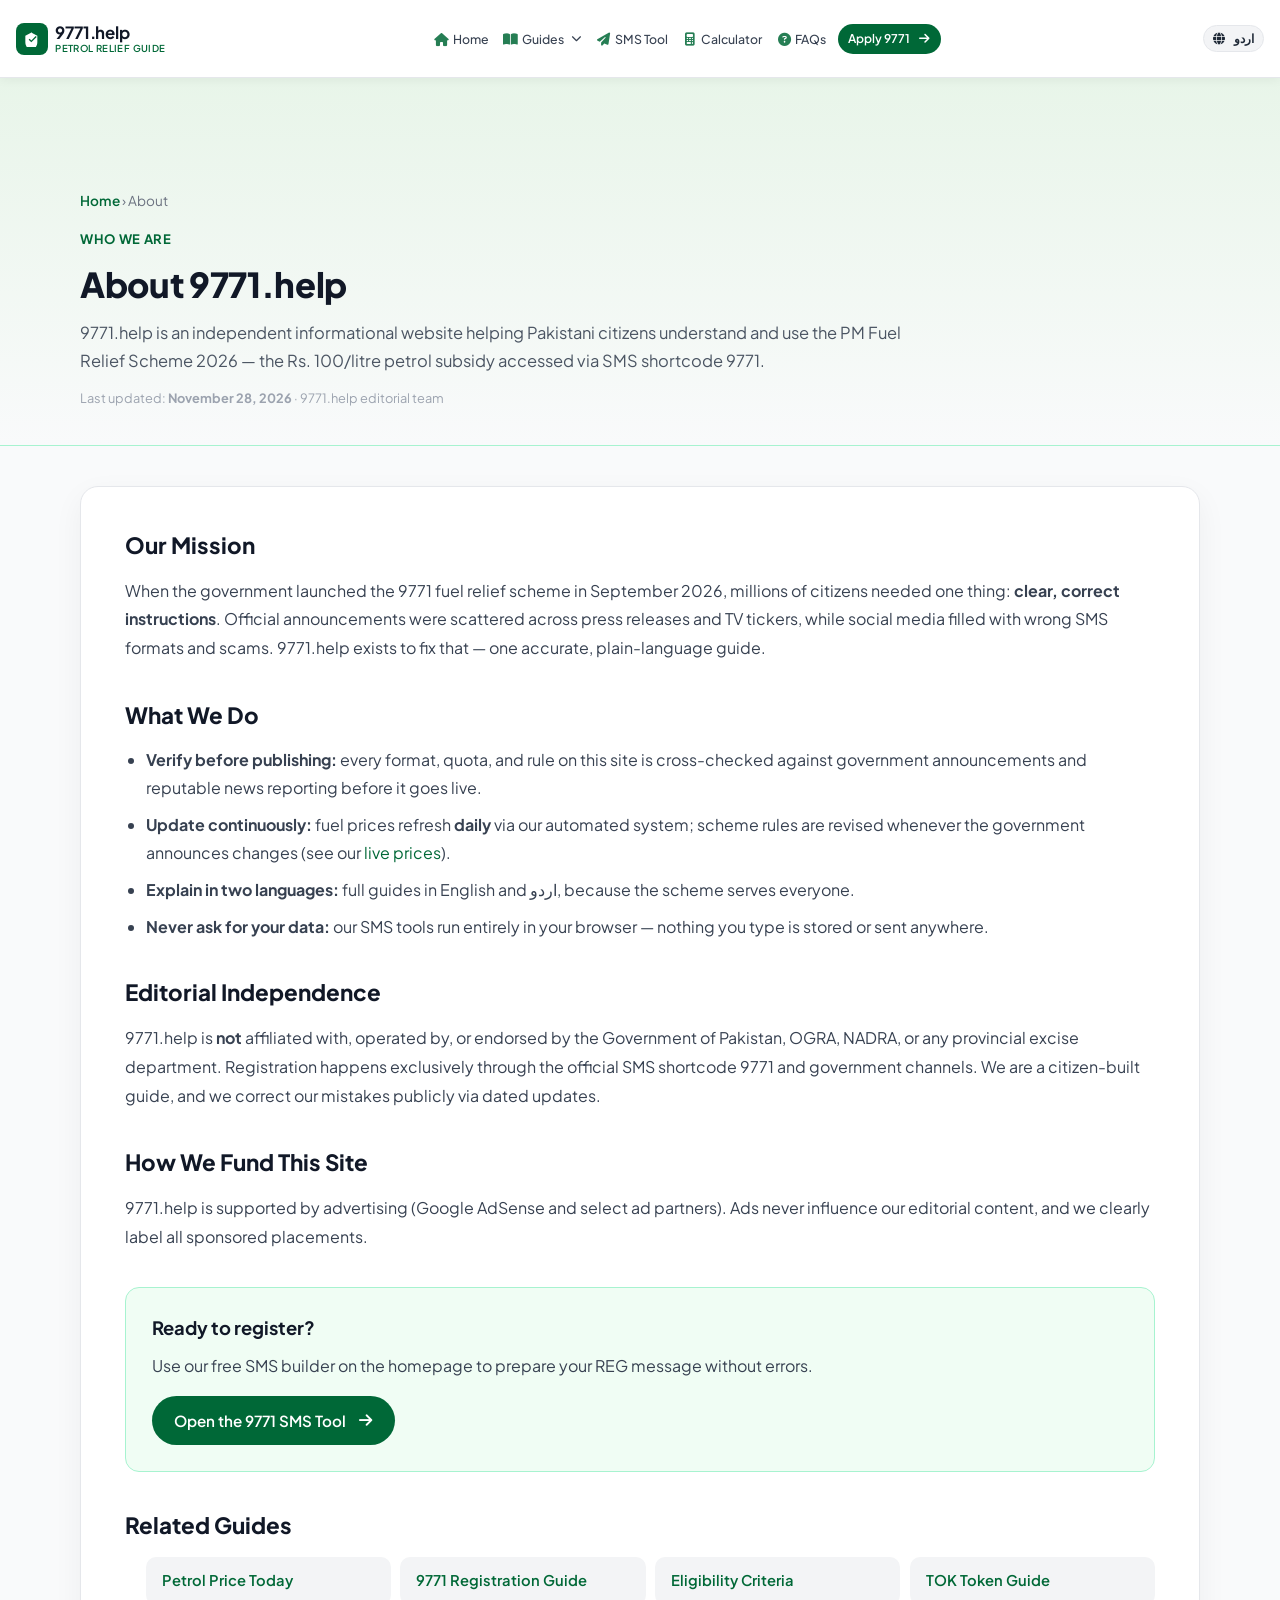
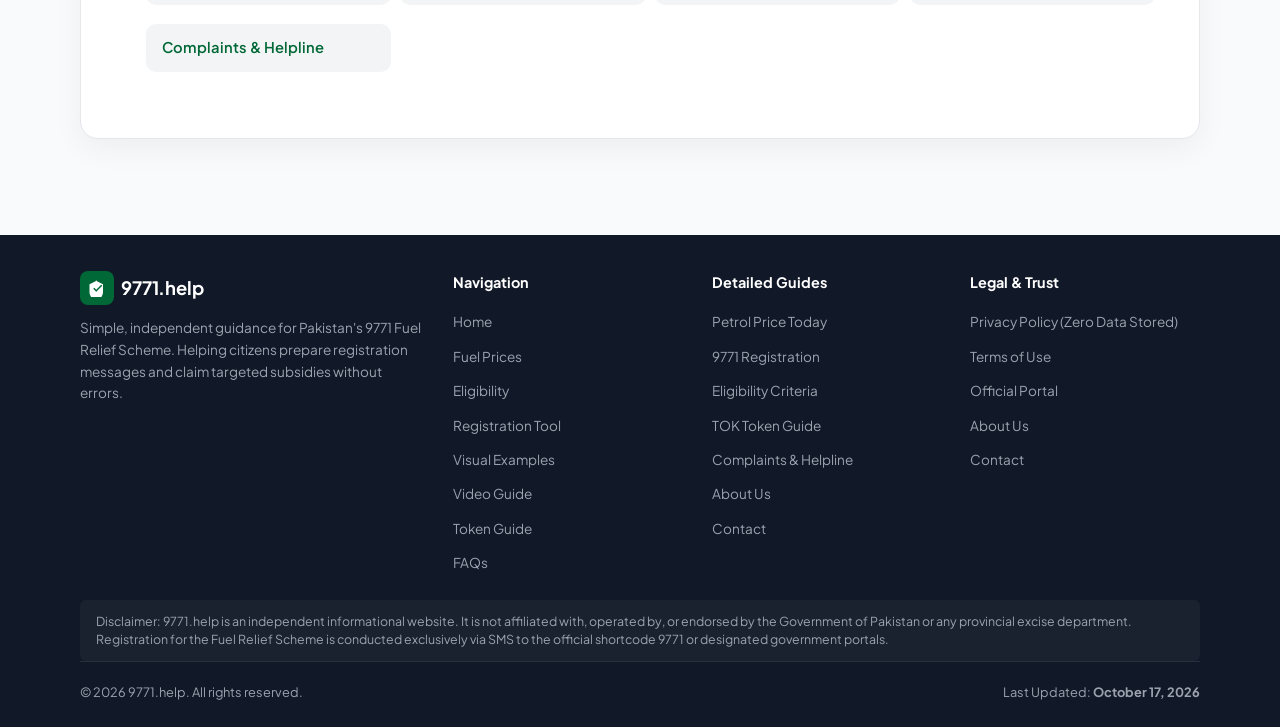
<file: about.html>
<!DOCTYPE html>
<html lang="en" dir="ltr">
<head>
  <meta charset="UTF-8">
  <meta name="viewport" content="width=device-width, initial-scale=1.0">
  <title>About 9771.help: Independent Fuel Relief Guide</title>
  <meta name="title" content="About 9771.help: Independent Fuel Relief Guide">
  <meta name="description" content="9771.help is an independent guide to Pakistan's 9771 Fuel Relief Scheme. Learn our mission, editorial process & why citizens trust us.">
  <meta name="robots" content="index, follow">
  <meta name="author" content="9771 Help">
  <link rel="canonical" href="https://9771.help/about">
  <meta property="og:type" content="article">
  <meta property="article:published_time" content="2026-10-17T10:00:00+05:00">
  <meta property="article:modified_time" content="2026-10-17T10:00:00+05:00">
  <meta property="og:url" content="https://9771.help/about">
  <meta property="og:title" content="About 9771.help: Independent Fuel Relief Guide">
  <meta property="og:description" content="9771.help is an independent guide to Pakistan's 9771 Fuel Relief Scheme. Learn our mission, editorial process & why citizens trust us.">
  <meta property="og:site_name" content="9771 Help">
  <meta property="og:locale" content="en_PK">
  <meta property="og:image" content="https://9771.help/assets/pm-fuel-relief-guide.jpg">
  <meta property="og:image:width" content="1200">
  <meta property="og:image:height" content="675">
  <meta name="twitter:card" content="summary_large_image">
  <meta name="twitter:title" content="About 9771.help: Independent Fuel Relief Guide">
  <meta name="twitter:description" content="9771.help is an independent guide to Pakistan's 9771 Fuel Relief Scheme. Learn our mission, editorial process & why citizens trust us.">
  <meta name="twitter:image" content="https://9771.help/assets/pm-fuel-relief-guide.jpg">
  <link rel="icon" type="image/svg+xml" href="data:image/svg+xml,<svg xmlns='http://www.w3.org/2000/svg' viewBox='0 0 100 100'><rect width='100' height='100' rx='20' fill='%23006837'/><text x='50%' y='63%' font-size='38' font-weight='700' font-family='sans-serif' fill='%23FFFFFF' text-anchor='middle'>9771</text></svg>">
  <script async src="https://pagead2.googlesyndication.com/pagead/js/adsbygoogle.js?client=ca-pub-4079218117577873" crossorigin="anonymous"></script>
  <link rel="preconnect" href="https://fonts.googleapis.com">
  <link rel="preconnect" href="https://fonts.gstatic.com" crossorigin>
  <link rel="stylesheet" href="https://fonts.googleapis.com/css2?family=Plus+Jakarta+Sans:wght@400;500;600;700&family=Noto+Nastaliq+Urdu:wght@400;600;700&display=swap" media="print" onload="this.media='all'">
  <link rel="stylesheet" href="https://cdnjs.cloudflare.com/ajax/libs/font-awesome/6.5.1/css/all.min.css" crossorigin="anonymous" referrerpolicy="no-referrer">
  <link rel="stylesheet" href="/css/style.css?v=3.4">
  <script type="application/ld+json">
{
    "@context": "https://schema.org",
    "@graph": [
      {
        "@type": "BreadcrumbList",
        "itemListElement": [
          {"@type": "ListItem", "position": 1, "name": "Home", "item": "https://9771.help/"},
          {"@type": "ListItem", "position": 2, "name": "About", "item": "https://9771.help/about"}
        ]
      },
      {
        "@type": "Article",
        "headline": "About 9771.help",
        "description": "9771.help is an independent guide to Pakistan's 9771 Fuel Relief Scheme. Learn our mission, editorial process & why citizens trust us.",
        "author": {"@type": "Organization", "name": "9771 Help", "url": "https://9771.help/"},
        "publisher": {"@type": "Organization", "name": "9771 Help", "url": "https://9771.help/"},
        "datePublished": "2026-10-17T10:00:00+05:00",
        "dateModified": "2026-10-17T10:00:00+05:00",
        "mainEntityOfPage": "https://9771.help/about"
      }
    ]
  }
  </script>
</head>
<body>
  <header class="main-header" id="main-header">
    <div class="container header-inner">
      <a href="/" class="brand-logo" aria-label="9771 Help Homepage">
        <div class="brand-emblem">
          <svg viewBox="0 0 24 24">
            <path d="M12 2L2 7v10c0 5.55 3.84 10.74 9 12 5.16-1.26 9-6.45 9-12V7l-10-5zm-1 15l-4-4 1.41-1.41L11 14.17l6.59-6.59L19 9l-8 8z"/>
          </svg>
        </div>
        <div class="brand-title-wrap">
          <span class="brand-name" data-i18n="brandName">9771.help</span>
          <span class="brand-tag" data-i18n="brandTag">Petrol Relief Guide</span>
        </div>
      </a>

      <!-- Navigation Drawer (Desktop Center, Mobile Dropdown) -->
      <nav class="nav-container" id="main-nav" aria-label="Main Navigation">
        <div class="nav-backdrop" id="nav-backdrop"></div>
        <ul class="nav-links" id="nav-links">
          <li><a href="/" class="nav-link"><span class="nav-icon"><i class="fa-solid fa-house"></i></span> <span data-i18n="navHome">Home</span></a></li>
          <li class="nav-item-dropdown">
            <a href="/#detailed-guides" class="nav-link nav-dropdown-toggle" aria-haspopup="true"><span class="nav-icon"><i class="fa-solid fa-book-open"></i></span> <span data-i18n="navGuides">Guides</span> <i class="fa-solid fa-chevron-down dropdown-caret"></i></a>
            <ul class="nav-dropdown">
              <li><a href="/petrol-prices"><i class="fa-solid fa-gas-pump"></i> <span data-i18n="navFuelPrices">Petrol Prices</span></a></li>
              <li><a href="/registration"><i class="fa-solid fa-paper-plane"></i> <span data-i18n="navRegistration">Registration</span></a></li>
              <li><a href="/eligibility"><i class="fa-solid fa-motorcycle"></i> <span data-i18n="navEligibility">Eligibility</span></a></li>
              <li><a href="/token"><i class="fa-solid fa-ticket"></i> <span data-i18n="navTok">TOK Token</span></a></li>
              <li><a href="/complaints"><i class="fa-solid fa-headset"></i> <span data-i18n="navComplaints">Complaints</span></a></li>
            </ul>
          </li>
          <li><a href="/#sms-tool" class="nav-link"><span class="nav-icon"><i class="fa-solid fa-paper-plane"></i></span> <span data-i18n="navSmsTool">SMS Tool</span></a></li>
          <li><a href="/#calculator" class="nav-link"><span class="nav-icon"><i class="fa-solid fa-calculator"></i></span> <span data-i18n="navCalculator">Calculator</span></a></li>
          <li><a href="/#faqs" class="nav-link"><span class="nav-icon"><i class="fa-solid fa-circle-question"></i></span> <span data-i18n="navFaq">FAQs</span></a></li>
          <li class="nav-cta-item"><a href="/#sms-tool" class="nav-cta-btn"><span data-i18n="navApplyBtn">Apply 9771</span> <i class="fa-solid fa-arrow-right" style="margin-left: 5px;"></i></a></li>
        </ul>
      </nav>

      <!-- Header Actions (Animated Mobile Toggle) -->
      <div class="header-right-actions">
        <button type="button" class="lang-switch-btn" id="lang-switch-btn" aria-label="Toggle language">
          <i class="fa-solid fa-globe" style="margin-right: 5px;"></i><span data-i18n="langSwitchBtn">اردو</span>
        </button>

        <button type="button" class="mobile-nav-toggle" id="mobile-nav-toggle" aria-label="Toggle navigation menu" aria-expanded="false">
          <span class="bar bar-1"></span>
          <span class="bar bar-2"></span>
          <span class="bar bar-3"></span>
        </button>
      </div>
    </div>
  </header>

  <main id="top">
    <section class="page-hero">
      <div class="container">
        <div class="page-hero-grid page-hero-solo">
          <div>
            <nav class="breadcrumb" aria-label="Breadcrumb"><a href="/" data-i18n="navHome">Home</a> <span aria-hidden="true">›</span> <span data-i18n="ab_b001">About</span></nav>
            <span class="section-tag" data-i18n="ab_b002">Who We Are</span>
            <h1 class="page-title" data-i18n="ab_b003">About 9771.help</h1>
            <p class="page-intro" data-i18n="ab_b004">9771.help is an independent informational website helping Pakistani citizens understand and use the PM Fuel Relief Scheme 2026 — the Rs. 100/litre petrol subsidy accessed via SMS shortcode 9771.</p>
            <p class="page-updated" data-i18n-html="ab_b005">Last updated: <strong id="last-updated-date">October 17, 2026</strong> · 9771.help editorial team</p>
          </div>
          
        </div>
      </div>
    </section>
    <section class="section-wrapper page-body-wrap">
      <div class="container">
        <article class="page-article">

        <h2 data-i18n="ab_b006">Our Mission</h2>
        <p data-i18n-html="ab_b010">When the government launched the 9771 fuel relief scheme in September 2026, millions of citizens needed one thing: <strong>clear, correct instructions</strong>. Official announcements were scattered across press releases and TV tickers, while social media filled with wrong SMS formats and scams. 9771.help exists to fix that — one accurate, plain-language guide.</p>
        <h2 data-i18n="ab_b007">What We Do</h2>
        <ul>
          <li data-i18n-html="ab_b013"><strong>Verify before publishing:</strong> every format, quota, and rule on this site is cross-checked against government announcements and reputable news reporting before it goes live.</li>
          <li data-i18n-html="ab_b014"><strong>Update continuously:</strong> fuel prices refresh <strong>daily</strong> via our automated system; scheme rules are revised whenever the government announces changes (see our <a href="/petrol-prices" style="color:#006837;">live prices</a>).</li>
          <li data-i18n-html="ab_b015"><strong>Explain in two languages:</strong> full guides in English and اردو, because the scheme serves everyone.</li>
          <li data-i18n-html="ab_b016"><strong>Never ask for your data:</strong> our SMS tools run entirely in your browser — nothing you type is stored or sent anywhere.</li>
        </ul>
        <h2 data-i18n="ab_b008">Editorial Independence</h2>
        <p data-i18n-html="ab_b011">9771.help is <strong>not</strong> affiliated with, operated by, or endorsed by the Government of Pakistan, OGRA, NADRA, or any provincial excise department. Registration happens exclusively through the official SMS shortcode 9771 and government channels. We are a citizen-built guide, and we correct our mistakes publicly via dated updates.</p>
        <h2 data-i18n="ab_b009">How We Fund This Site</h2>
        <p data-i18n="ab_b012">9771.help is supported by advertising (Google AdSense and select ad partners). Ads never influence our editorial content, and we clearly label all sponsored placements.</p>
        <div class="page-cta">
          <h3 data-i18n="ctaTitle">Ready to register?</h3>
          <p data-i18n="ctaDesc">Use our free SMS builder on the homepage to prepare your REG message without errors.</p>
          <a href="/#sms-tool" class="btn-primary" style="display:inline-flex;" data-i18n-html="ctaBtn">Open the 9771 SMS Tool <i class="fa-solid fa-arrow-right" style="margin-left:6px;"></i></a>
        </div>
        <h2 data-i18n="relatedGuides">Related Guides</h2>
        <ul class="related-list"><li><a href="/petrol-prices" data-i18n="rel_prices">Petrol Price Today</a></li><li><a href="/registration" data-i18n="rel_registration">9771 Registration Guide</a></li><li><a href="/eligibility" data-i18n="rel_eligibility">Eligibility Criteria</a></li><li><a href="/token" data-i18n="rel_token">TOK Token Guide</a></li><li><a href="/complaints" data-i18n="rel_complaints">Complaints & Helpline</a></li></ul>
        </article>
      </div>
    </section>
  </main>
  <footer class="main-footer">
    <div class="container">
      <div class="footer-grid">
        <div>
          <div class="brand-logo" style="margin-bottom: 0.5rem;">
            <div class="brand-emblem" style="width: 34px; height: 34px;">
              <svg viewBox="0 0 24 24" style="width: 18px; height: 18px;"><path d="M12 2L2 7v10c0 5.55 3.84 10.74 9 12 5.16-1.26 9-6.45 9-12V7l-10-5zm-1 15l-4-4 1.41-1.41L11 14.17l6.59-6.59L19 9l-8 8z"/></svg>
            </div>
            <span class="brand-name" style="font-size: 1.15rem; color: #FFF;">9771.help</span>
          </div>
          <p class="footer-brand-desc" data-i18n="footerDesc">
            Simple, independent guidance for Pakistan's 9771 Fuel Relief Scheme. Helping citizens prepare registration messages and claim targeted subsidies without errors.
          </p>
        </div>

        <div>
          <h4 class="footer-heading" data-i18n="footerNavHeading">Navigation</h4>
          <ul class="footer-links">
            <li><a href="/#top" class="footer-link" data-i18n="footerHome">Home</a></li>
            <li><a href="/#fuel-prices" class="footer-link" data-i18n="navFuelPrices">Fuel Prices</a></li>
            <li><a href="/#eligibility" class="footer-link" data-i18n="navEligibility">Eligibility</a></li>
            <li><a href="/#sms-tool" class="footer-link" data-i18n="navSmsTool">Registration Tool</a></li>
            <li><a href="/#visual-examples" class="footer-link" data-i18n="navVisualGuide">Visual Examples</a></li>
            <li><a href="/#video-guide" class="footer-link" data-i18n="navVideo">Video Guide</a></li>
            <li><a href="/#roadmap" class="footer-link" data-i18n="navTokenGuide">Token Guide</a></li>
            <li><a href="/#faqs" class="footer-link" data-i18n="navFaq">FAQs</a></li>
          </ul>
        </div>

        <div>
          <h4 class="footer-heading" data-i18n="footerGuidesHeading">Detailed Guides</h4>
          <ul class="footer-links">
            <li><a href="/petrol-prices" class="footer-link" data-i18n="rel_prices">Petrol Price Today</a></li>
            <li><a href="/registration" class="footer-link" data-i18n="rel_registration">9771 Registration</a></li>
            <li><a href="/eligibility" class="footer-link" data-i18n="rel_eligibility">Eligibility Criteria</a></li>
            <li><a href="/token" class="footer-link" data-i18n="rel_token">TOK Token Guide</a></li>
            <li><a href="/complaints" class="footer-link" data-i18n="rel_complaints">Complaints & Helpline</a></li>
            <li><a href="/about" class="footer-link" data-i18n="rel_about">About Us</a></li>
            <li><a href="/contact" class="footer-link" data-i18n="rel_contact">Contact</a></li>
          </ul>
        </div>

        <div>
          <h4 class="footer-heading" data-i18n="footerLegalHeading">Legal & Trust</h4>
          <ul class="footer-links">
            <li><a href="/#safety" class="footer-link" data-i18n="footerPrivacy">Privacy Policy (Zero Data Stored)</a></li>
            <li><a href="/#faqs" class="footer-link" data-i18n="footerTerms">Terms of Use</a></li>
            <li><a href="/#official-portal" class="footer-link" data-i18n="footerDisclaimer">Official Portal</a></li>
            <li><a href="/about" class="footer-link" data-i18n="rel_about">About Us</a></li>
            <li><a href="/contact" class="footer-link" data-i18n="rel_contact">Contact</a></li>
          </ul>
        </div>
      </div>

      <div class="footer-legal-notice" data-i18n="footerFullDisclaimer">
        Disclaimer: 9771.help is an independent informational website. It is not affiliated with, operated by, or endorsed by the Government of Pakistan or any provincial excise department. Registration for the Fuel Relief Scheme is conducted exclusively via SMS to the official shortcode 9771 or designated government portals.
      </div>

      <div class="footer-bottom">
        <span data-i18n="footerCopyright">© 2026 9771.help. All rights reserved.</span>
        <span><span data-i18n="lastUpdatedText">Last Updated:</span> <strong id="last-updated-date">October 17, 2026</strong></span>
      </div>
    </div>
  </footer>

  <!-- STICKY MOBILE ACTION BAR -->
  <aside class="sticky-mobile-bar" aria-label="Mobile quick actions">
    <a href="/#sms-tool" class="sticky-btn-apply">
      <i class="fa-solid fa-paper-plane" style="margin-right: 6px;"></i> <span data-i18n="stickyApply">Prepare SMS</span>
    </a>
    <button type="button" class="sticky-btn-tok trigger-tok-action">
      <i class="fa-solid fa-gas-pump" style="margin-right: 6px;"></i> <span data-i18n="stickyTok">Send TOK</span>
    </button>
  </aside>

  <!-- DESKTOP SMS MODAL FALLBACK -->
  <div class="modal-backdrop" id="sms-modal" role="dialog" aria-modal="true" aria-labelledby="modal-title">
    <div class="modal-card">
      <button type="button" class="modal-close-btn" id="modal-close-btn" aria-label="Close modal">&times;</button>
      <h3 id="modal-title" style="font-size: 1.25rem; font-weight: 700; color: #111827; margin-bottom: 0.75rem;" data-i18n="modalTitle">
        How to Send Your SMS
      </h3>
      <p style="font-size: 0.9rem; color: #4B5563; margin-bottom: 1rem;" data-i18n="modalInstruction">
        Copy the pre-formatted text below and send it via your phone's SMS app to shortcode 9771:
      </p>
      <div style="background: #F3F4F6; border: 1px solid #E5E7EB; border-radius: 8px; padding: 1rem; font-family: monospace; font-size: 1.15rem; color: #006837; font-weight: 700; margin-bottom: 1.25rem; word-break: break-all;" id="modal-sms-text">
        REG
      </div>
      <button type="button" class="btn-primary" id="modal-copy-btn" style="width: 100%; justify-content: center;" data-i18n="modalBtnCopy">
        Copy Message & Close
      </button>
    </div>
  </div>

  <!-- TOAST NOTIFICATION CONTAINER -->
  <div class="toast-container" id="toast-container" aria-live="polite"></div>

  <script src="/js/app.js?v=3.1"></script>
</body>
</html>
</file>
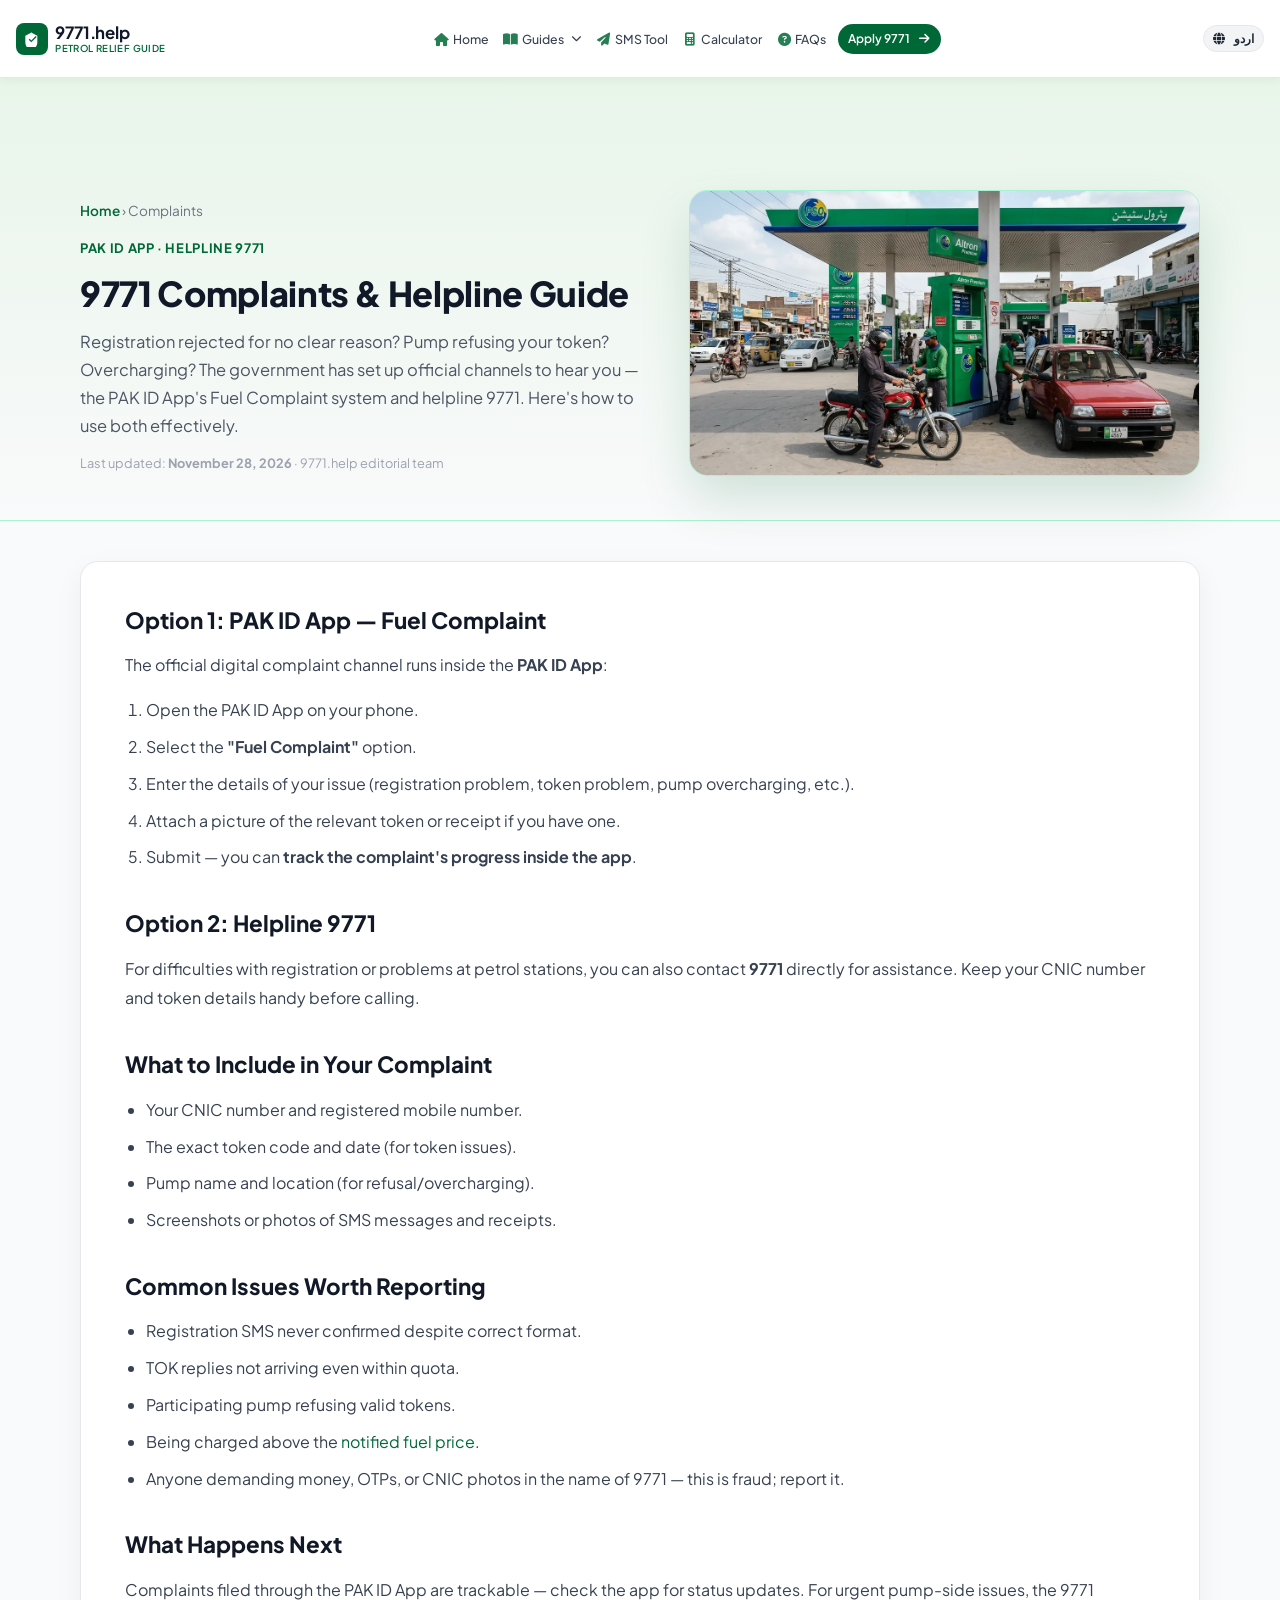
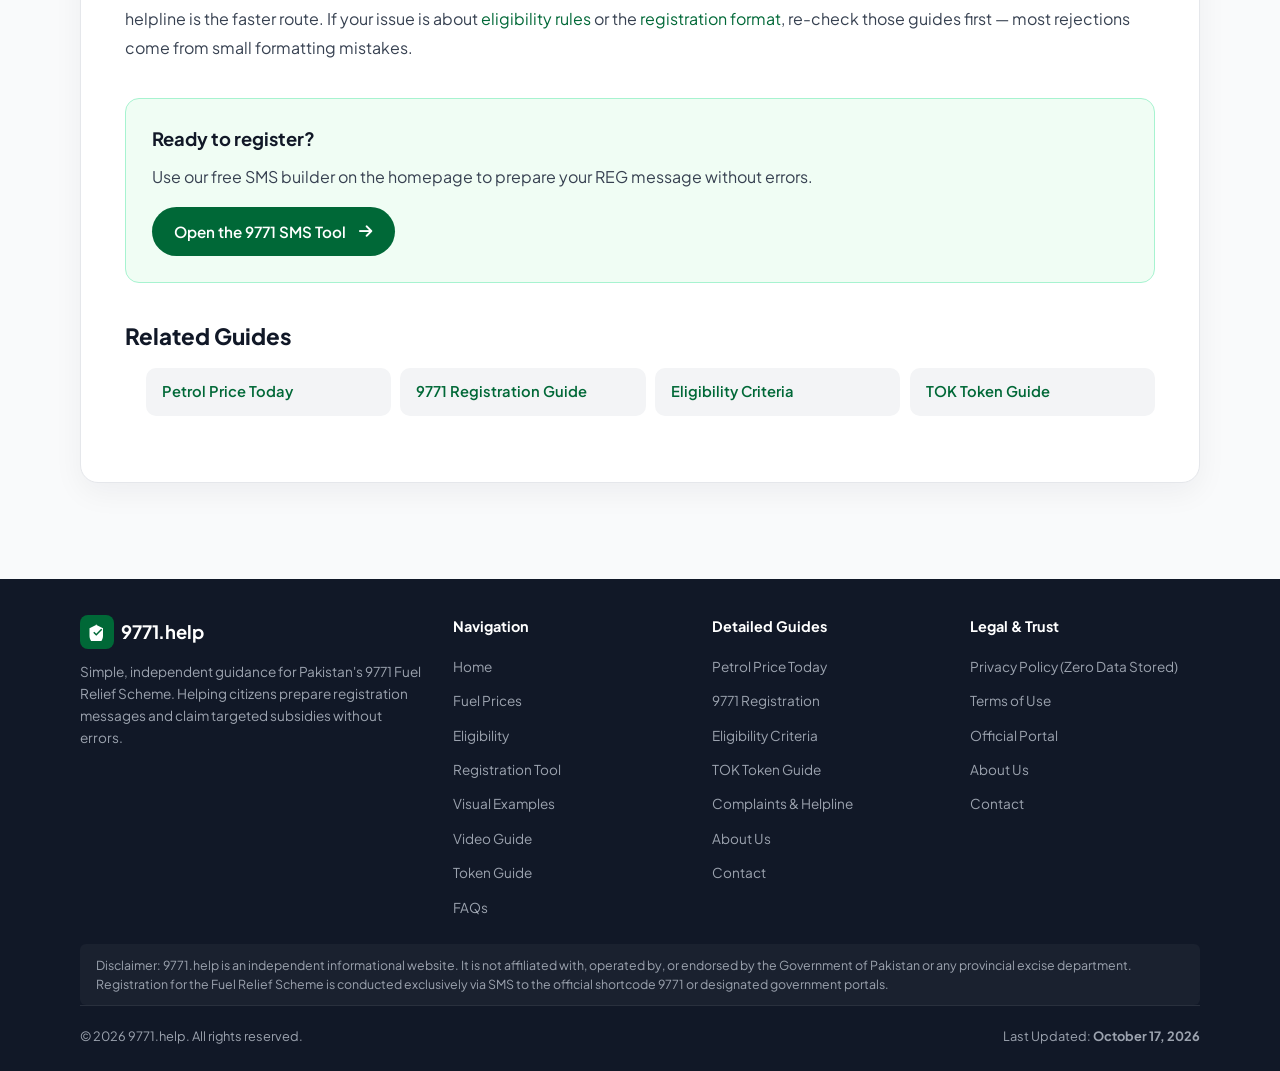
<file: complaints.html>
<!DOCTYPE html>
<html lang="en" dir="ltr">
<head>
  <meta charset="UTF-8">
  <meta name="viewport" content="width=device-width, initial-scale=1.0">
  <title>9771 Complaint: PAK ID App & Helpline Guide</title>
  <meta name="title" content="9771 Complaint: PAK ID App & Helpline Guide">
  <meta name="description" content="Facing 9771 registration or token issues? File a Fuel Complaint via PAK ID App or call helpline 9771. Step-by-step complaint tracking guide.">
  <meta name="robots" content="index, follow">
  <meta name="author" content="9771 Help">
  <link rel="canonical" href="https://9771.help/complaints">
  <meta property="og:type" content="article">
  <meta property="article:published_time" content="2026-10-17T10:00:00+05:00">
  <meta property="article:modified_time" content="2026-10-17T10:00:00+05:00">
  <meta property="og:url" content="https://9771.help/complaints">
  <meta property="og:title" content="9771 Complaint: PAK ID App & Helpline Guide">
  <meta property="og:description" content="Facing 9771 registration or token issues? File a Fuel Complaint via PAK ID App or call helpline 9771. Step-by-step complaint tracking guide.">
  <meta property="og:site_name" content="9771 Help">
  <meta property="og:locale" content="en_PK">
  <meta property="og:image" content="https://9771.help/assets/hero_fuel_station.jpg">
  <meta property="og:image:width" content="1200">
  <meta property="og:image:height" content="675">
  <meta name="twitter:card" content="summary_large_image">
  <meta name="twitter:title" content="9771 Complaint: PAK ID App & Helpline Guide">
  <meta name="twitter:description" content="Facing 9771 registration or token issues? File a Fuel Complaint via PAK ID App or call helpline 9771. Step-by-step complaint tracking guide.">
  <meta name="twitter:image" content="https://9771.help/assets/hero_fuel_station.jpg">
  <link rel="icon" type="image/svg+xml" href="data:image/svg+xml,<svg xmlns='http://www.w3.org/2000/svg' viewBox='0 0 100 100'><rect width='100' height='100' rx='20' fill='%23006837'/><text x='50%' y='63%' font-size='38' font-weight='700' font-family='sans-serif' fill='%23FFFFFF' text-anchor='middle'>9771</text></svg>">
  <script async src="https://pagead2.googlesyndication.com/pagead/js/adsbygoogle.js?client=ca-pub-4079218117577873" crossorigin="anonymous"></script>
  <link rel="preconnect" href="https://fonts.googleapis.com">
  <link rel="preconnect" href="https://fonts.gstatic.com" crossorigin>
  <link rel="stylesheet" href="https://fonts.googleapis.com/css2?family=Plus+Jakarta+Sans:wght@400;500;600;700&family=Noto+Nastaliq+Urdu:wght@400;600;700&display=swap" media="print" onload="this.media='all'">
  <link rel="preload" as="image" href="/assets/hero_fuel_station.webp">
  <link rel="stylesheet" href="https://cdnjs.cloudflare.com/ajax/libs/font-awesome/6.5.1/css/all.min.css" crossorigin="anonymous" referrerpolicy="no-referrer">
  <link rel="stylesheet" href="/css/style.css?v=3.4">
  <script type="application/ld+json">
{
    "@context": "https://schema.org",
    "@graph": [
      {
        "@type": "BreadcrumbList",
        "itemListElement": [
          {"@type": "ListItem", "position": 1, "name": "Home", "item": "https://9771.help/"},
          {"@type": "ListItem", "position": 2, "name": "Complaints", "item": "https://9771.help/complaints"}
        ]
      },
      {
        "@type": "Article",
        "headline": "9771 Complaints & Helpline Guide",
        "description": "Facing 9771 registration or token issues? File a Fuel Complaint via PAK ID App or call helpline 9771. Step-by-step complaint tracking guide.",
        "author": {"@type": "Organization", "name": "9771 Help", "url": "https://9771.help/"},
        "publisher": {"@type": "Organization", "name": "9771 Help", "url": "https://9771.help/"},
        "datePublished": "2026-10-17T10:00:00+05:00",
        "dateModified": "2026-10-17T10:00:00+05:00",
        "mainEntityOfPage": "https://9771.help/complaints"
      }
    ]
  }
  </script>
</head>
<body>
  <header class="main-header" id="main-header">
    <div class="container header-inner">
      <a href="/" class="brand-logo" aria-label="9771 Help Homepage">
        <div class="brand-emblem">
          <svg viewBox="0 0 24 24">
            <path d="M12 2L2 7v10c0 5.55 3.84 10.74 9 12 5.16-1.26 9-6.45 9-12V7l-10-5zm-1 15l-4-4 1.41-1.41L11 14.17l6.59-6.59L19 9l-8 8z"/>
          </svg>
        </div>
        <div class="brand-title-wrap">
          <span class="brand-name" data-i18n="brandName">9771.help</span>
          <span class="brand-tag" data-i18n="brandTag">Petrol Relief Guide</span>
        </div>
      </a>

      <!-- Navigation Drawer (Desktop Center, Mobile Dropdown) -->
      <nav class="nav-container" id="main-nav" aria-label="Main Navigation">
        <div class="nav-backdrop" id="nav-backdrop"></div>
        <ul class="nav-links" id="nav-links">
          <li><a href="/" class="nav-link"><span class="nav-icon"><i class="fa-solid fa-house"></i></span> <span data-i18n="navHome">Home</span></a></li>
          <li class="nav-item-dropdown">
            <a href="/#detailed-guides" class="nav-link nav-dropdown-toggle" aria-haspopup="true"><span class="nav-icon"><i class="fa-solid fa-book-open"></i></span> <span data-i18n="navGuides">Guides</span> <i class="fa-solid fa-chevron-down dropdown-caret"></i></a>
            <ul class="nav-dropdown">
              <li><a href="/petrol-prices"><i class="fa-solid fa-gas-pump"></i> <span data-i18n="navFuelPrices">Petrol Prices</span></a></li>
              <li><a href="/registration"><i class="fa-solid fa-paper-plane"></i> <span data-i18n="navRegistration">Registration</span></a></li>
              <li><a href="/eligibility"><i class="fa-solid fa-motorcycle"></i> <span data-i18n="navEligibility">Eligibility</span></a></li>
              <li><a href="/token"><i class="fa-solid fa-ticket"></i> <span data-i18n="navTok">TOK Token</span></a></li>
              <li><a href="/complaints"><i class="fa-solid fa-headset"></i> <span data-i18n="navComplaints">Complaints</span></a></li>
            </ul>
          </li>
          <li><a href="/#sms-tool" class="nav-link"><span class="nav-icon"><i class="fa-solid fa-paper-plane"></i></span> <span data-i18n="navSmsTool">SMS Tool</span></a></li>
          <li><a href="/#calculator" class="nav-link"><span class="nav-icon"><i class="fa-solid fa-calculator"></i></span> <span data-i18n="navCalculator">Calculator</span></a></li>
          <li><a href="/#faqs" class="nav-link"><span class="nav-icon"><i class="fa-solid fa-circle-question"></i></span> <span data-i18n="navFaq">FAQs</span></a></li>
          <li class="nav-cta-item"><a href="/#sms-tool" class="nav-cta-btn"><span data-i18n="navApplyBtn">Apply 9771</span> <i class="fa-solid fa-arrow-right" style="margin-left: 5px;"></i></a></li>
        </ul>
      </nav>

      <!-- Header Actions (Animated Mobile Toggle) -->
      <div class="header-right-actions">
        <button type="button" class="lang-switch-btn" id="lang-switch-btn" aria-label="Toggle language">
          <i class="fa-solid fa-globe" style="margin-right: 5px;"></i><span data-i18n="langSwitchBtn">اردو</span>
        </button>

        <button type="button" class="mobile-nav-toggle" id="mobile-nav-toggle" aria-label="Toggle navigation menu" aria-expanded="false">
          <span class="bar bar-1"></span>
          <span class="bar bar-2"></span>
          <span class="bar bar-3"></span>
        </button>
      </div>
    </div>
  </header>

  <main id="top">
    <section class="page-hero">
      <div class="container">
        <div class="page-hero-grid">
          <div>
            <nav class="breadcrumb" aria-label="Breadcrumb"><a href="/" data-i18n="navHome">Home</a> <span aria-hidden="true">›</span> <span data-i18n="co_b001">Complaints</span></nav>
            <span class="section-tag" data-i18n="co_b002">PAK ID App · Helpline 9771</span>
            <h1 class="page-title" data-i18n="co_b003">9771 Complaints & Helpline Guide</h1>
            <p class="page-intro" data-i18n="co_b004">Registration rejected for no clear reason? Pump refusing your token? Overcharging? The government has set up official channels to hear you — the PAK ID App's Fuel Complaint system and helpline 9771. Here's how to use both effectively.</p>
            <p class="page-updated" data-i18n-html="co_b005">Last updated: <strong id="last-updated-date">October 17, 2026</strong> · 9771.help editorial team</p>
          </div>
          <div><img class="page-hero-img" src="/assets/hero_fuel_station.webp" alt="Filing a 9771 fuel complaint" fetchpriority="high"></div>
        </div>
      </div>
    </section>
    <section class="section-wrapper page-body-wrap">
      <div class="container">
        <article class="page-article">

        <h2 data-i18n="co_b006">Option 1: PAK ID App — Fuel Complaint</h2>
        <p data-i18n-html="co_b011">The official digital complaint channel runs inside the <strong>PAK ID App</strong>:</p>
        <ol>
          <li data-i18n="co_b014">Open the PAK ID App on your phone.</li>
          <li data-i18n-html="co_b015">Select the <strong>"Fuel Complaint"</strong> option.</li>
          <li data-i18n="co_b016">Enter the details of your issue (registration problem, token problem, pump overcharging, etc.).</li>
          <li data-i18n="co_b017">Attach a picture of the relevant token or receipt if you have one.</li>
          <li data-i18n-html="co_b018">Submit — you can <strong>track the complaint's progress inside the app</strong>.</li>
        </ol>
        <h2 data-i18n="co_b007">Option 2: Helpline 9771</h2>
        <p data-i18n-html="co_b012">For difficulties with registration or problems at petrol stations, you can also contact <strong>9771</strong> directly for assistance. Keep your CNIC number and token details handy before calling.</p>
        <h2 data-i18n="co_b008">What to Include in Your Complaint</h2>
        <ul>
          <li data-i18n="co_b019">Your CNIC number and registered mobile number.</li>
          <li data-i18n="co_b020">The exact token code and date (for token issues).</li>
          <li data-i18n="co_b021">Pump name and location (for refusal/overcharging).</li>
          <li data-i18n="co_b022">Screenshots or photos of SMS messages and receipts.</li>
        </ul>
        <h2 data-i18n="co_b009">Common Issues Worth Reporting</h2>
        <ul>
          <li data-i18n="co_b023">Registration SMS never confirmed despite correct format.</li>
          <li data-i18n="co_b024">TOK replies not arriving even within quota.</li>
          <li data-i18n="co_b025">Participating pump refusing valid tokens.</li>
          <li data-i18n-html="co_b026">Being charged above the <a href="/petrol-prices" style="color:#006837;">notified fuel price</a>.</li>
          <li data-i18n="co_b027">Anyone demanding money, OTPs, or CNIC photos in the name of 9771 — this is fraud; report it.</li>
        </ul>
        <h2 data-i18n="co_b010">What Happens Next</h2>
        <p data-i18n-html="co_b013">Complaints filed through the PAK ID App are trackable — check the app for status updates. For urgent pump-side issues, the 9771 helpline is the faster route. If your issue is about <a href="/eligibility" style="color:#006837;">eligibility rules</a> or the <a href="/registration" style="color:#006837;">registration format</a>, re-check those guides first — most rejections come from small formatting mistakes.</p>
        <div class="page-cta">
          <h3 data-i18n="ctaTitle">Ready to register?</h3>
          <p data-i18n="ctaDesc">Use our free SMS builder on the homepage to prepare your REG message without errors.</p>
          <a href="/#sms-tool" class="btn-primary" style="display:inline-flex;" data-i18n-html="ctaBtn">Open the 9771 SMS Tool <i class="fa-solid fa-arrow-right" style="margin-left:6px;"></i></a>
        </div>
        <h2 data-i18n="co_b028">Related Guides</h2>
        <ul class="related-list"><li><a href="/petrol-prices" data-i18n="rel_prices">Petrol Price Today</a></li><li><a href="/registration" data-i18n="rel_registration">9771 Registration Guide</a></li><li><a href="/eligibility" data-i18n="rel_eligibility">Eligibility Criteria</a></li><li><a href="/token" data-i18n="rel_token">TOK Token Guide</a></li></ul>
        </article>
      </div>
    </section>
  </main>
  <footer class="main-footer">
    <div class="container">
      <div class="footer-grid">
        <div>
          <div class="brand-logo" style="margin-bottom: 0.5rem;">
            <div class="brand-emblem" style="width: 34px; height: 34px;">
              <svg viewBox="0 0 24 24" style="width: 18px; height: 18px;"><path d="M12 2L2 7v10c0 5.55 3.84 10.74 9 12 5.16-1.26 9-6.45 9-12V7l-10-5zm-1 15l-4-4 1.41-1.41L11 14.17l6.59-6.59L19 9l-8 8z"/></svg>
            </div>
            <span class="brand-name" style="font-size: 1.15rem; color: #FFF;">9771.help</span>
          </div>
          <p class="footer-brand-desc" data-i18n="footerDesc">
            Simple, independent guidance for Pakistan's 9771 Fuel Relief Scheme. Helping citizens prepare registration messages and claim targeted subsidies without errors.
          </p>
        </div>

        <div>
          <h4 class="footer-heading" data-i18n="footerNavHeading">Navigation</h4>
          <ul class="footer-links">
            <li><a href="/#top" class="footer-link" data-i18n="footerHome">Home</a></li>
            <li><a href="/#fuel-prices" class="footer-link" data-i18n="navFuelPrices">Fuel Prices</a></li>
            <li><a href="/#eligibility" class="footer-link" data-i18n="navEligibility">Eligibility</a></li>
            <li><a href="/#sms-tool" class="footer-link" data-i18n="navSmsTool">Registration Tool</a></li>
            <li><a href="/#visual-examples" class="footer-link" data-i18n="navVisualGuide">Visual Examples</a></li>
            <li><a href="/#video-guide" class="footer-link" data-i18n="navVideo">Video Guide</a></li>
            <li><a href="/#roadmap" class="footer-link" data-i18n="navTokenGuide">Token Guide</a></li>
            <li><a href="/#faqs" class="footer-link" data-i18n="navFaq">FAQs</a></li>
          </ul>
        </div>

        <div>
          <h4 class="footer-heading" data-i18n="footerGuidesHeading">Detailed Guides</h4>
          <ul class="footer-links">
            <li><a href="/petrol-prices" class="footer-link" data-i18n="rel_prices">Petrol Price Today</a></li>
            <li><a href="/registration" class="footer-link" data-i18n="rel_registration">9771 Registration</a></li>
            <li><a href="/eligibility" class="footer-link" data-i18n="rel_eligibility">Eligibility Criteria</a></li>
            <li><a href="/token" class="footer-link" data-i18n="rel_token">TOK Token Guide</a></li>
            <li><a href="/complaints" class="footer-link" data-i18n="rel_complaints">Complaints & Helpline</a></li>
            <li><a href="/about" class="footer-link" data-i18n="rel_about">About Us</a></li>
            <li><a href="/contact" class="footer-link" data-i18n="rel_contact">Contact</a></li>
          </ul>
        </div>

        <div>
          <h4 class="footer-heading" data-i18n="footerLegalHeading">Legal & Trust</h4>
          <ul class="footer-links">
            <li><a href="/#safety" class="footer-link" data-i18n="footerPrivacy">Privacy Policy (Zero Data Stored)</a></li>
            <li><a href="/#faqs" class="footer-link" data-i18n="footerTerms">Terms of Use</a></li>
            <li><a href="/#official-portal" class="footer-link" data-i18n="footerDisclaimer">Official Portal</a></li>
            <li><a href="/about" class="footer-link" data-i18n="rel_about">About Us</a></li>
            <li><a href="/contact" class="footer-link" data-i18n="rel_contact">Contact</a></li>
          </ul>
        </div>
      </div>

      <div class="footer-legal-notice" data-i18n="footerFullDisclaimer">
        Disclaimer: 9771.help is an independent informational website. It is not affiliated with, operated by, or endorsed by the Government of Pakistan or any provincial excise department. Registration for the Fuel Relief Scheme is conducted exclusively via SMS to the official shortcode 9771 or designated government portals.
      </div>

      <div class="footer-bottom">
        <span data-i18n="footerCopyright">© 2026 9771.help. All rights reserved.</span>
        <span><span data-i18n="lastUpdatedText">Last Updated:</span> <strong id="last-updated-date">October 17, 2026</strong></span>
      </div>
    </div>
  </footer>

  <!-- STICKY MOBILE ACTION BAR -->
  <aside class="sticky-mobile-bar" aria-label="Mobile quick actions">
    <a href="/#sms-tool" class="sticky-btn-apply">
      <i class="fa-solid fa-paper-plane" style="margin-right: 6px;"></i> <span data-i18n="stickyApply">Prepare SMS</span>
    </a>
    <button type="button" class="sticky-btn-tok trigger-tok-action">
      <i class="fa-solid fa-gas-pump" style="margin-right: 6px;"></i> <span data-i18n="stickyTok">Send TOK</span>
    </button>
  </aside>

  <!-- DESKTOP SMS MODAL FALLBACK -->
  <div class="modal-backdrop" id="sms-modal" role="dialog" aria-modal="true" aria-labelledby="modal-title">
    <div class="modal-card">
      <button type="button" class="modal-close-btn" id="modal-close-btn" aria-label="Close modal">&times;</button>
      <h3 id="modal-title" style="font-size: 1.25rem; font-weight: 700; color: #111827; margin-bottom: 0.75rem;" data-i18n="modalTitle">
        How to Send Your SMS
      </h3>
      <p style="font-size: 0.9rem; color: #4B5563; margin-bottom: 1rem;" data-i18n="modalInstruction">
        Copy the pre-formatted text below and send it via your phone's SMS app to shortcode 9771:
      </p>
      <div style="background: #F3F4F6; border: 1px solid #E5E7EB; border-radius: 8px; padding: 1rem; font-family: monospace; font-size: 1.15rem; color: #006837; font-weight: 700; margin-bottom: 1.25rem; word-break: break-all;" id="modal-sms-text">
        REG
      </div>
      <button type="button" class="btn-primary" id="modal-copy-btn" style="width: 100%; justify-content: center;" data-i18n="modalBtnCopy">
        Copy Message & Close
      </button>
    </div>
  </div>

  <!-- TOAST NOTIFICATION CONTAINER -->
  <div class="toast-container" id="toast-container" aria-live="polite"></div>

  <script src="/js/app.js?v=3.1"></script>
</body>
</html>
</file>
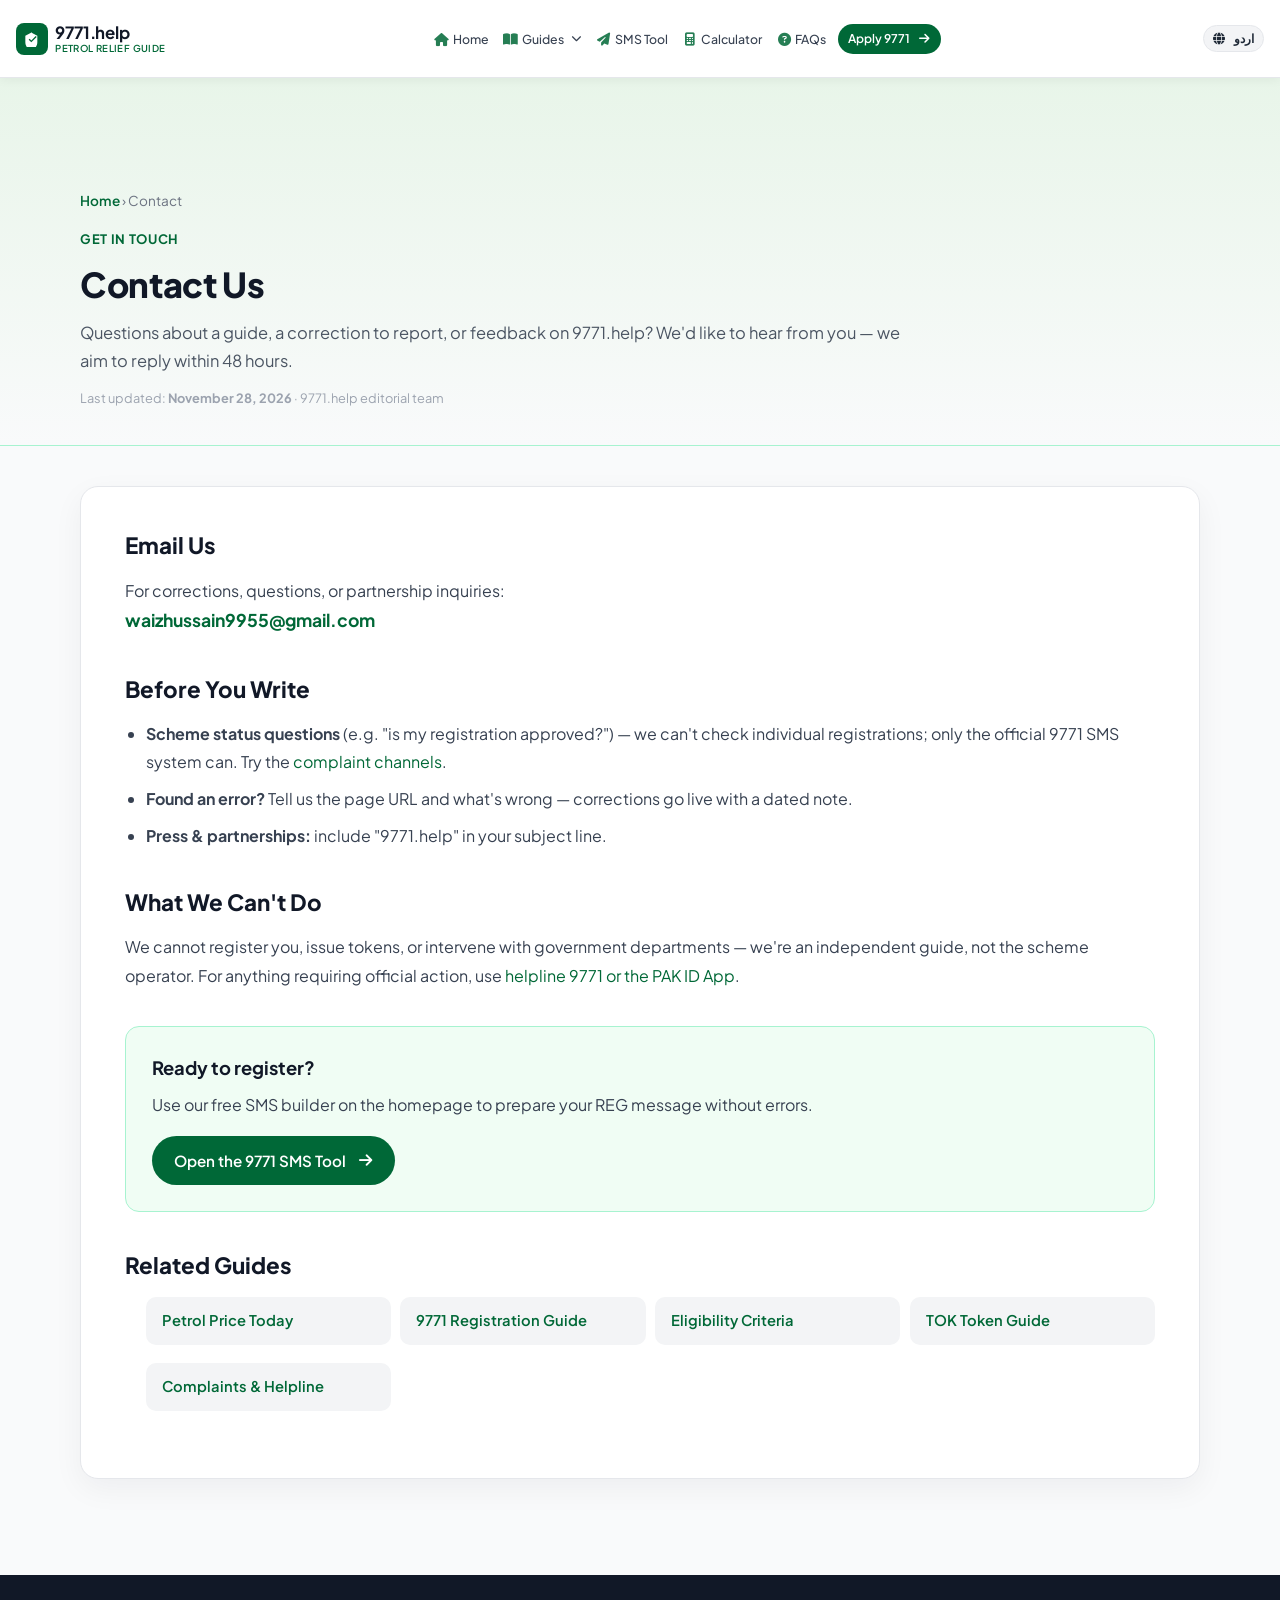
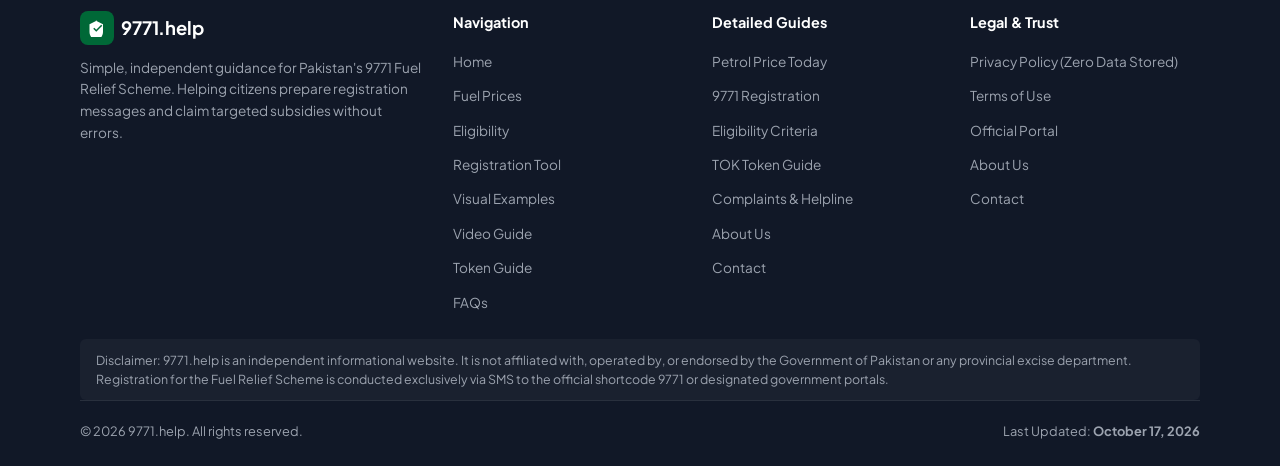
<file: contact.html>
<!DOCTYPE html>
<html lang="en" dir="ltr">
<head>
  <meta charset="UTF-8">
  <meta name="viewport" content="width=device-width, initial-scale=1.0">
  <title>Contact 9771.help: Questions & Feedback</title>
  <meta name="title" content="Contact 9771.help: Questions & Feedback">
  <meta name="description" content="Contact the 9771.help team with questions or feedback about the 9771 Fuel Relief Scheme guides. We reply within 48 hours.">
  <meta name="robots" content="index, follow">
  <meta name="author" content="9771 Help">
  <link rel="canonical" href="https://9771.help/contact">
  <meta property="og:type" content="article">
  <meta property="article:published_time" content="2026-10-17T10:00:00+05:00">
  <meta property="article:modified_time" content="2026-10-17T10:00:00+05:00">
  <meta property="og:url" content="https://9771.help/contact">
  <meta property="og:title" content="Contact 9771.help: Questions & Feedback">
  <meta property="og:description" content="Contact the 9771.help team with questions or feedback about the 9771 Fuel Relief Scheme guides. We reply within 48 hours.">
  <meta property="og:site_name" content="9771 Help">
  <meta property="og:locale" content="en_PK">
  <meta property="og:image" content="https://9771.help/assets/pm-fuel-relief-guide.jpg">
  <meta property="og:image:width" content="1200">
  <meta property="og:image:height" content="675">
  <meta name="twitter:card" content="summary_large_image">
  <meta name="twitter:title" content="Contact 9771.help: Questions & Feedback">
  <meta name="twitter:description" content="Contact the 9771.help team with questions or feedback about the 9771 Fuel Relief Scheme guides. We reply within 48 hours.">
  <meta name="twitter:image" content="https://9771.help/assets/pm-fuel-relief-guide.jpg">
  <link rel="icon" type="image/svg+xml" href="data:image/svg+xml,<svg xmlns='http://www.w3.org/2000/svg' viewBox='0 0 100 100'><rect width='100' height='100' rx='20' fill='%23006837'/><text x='50%' y='63%' font-size='38' font-weight='700' font-family='sans-serif' fill='%23FFFFFF' text-anchor='middle'>9771</text></svg>">
  <script async src="https://pagead2.googlesyndication.com/pagead/js/adsbygoogle.js?client=ca-pub-4079218117577873" crossorigin="anonymous"></script>
  <link rel="preconnect" href="https://fonts.googleapis.com">
  <link rel="preconnect" href="https://fonts.gstatic.com" crossorigin>
  <link rel="stylesheet" href="https://fonts.googleapis.com/css2?family=Plus+Jakarta+Sans:wght@400;500;600;700&family=Noto+Nastaliq+Urdu:wght@400;600;700&display=swap" media="print" onload="this.media='all'">
  <link rel="stylesheet" href="https://cdnjs.cloudflare.com/ajax/libs/font-awesome/6.5.1/css/all.min.css" crossorigin="anonymous" referrerpolicy="no-referrer">
  <link rel="stylesheet" href="/css/style.css?v=3.4">
  <script type="application/ld+json">
{
    "@context": "https://schema.org",
    "@graph": [
      {
        "@type": "BreadcrumbList",
        "itemListElement": [
          {"@type": "ListItem", "position": 1, "name": "Home", "item": "https://9771.help/"},
          {"@type": "ListItem", "position": 2, "name": "Contact", "item": "https://9771.help/contact"}
        ]
      },
      {
        "@type": "Article",
        "headline": "Contact Us",
        "description": "Contact the 9771.help team with questions or feedback about the 9771 Fuel Relief Scheme guides. We reply within 48 hours.",
        "author": {"@type": "Organization", "name": "9771 Help", "url": "https://9771.help/"},
        "publisher": {"@type": "Organization", "name": "9771 Help", "url": "https://9771.help/"},
        "datePublished": "2026-10-17T10:00:00+05:00",
        "dateModified": "2026-10-17T10:00:00+05:00",
        "mainEntityOfPage": "https://9771.help/contact"
      }
    ]
  }
  </script>
</head>
<body>
  <header class="main-header" id="main-header">
    <div class="container header-inner">
      <a href="/" class="brand-logo" aria-label="9771 Help Homepage">
        <div class="brand-emblem">
          <svg viewBox="0 0 24 24">
            <path d="M12 2L2 7v10c0 5.55 3.84 10.74 9 12 5.16-1.26 9-6.45 9-12V7l-10-5zm-1 15l-4-4 1.41-1.41L11 14.17l6.59-6.59L19 9l-8 8z"/>
          </svg>
        </div>
        <div class="brand-title-wrap">
          <span class="brand-name" data-i18n="brandName">9771.help</span>
          <span class="brand-tag" data-i18n="brandTag">Petrol Relief Guide</span>
        </div>
      </a>

      <!-- Navigation Drawer (Desktop Center, Mobile Dropdown) -->
      <nav class="nav-container" id="main-nav" aria-label="Main Navigation">
        <div class="nav-backdrop" id="nav-backdrop"></div>
        <ul class="nav-links" id="nav-links">
          <li><a href="/" class="nav-link"><span class="nav-icon"><i class="fa-solid fa-house"></i></span> <span data-i18n="navHome">Home</span></a></li>
          <li class="nav-item-dropdown">
            <a href="/#detailed-guides" class="nav-link nav-dropdown-toggle" aria-haspopup="true"><span class="nav-icon"><i class="fa-solid fa-book-open"></i></span> <span data-i18n="navGuides">Guides</span> <i class="fa-solid fa-chevron-down dropdown-caret"></i></a>
            <ul class="nav-dropdown">
              <li><a href="/petrol-prices"><i class="fa-solid fa-gas-pump"></i> <span data-i18n="navFuelPrices">Petrol Prices</span></a></li>
              <li><a href="/registration"><i class="fa-solid fa-paper-plane"></i> <span data-i18n="navRegistration">Registration</span></a></li>
              <li><a href="/eligibility"><i class="fa-solid fa-motorcycle"></i> <span data-i18n="navEligibility">Eligibility</span></a></li>
              <li><a href="/token"><i class="fa-solid fa-ticket"></i> <span data-i18n="navTok">TOK Token</span></a></li>
              <li><a href="/complaints"><i class="fa-solid fa-headset"></i> <span data-i18n="navComplaints">Complaints</span></a></li>
            </ul>
          </li>
          <li><a href="/#sms-tool" class="nav-link"><span class="nav-icon"><i class="fa-solid fa-paper-plane"></i></span> <span data-i18n="navSmsTool">SMS Tool</span></a></li>
          <li><a href="/#calculator" class="nav-link"><span class="nav-icon"><i class="fa-solid fa-calculator"></i></span> <span data-i18n="navCalculator">Calculator</span></a></li>
          <li><a href="/#faqs" class="nav-link"><span class="nav-icon"><i class="fa-solid fa-circle-question"></i></span> <span data-i18n="navFaq">FAQs</span></a></li>
          <li class="nav-cta-item"><a href="/#sms-tool" class="nav-cta-btn"><span data-i18n="navApplyBtn">Apply 9771</span> <i class="fa-solid fa-arrow-right" style="margin-left: 5px;"></i></a></li>
        </ul>
      </nav>

      <!-- Header Actions (Animated Mobile Toggle) -->
      <div class="header-right-actions">
        <button type="button" class="lang-switch-btn" id="lang-switch-btn" aria-label="Toggle language">
          <i class="fa-solid fa-globe" style="margin-right: 5px;"></i><span data-i18n="langSwitchBtn">اردو</span>
        </button>

        <button type="button" class="mobile-nav-toggle" id="mobile-nav-toggle" aria-label="Toggle navigation menu" aria-expanded="false">
          <span class="bar bar-1"></span>
          <span class="bar bar-2"></span>
          <span class="bar bar-3"></span>
        </button>
      </div>
    </div>
  </header>

  <main id="top">
    <section class="page-hero">
      <div class="container">
        <div class="page-hero-grid page-hero-solo">
          <div>
            <nav class="breadcrumb" aria-label="Breadcrumb"><a href="/" data-i18n="navHome">Home</a> <span aria-hidden="true">›</span> <span data-i18n="ct_b001">Contact</span></nav>
            <span class="section-tag" data-i18n="ct_b002">Get In Touch</span>
            <h1 class="page-title" data-i18n="ct_b003">Contact Us</h1>
            <p class="page-intro" data-i18n="ct_b004">Questions about a guide, a correction to report, or feedback on 9771.help? We'd like to hear from you — we aim to reply within 48 hours.</p>
            <p class="page-updated" data-i18n-html="ct_b005">Last updated: <strong id="last-updated-date">October 17, 2026</strong> · 9771.help editorial team</p>
          </div>
          
        </div>
      </div>
    </section>
    <section class="section-wrapper page-body-wrap">
      <div class="container">
        <article class="page-article">

        <h2 data-i18n="ct_b006">Email Us</h2>
        <p data-i18n-html="ct_b009">For corrections, questions, or partnership inquiries:<br>
        <a href="mailto:waizhussain9955@gmail.com" style="color:#006837; font-weight:700; font-size:1.1rem;">waizhussain9955@gmail.com</a></p>
        <h2 data-i18n="ct_b007">Before You Write</h2>
        <ul>
          <li data-i18n-html="ct_b011"><strong>Scheme status questions</strong> (e.g. "is my registration approved?") — we can't check individual registrations; only the official 9771 SMS system can. Try the <a href="/complaints" style="color:#006837;">complaint channels</a>.</li>
          <li data-i18n-html="ct_b012"><strong>Found an error?</strong> Tell us the page URL and what's wrong — corrections go live with a dated note.</li>
          <li data-i18n-html="ct_b013"><strong>Press &amp; partnerships:</strong> include "9771.help" in your subject line.</li>
        </ul>
        <h2 data-i18n="ct_b008">What We Can't Do</h2>
        <p data-i18n-html="ct_b010">We cannot register you, issue tokens, or intervene with government departments — we're an independent guide, not the scheme operator. For anything requiring official action, use <a href="/complaints" style="color:#006837;">helpline 9771 or the PAK ID App</a>.</p>
        <div class="page-cta">
          <h3 data-i18n="ctaTitle">Ready to register?</h3>
          <p data-i18n="ctaDesc">Use our free SMS builder on the homepage to prepare your REG message without errors.</p>
          <a href="/#sms-tool" class="btn-primary" style="display:inline-flex;" data-i18n-html="ctaBtn">Open the 9771 SMS Tool <i class="fa-solid fa-arrow-right" style="margin-left:6px;"></i></a>
        </div>
        <h2 data-i18n="ct_b014">Related Guides</h2>
        <ul class="related-list"><li><a href="/petrol-prices" data-i18n="rel_prices">Petrol Price Today</a></li><li><a href="/registration" data-i18n="rel_registration">9771 Registration Guide</a></li><li><a href="/eligibility" data-i18n="rel_eligibility">Eligibility Criteria</a></li><li><a href="/token" data-i18n="rel_token">TOK Token Guide</a></li><li><a href="/complaints" data-i18n="rel_complaints">Complaints & Helpline</a></li></ul>
        </article>
      </div>
    </section>
  </main>
  <footer class="main-footer">
    <div class="container">
      <div class="footer-grid">
        <div>
          <div class="brand-logo" style="margin-bottom: 0.5rem;">
            <div class="brand-emblem" style="width: 34px; height: 34px;">
              <svg viewBox="0 0 24 24" style="width: 18px; height: 18px;"><path d="M12 2L2 7v10c0 5.55 3.84 10.74 9 12 5.16-1.26 9-6.45 9-12V7l-10-5zm-1 15l-4-4 1.41-1.41L11 14.17l6.59-6.59L19 9l-8 8z"/></svg>
            </div>
            <span class="brand-name" style="font-size: 1.15rem; color: #FFF;">9771.help</span>
          </div>
          <p class="footer-brand-desc" data-i18n="footerDesc">
            Simple, independent guidance for Pakistan's 9771 Fuel Relief Scheme. Helping citizens prepare registration messages and claim targeted subsidies without errors.
          </p>
        </div>

        <div>
          <h4 class="footer-heading" data-i18n="footerNavHeading">Navigation</h4>
          <ul class="footer-links">
            <li><a href="/#top" class="footer-link" data-i18n="footerHome">Home</a></li>
            <li><a href="/#fuel-prices" class="footer-link" data-i18n="navFuelPrices">Fuel Prices</a></li>
            <li><a href="/#eligibility" class="footer-link" data-i18n="navEligibility">Eligibility</a></li>
            <li><a href="/#sms-tool" class="footer-link" data-i18n="navSmsTool">Registration Tool</a></li>
            <li><a href="/#visual-examples" class="footer-link" data-i18n="navVisualGuide">Visual Examples</a></li>
            <li><a href="/#video-guide" class="footer-link" data-i18n="navVideo">Video Guide</a></li>
            <li><a href="/#roadmap" class="footer-link" data-i18n="navTokenGuide">Token Guide</a></li>
            <li><a href="/#faqs" class="footer-link" data-i18n="navFaq">FAQs</a></li>
          </ul>
        </div>

        <div>
          <h4 class="footer-heading" data-i18n="footerGuidesHeading">Detailed Guides</h4>
          <ul class="footer-links">
            <li><a href="/petrol-prices" class="footer-link" data-i18n="rel_prices">Petrol Price Today</a></li>
            <li><a href="/registration" class="footer-link" data-i18n="rel_registration">9771 Registration</a></li>
            <li><a href="/eligibility" class="footer-link" data-i18n="rel_eligibility">Eligibility Criteria</a></li>
            <li><a href="/token" class="footer-link" data-i18n="rel_token">TOK Token Guide</a></li>
            <li><a href="/complaints" class="footer-link" data-i18n="rel_complaints">Complaints & Helpline</a></li>
            <li><a href="/about" class="footer-link" data-i18n="rel_about">About Us</a></li>
            <li><a href="/contact" class="footer-link" data-i18n="rel_contact">Contact</a></li>
          </ul>
        </div>

        <div>
          <h4 class="footer-heading" data-i18n="footerLegalHeading">Legal & Trust</h4>
          <ul class="footer-links">
            <li><a href="/#safety" class="footer-link" data-i18n="footerPrivacy">Privacy Policy (Zero Data Stored)</a></li>
            <li><a href="/#faqs" class="footer-link" data-i18n="footerTerms">Terms of Use</a></li>
            <li><a href="/#official-portal" class="footer-link" data-i18n="footerDisclaimer">Official Portal</a></li>
            <li><a href="/about" class="footer-link" data-i18n="rel_about">About Us</a></li>
            <li><a href="/contact" class="footer-link" data-i18n="rel_contact">Contact</a></li>
          </ul>
        </div>
      </div>

      <div class="footer-legal-notice" data-i18n="footerFullDisclaimer">
        Disclaimer: 9771.help is an independent informational website. It is not affiliated with, operated by, or endorsed by the Government of Pakistan or any provincial excise department. Registration for the Fuel Relief Scheme is conducted exclusively via SMS to the official shortcode 9771 or designated government portals.
      </div>

      <div class="footer-bottom">
        <span data-i18n="footerCopyright">© 2026 9771.help. All rights reserved.</span>
        <span><span data-i18n="lastUpdatedText">Last Updated:</span> <strong id="last-updated-date">October 17, 2026</strong></span>
      </div>
    </div>
  </footer>

  <!-- STICKY MOBILE ACTION BAR -->
  <aside class="sticky-mobile-bar" aria-label="Mobile quick actions">
    <a href="/#sms-tool" class="sticky-btn-apply">
      <i class="fa-solid fa-paper-plane" style="margin-right: 6px;"></i> <span data-i18n="stickyApply">Prepare SMS</span>
    </a>
    <button type="button" class="sticky-btn-tok trigger-tok-action">
      <i class="fa-solid fa-gas-pump" style="margin-right: 6px;"></i> <span data-i18n="stickyTok">Send TOK</span>
    </button>
  </aside>

  <!-- DESKTOP SMS MODAL FALLBACK -->
  <div class="modal-backdrop" id="sms-modal" role="dialog" aria-modal="true" aria-labelledby="modal-title">
    <div class="modal-card">
      <button type="button" class="modal-close-btn" id="modal-close-btn" aria-label="Close modal">&times;</button>
      <h3 id="modal-title" style="font-size: 1.25rem; font-weight: 700; color: #111827; margin-bottom: 0.75rem;" data-i18n="modalTitle">
        How to Send Your SMS
      </h3>
      <p style="font-size: 0.9rem; color: #4B5563; margin-bottom: 1rem;" data-i18n="modalInstruction">
        Copy the pre-formatted text below and send it via your phone's SMS app to shortcode 9771:
      </p>
      <div style="background: #F3F4F6; border: 1px solid #E5E7EB; border-radius: 8px; padding: 1rem; font-family: monospace; font-size: 1.15rem; color: #006837; font-weight: 700; margin-bottom: 1.25rem; word-break: break-all;" id="modal-sms-text">
        REG
      </div>
      <button type="button" class="btn-primary" id="modal-copy-btn" style="width: 100%; justify-content: center;" data-i18n="modalBtnCopy">
        Copy Message & Close
      </button>
    </div>
  </div>

  <!-- TOAST NOTIFICATION CONTAINER -->
  <div class="toast-container" id="toast-container" aria-live="polite"></div>

  <script src="/js/app.js?v=3.1"></script>
</body>
</html>
</file>
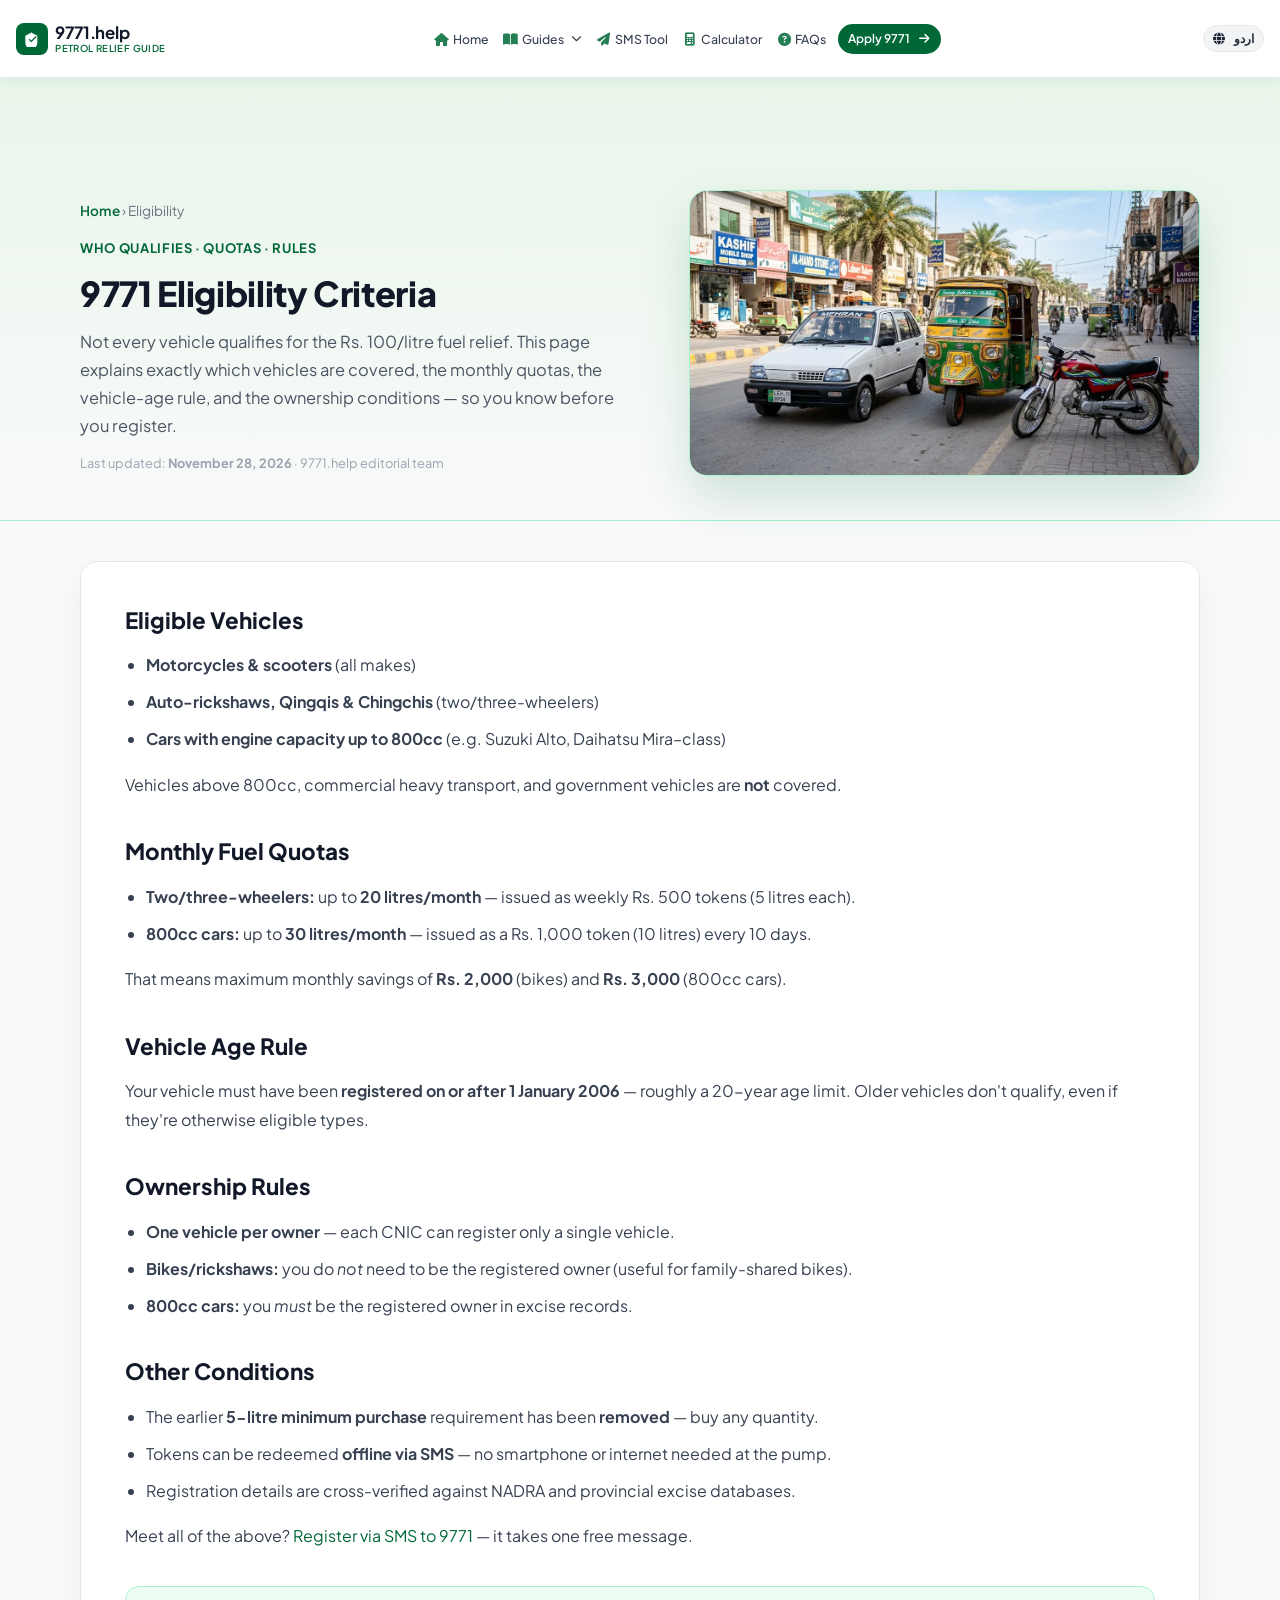
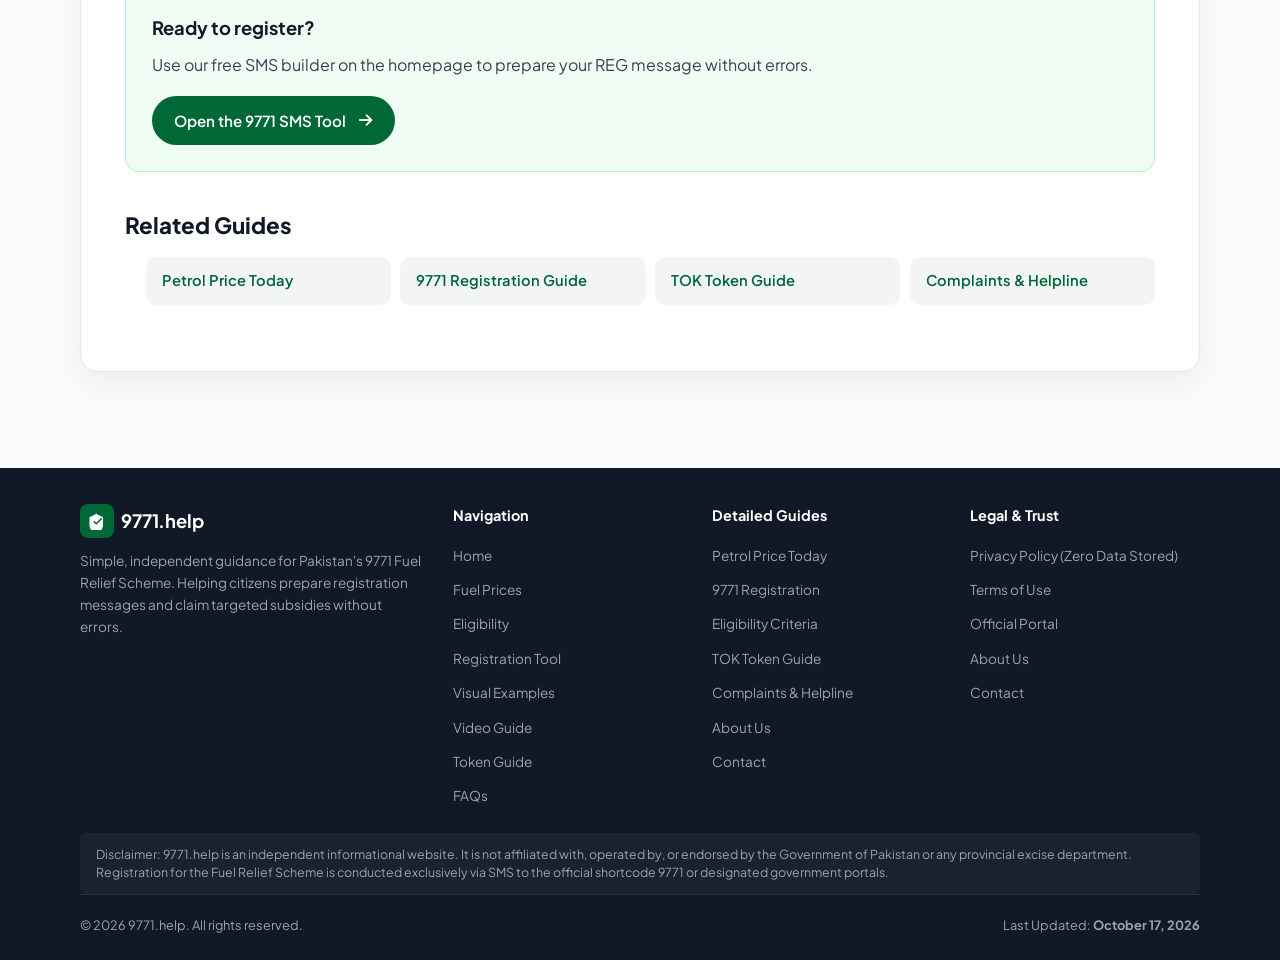
<file: eligibility.html>
<!DOCTYPE html>
<html lang="en" dir="ltr">
<head>
  <meta charset="UTF-8">
  <meta name="viewport" content="width=device-width, initial-scale=1.0">
  <title>9771 Eligibility: Who Qualifies for Fuel Relief?</title>
  <meta name="title" content="9771 Eligibility: Who Qualifies for Fuel Relief?">
  <meta name="description" content="Check 9771 fuel relief eligibility: bikes, rickshaws & 800cc cars. Quotas, 20-year vehicle age rule, one-vehicle-per-owner policy explained.">
  <meta name="robots" content="index, follow">
  <meta name="author" content="9771 Help">
  <link rel="canonical" href="https://9771.help/eligibility">
  <meta property="og:type" content="article">
  <meta property="article:published_time" content="2026-10-17T10:00:00+05:00">
  <meta property="article:modified_time" content="2026-10-17T10:00:00+05:00">
  <meta property="og:url" content="https://9771.help/eligibility">
  <meta property="og:title" content="9771 Eligibility: Who Qualifies for Fuel Relief?">
  <meta property="og:description" content="Check 9771 fuel relief eligibility: bikes, rickshaws & 800cc cars. Quotas, 20-year vehicle age rule, one-vehicle-per-owner policy explained.">
  <meta property="og:site_name" content="9771 Help">
  <meta property="og:locale" content="en_PK">
  <meta property="og:image" content="https://9771.help/assets/eligible_vehicles.jpg">
  <meta property="og:image:width" content="1200">
  <meta property="og:image:height" content="675">
  <meta name="twitter:card" content="summary_large_image">
  <meta name="twitter:title" content="9771 Eligibility: Who Qualifies for Fuel Relief?">
  <meta name="twitter:description" content="Check 9771 fuel relief eligibility: bikes, rickshaws & 800cc cars. Quotas, 20-year vehicle age rule, one-vehicle-per-owner policy explained.">
  <meta name="twitter:image" content="https://9771.help/assets/eligible_vehicles.jpg">
  <link rel="icon" type="image/svg+xml" href="data:image/svg+xml,<svg xmlns='http://www.w3.org/2000/svg' viewBox='0 0 100 100'><rect width='100' height='100' rx='20' fill='%23006837'/><text x='50%' y='63%' font-size='38' font-weight='700' font-family='sans-serif' fill='%23FFFFFF' text-anchor='middle'>9771</text></svg>">
  <script async src="https://pagead2.googlesyndication.com/pagead/js/adsbygoogle.js?client=ca-pub-4079218117577873" crossorigin="anonymous"></script>
  <link rel="preconnect" href="https://fonts.googleapis.com">
  <link rel="preconnect" href="https://fonts.gstatic.com" crossorigin>
  <link rel="stylesheet" href="https://fonts.googleapis.com/css2?family=Plus+Jakarta+Sans:wght@400;500;600;700&family=Noto+Nastaliq+Urdu:wght@400;600;700&display=swap" media="print" onload="this.media='all'">
  <link rel="preload" as="image" href="/assets/eligible_vehicles.webp">
  <link rel="stylesheet" href="https://cdnjs.cloudflare.com/ajax/libs/font-awesome/6.5.1/css/all.min.css" crossorigin="anonymous" referrerpolicy="no-referrer">
  <link rel="stylesheet" href="/css/style.css?v=3.4">
  <script type="application/ld+json">
{
    "@context": "https://schema.org",
    "@graph": [
      {
        "@type": "BreadcrumbList",
        "itemListElement": [
          {"@type": "ListItem", "position": 1, "name": "Home", "item": "https://9771.help/"},
          {"@type": "ListItem", "position": 2, "name": "Eligibility", "item": "https://9771.help/eligibility"}
        ]
      },
      {
        "@type": "Article",
        "headline": "9771 Eligibility Criteria",
        "description": "Check 9771 fuel relief eligibility: bikes, rickshaws & 800cc cars. Quotas, 20-year vehicle age rule, one-vehicle-per-owner policy explained.",
        "author": {"@type": "Organization", "name": "9771 Help", "url": "https://9771.help/"},
        "publisher": {"@type": "Organization", "name": "9771 Help", "url": "https://9771.help/"},
        "datePublished": "2026-10-17T10:00:00+05:00",
        "dateModified": "2026-10-17T10:00:00+05:00",
        "mainEntityOfPage": "https://9771.help/eligibility"
      }
    ]
  }
  </script>
</head>
<body>
  <header class="main-header" id="main-header">
    <div class="container header-inner">
      <a href="/" class="brand-logo" aria-label="9771 Help Homepage">
        <div class="brand-emblem">
          <svg viewBox="0 0 24 24">
            <path d="M12 2L2 7v10c0 5.55 3.84 10.74 9 12 5.16-1.26 9-6.45 9-12V7l-10-5zm-1 15l-4-4 1.41-1.41L11 14.17l6.59-6.59L19 9l-8 8z"/>
          </svg>
        </div>
        <div class="brand-title-wrap">
          <span class="brand-name" data-i18n="brandName">9771.help</span>
          <span class="brand-tag" data-i18n="brandTag">Petrol Relief Guide</span>
        </div>
      </a>

      <!-- Navigation Drawer (Desktop Center, Mobile Dropdown) -->
      <nav class="nav-container" id="main-nav" aria-label="Main Navigation">
        <div class="nav-backdrop" id="nav-backdrop"></div>
        <ul class="nav-links" id="nav-links">
          <li><a href="/" class="nav-link"><span class="nav-icon"><i class="fa-solid fa-house"></i></span> <span data-i18n="navHome">Home</span></a></li>
          <li class="nav-item-dropdown">
            <a href="/#detailed-guides" class="nav-link nav-dropdown-toggle" aria-haspopup="true"><span class="nav-icon"><i class="fa-solid fa-book-open"></i></span> <span data-i18n="navGuides">Guides</span> <i class="fa-solid fa-chevron-down dropdown-caret"></i></a>
            <ul class="nav-dropdown">
              <li><a href="/petrol-prices"><i class="fa-solid fa-gas-pump"></i> <span data-i18n="navFuelPrices">Petrol Prices</span></a></li>
              <li><a href="/registration"><i class="fa-solid fa-paper-plane"></i> <span data-i18n="navRegistration">Registration</span></a></li>
              <li><a href="/eligibility"><i class="fa-solid fa-motorcycle"></i> <span data-i18n="navEligibility">Eligibility</span></a></li>
              <li><a href="/token"><i class="fa-solid fa-ticket"></i> <span data-i18n="navTok">TOK Token</span></a></li>
              <li><a href="/complaints"><i class="fa-solid fa-headset"></i> <span data-i18n="navComplaints">Complaints</span></a></li>
            </ul>
          </li>
          <li><a href="/#sms-tool" class="nav-link"><span class="nav-icon"><i class="fa-solid fa-paper-plane"></i></span> <span data-i18n="navSmsTool">SMS Tool</span></a></li>
          <li><a href="/#calculator" class="nav-link"><span class="nav-icon"><i class="fa-solid fa-calculator"></i></span> <span data-i18n="navCalculator">Calculator</span></a></li>
          <li><a href="/#faqs" class="nav-link"><span class="nav-icon"><i class="fa-solid fa-circle-question"></i></span> <span data-i18n="navFaq">FAQs</span></a></li>
          <li class="nav-cta-item"><a href="/#sms-tool" class="nav-cta-btn"><span data-i18n="navApplyBtn">Apply 9771</span> <i class="fa-solid fa-arrow-right" style="margin-left: 5px;"></i></a></li>
        </ul>
      </nav>

      <!-- Header Actions (Animated Mobile Toggle) -->
      <div class="header-right-actions">
        <button type="button" class="lang-switch-btn" id="lang-switch-btn" aria-label="Toggle language">
          <i class="fa-solid fa-globe" style="margin-right: 5px;"></i><span data-i18n="langSwitchBtn">اردو</span>
        </button>

        <button type="button" class="mobile-nav-toggle" id="mobile-nav-toggle" aria-label="Toggle navigation menu" aria-expanded="false">
          <span class="bar bar-1"></span>
          <span class="bar bar-2"></span>
          <span class="bar bar-3"></span>
        </button>
      </div>
    </div>
  </header>

  <main id="top">
    <section class="page-hero">
      <div class="container">
        <div class="page-hero-grid">
          <div>
            <nav class="breadcrumb" aria-label="Breadcrumb"><a href="/" data-i18n="navHome">Home</a> <span aria-hidden="true">›</span> <span data-i18n="el_b001">Eligibility</span></nav>
            <span class="section-tag" data-i18n="el_b002">Who Qualifies · Quotas · Rules</span>
            <h1 class="page-title" data-i18n="el_b003">9771 Eligibility Criteria</h1>
            <p class="page-intro" data-i18n="el_b004">Not every vehicle qualifies for the Rs. 100/litre fuel relief. This page explains exactly which vehicles are covered, the monthly quotas, the vehicle-age rule, and the ownership conditions — so you know before you register.</p>
            <p class="page-updated" data-i18n-html="el_b005">Last updated: <strong id="last-updated-date">October 17, 2026</strong> · 9771.help editorial team</p>
          </div>
          <div><img class="page-hero-img" src="/assets/eligible_vehicles.webp" alt="Eligible vehicles for 9771 fuel relief" fetchpriority="high"></div>
        </div>
      </div>
    </section>
    <section class="section-wrapper page-body-wrap">
      <div class="container">
        <article class="page-article">

        <h2 data-i18n="el_b006">Eligible Vehicles</h2>
        <ul>
          <li data-i18n-html="el_b015"><strong>Motorcycles &amp; scooters</strong> (all makes)</li>
          <li data-i18n-html="el_b016"><strong>Auto-rickshaws, Qingqis &amp; Chingchis</strong> (two/three-wheelers)</li>
          <li data-i18n-html="el_b017"><strong>Cars with engine capacity up to 800cc</strong> (e.g. Suzuki Alto, Daihatsu Mira–class)</li>
        </ul>
        <p data-i18n-html="el_b011">Vehicles above 800cc, commercial heavy transport, and government vehicles are <strong>not</strong> covered.</p>
        <h2 data-i18n="el_b007">Monthly Fuel Quotas</h2>
        <ul>
          <li data-i18n-html="el_b018"><strong>Two/three-wheelers:</strong> up to <strong>20 litres/month</strong> — issued as weekly Rs. 500 tokens (5 litres each).</li>
          <li data-i18n-html="el_b019"><strong>800cc cars:</strong> up to <strong>30 litres/month</strong> — issued as a Rs. 1,000 token (10 litres) every 10 days.</li>
        </ul>
        <p data-i18n-html="el_b012">That means maximum monthly savings of <strong>Rs. 2,000</strong> (bikes) and <strong>Rs. 3,000</strong> (800cc cars).</p>
        <h2 data-i18n="el_b008">Vehicle Age Rule</h2>
        <p data-i18n-html="el_b013">Your vehicle must have been <strong>registered on or after 1 January 2006</strong> — roughly a 20-year age limit. Older vehicles don't qualify, even if they're otherwise eligible types.</p>
        <h2 data-i18n="el_b009">Ownership Rules</h2>
        <ul>
          <li data-i18n-html="el_b020"><strong>One vehicle per owner</strong> — each CNIC can register only a single vehicle.</li>
          <li data-i18n-html="el_b021"><strong>Bikes/rickshaws:</strong> you do <em>not</em> need to be the registered owner (useful for family-shared bikes).</li>
          <li data-i18n-html="el_b022"><strong>800cc cars:</strong> you <em>must</em> be the registered owner in excise records.</li>
        </ul>
        <h2 data-i18n="el_b010">Other Conditions</h2>
        <ul>
          <li data-i18n-html="el_b023">The earlier <strong>5-litre minimum purchase</strong> requirement has been <strong>removed</strong> — buy any quantity.</li>
          <li data-i18n-html="el_b024">Tokens can be redeemed <strong>offline via SMS</strong> — no smartphone or internet needed at the pump.</li>
          <li data-i18n="el_b025">Registration details are cross-verified against NADRA and provincial excise databases.</li>
        </ul>
        <p data-i18n-html="el_b014">Meet all of the above? <a href="/registration" style="color:#006837;">Register via SMS to 9771</a> — it takes one free message.</p>
        <div class="page-cta">
          <h3 data-i18n="ctaTitle">Ready to register?</h3>
          <p data-i18n="ctaDesc">Use our free SMS builder on the homepage to prepare your REG message without errors.</p>
          <a href="/#sms-tool" class="btn-primary" style="display:inline-flex;" data-i18n-html="ctaBtn">Open the 9771 SMS Tool <i class="fa-solid fa-arrow-right" style="margin-left:6px;"></i></a>
        </div>
        <h2 data-i18n="el_b026">Related Guides</h2>
        <ul class="related-list"><li><a href="/petrol-prices" data-i18n="rel_prices">Petrol Price Today</a></li><li><a href="/registration" data-i18n="rel_registration">9771 Registration Guide</a></li><li><a href="/token" data-i18n="rel_token">TOK Token Guide</a></li><li><a href="/complaints" data-i18n="rel_complaints">Complaints & Helpline</a></li></ul>
        </article>
      </div>
    </section>
  </main>
  <footer class="main-footer">
    <div class="container">
      <div class="footer-grid">
        <div>
          <div class="brand-logo" style="margin-bottom: 0.5rem;">
            <div class="brand-emblem" style="width: 34px; height: 34px;">
              <svg viewBox="0 0 24 24" style="width: 18px; height: 18px;"><path d="M12 2L2 7v10c0 5.55 3.84 10.74 9 12 5.16-1.26 9-6.45 9-12V7l-10-5zm-1 15l-4-4 1.41-1.41L11 14.17l6.59-6.59L19 9l-8 8z"/></svg>
            </div>
            <span class="brand-name" style="font-size: 1.15rem; color: #FFF;">9771.help</span>
          </div>
          <p class="footer-brand-desc" data-i18n="footerDesc">
            Simple, independent guidance for Pakistan's 9771 Fuel Relief Scheme. Helping citizens prepare registration messages and claim targeted subsidies without errors.
          </p>
        </div>

        <div>
          <h4 class="footer-heading" data-i18n="footerNavHeading">Navigation</h4>
          <ul class="footer-links">
            <li><a href="/#top" class="footer-link" data-i18n="footerHome">Home</a></li>
            <li><a href="/#fuel-prices" class="footer-link" data-i18n="navFuelPrices">Fuel Prices</a></li>
            <li><a href="/#eligibility" class="footer-link" data-i18n="navEligibility">Eligibility</a></li>
            <li><a href="/#sms-tool" class="footer-link" data-i18n="navSmsTool">Registration Tool</a></li>
            <li><a href="/#visual-examples" class="footer-link" data-i18n="navVisualGuide">Visual Examples</a></li>
            <li><a href="/#video-guide" class="footer-link" data-i18n="navVideo">Video Guide</a></li>
            <li><a href="/#roadmap" class="footer-link" data-i18n="navTokenGuide">Token Guide</a></li>
            <li><a href="/#faqs" class="footer-link" data-i18n="navFaq">FAQs</a></li>
          </ul>
        </div>

        <div>
          <h4 class="footer-heading" data-i18n="footerGuidesHeading">Detailed Guides</h4>
          <ul class="footer-links">
            <li><a href="/petrol-prices" class="footer-link" data-i18n="rel_prices">Petrol Price Today</a></li>
            <li><a href="/registration" class="footer-link" data-i18n="rel_registration">9771 Registration</a></li>
            <li><a href="/eligibility" class="footer-link" data-i18n="rel_eligibility">Eligibility Criteria</a></li>
            <li><a href="/token" class="footer-link" data-i18n="rel_token">TOK Token Guide</a></li>
            <li><a href="/complaints" class="footer-link" data-i18n="rel_complaints">Complaints & Helpline</a></li>
            <li><a href="/about" class="footer-link" data-i18n="rel_about">About Us</a></li>
            <li><a href="/contact" class="footer-link" data-i18n="rel_contact">Contact</a></li>
          </ul>
        </div>

        <div>
          <h4 class="footer-heading" data-i18n="footerLegalHeading">Legal & Trust</h4>
          <ul class="footer-links">
            <li><a href="/#safety" class="footer-link" data-i18n="footerPrivacy">Privacy Policy (Zero Data Stored)</a></li>
            <li><a href="/#faqs" class="footer-link" data-i18n="footerTerms">Terms of Use</a></li>
            <li><a href="/#official-portal" class="footer-link" data-i18n="footerDisclaimer">Official Portal</a></li>
            <li><a href="/about" class="footer-link" data-i18n="rel_about">About Us</a></li>
            <li><a href="/contact" class="footer-link" data-i18n="rel_contact">Contact</a></li>
          </ul>
        </div>
      </div>

      <div class="footer-legal-notice" data-i18n="footerFullDisclaimer">
        Disclaimer: 9771.help is an independent informational website. It is not affiliated with, operated by, or endorsed by the Government of Pakistan or any provincial excise department. Registration for the Fuel Relief Scheme is conducted exclusively via SMS to the official shortcode 9771 or designated government portals.
      </div>

      <div class="footer-bottom">
        <span data-i18n="footerCopyright">© 2026 9771.help. All rights reserved.</span>
        <span><span data-i18n="lastUpdatedText">Last Updated:</span> <strong id="last-updated-date">October 17, 2026</strong></span>
      </div>
    </div>
  </footer>

  <!-- STICKY MOBILE ACTION BAR -->
  <aside class="sticky-mobile-bar" aria-label="Mobile quick actions">
    <a href="/#sms-tool" class="sticky-btn-apply">
      <i class="fa-solid fa-paper-plane" style="margin-right: 6px;"></i> <span data-i18n="stickyApply">Prepare SMS</span>
    </a>
    <button type="button" class="sticky-btn-tok trigger-tok-action">
      <i class="fa-solid fa-gas-pump" style="margin-right: 6px;"></i> <span data-i18n="stickyTok">Send TOK</span>
    </button>
  </aside>

  <!-- DESKTOP SMS MODAL FALLBACK -->
  <div class="modal-backdrop" id="sms-modal" role="dialog" aria-modal="true" aria-labelledby="modal-title">
    <div class="modal-card">
      <button type="button" class="modal-close-btn" id="modal-close-btn" aria-label="Close modal">&times;</button>
      <h3 id="modal-title" style="font-size: 1.25rem; font-weight: 700; color: #111827; margin-bottom: 0.75rem;" data-i18n="modalTitle">
        How to Send Your SMS
      </h3>
      <p style="font-size: 0.9rem; color: #4B5563; margin-bottom: 1rem;" data-i18n="modalInstruction">
        Copy the pre-formatted text below and send it via your phone's SMS app to shortcode 9771:
      </p>
      <div style="background: #F3F4F6; border: 1px solid #E5E7EB; border-radius: 8px; padding: 1rem; font-family: monospace; font-size: 1.15rem; color: #006837; font-weight: 700; margin-bottom: 1.25rem; word-break: break-all;" id="modal-sms-text">
        REG
      </div>
      <button type="button" class="btn-primary" id="modal-copy-btn" style="width: 100%; justify-content: center;" data-i18n="modalBtnCopy">
        Copy Message & Close
      </button>
    </div>
  </div>

  <!-- TOAST NOTIFICATION CONTAINER -->
  <div class="toast-container" id="toast-container" aria-live="polite"></div>

  <script src="/js/app.js?v=3.1"></script>
</body>
</html>
</file>
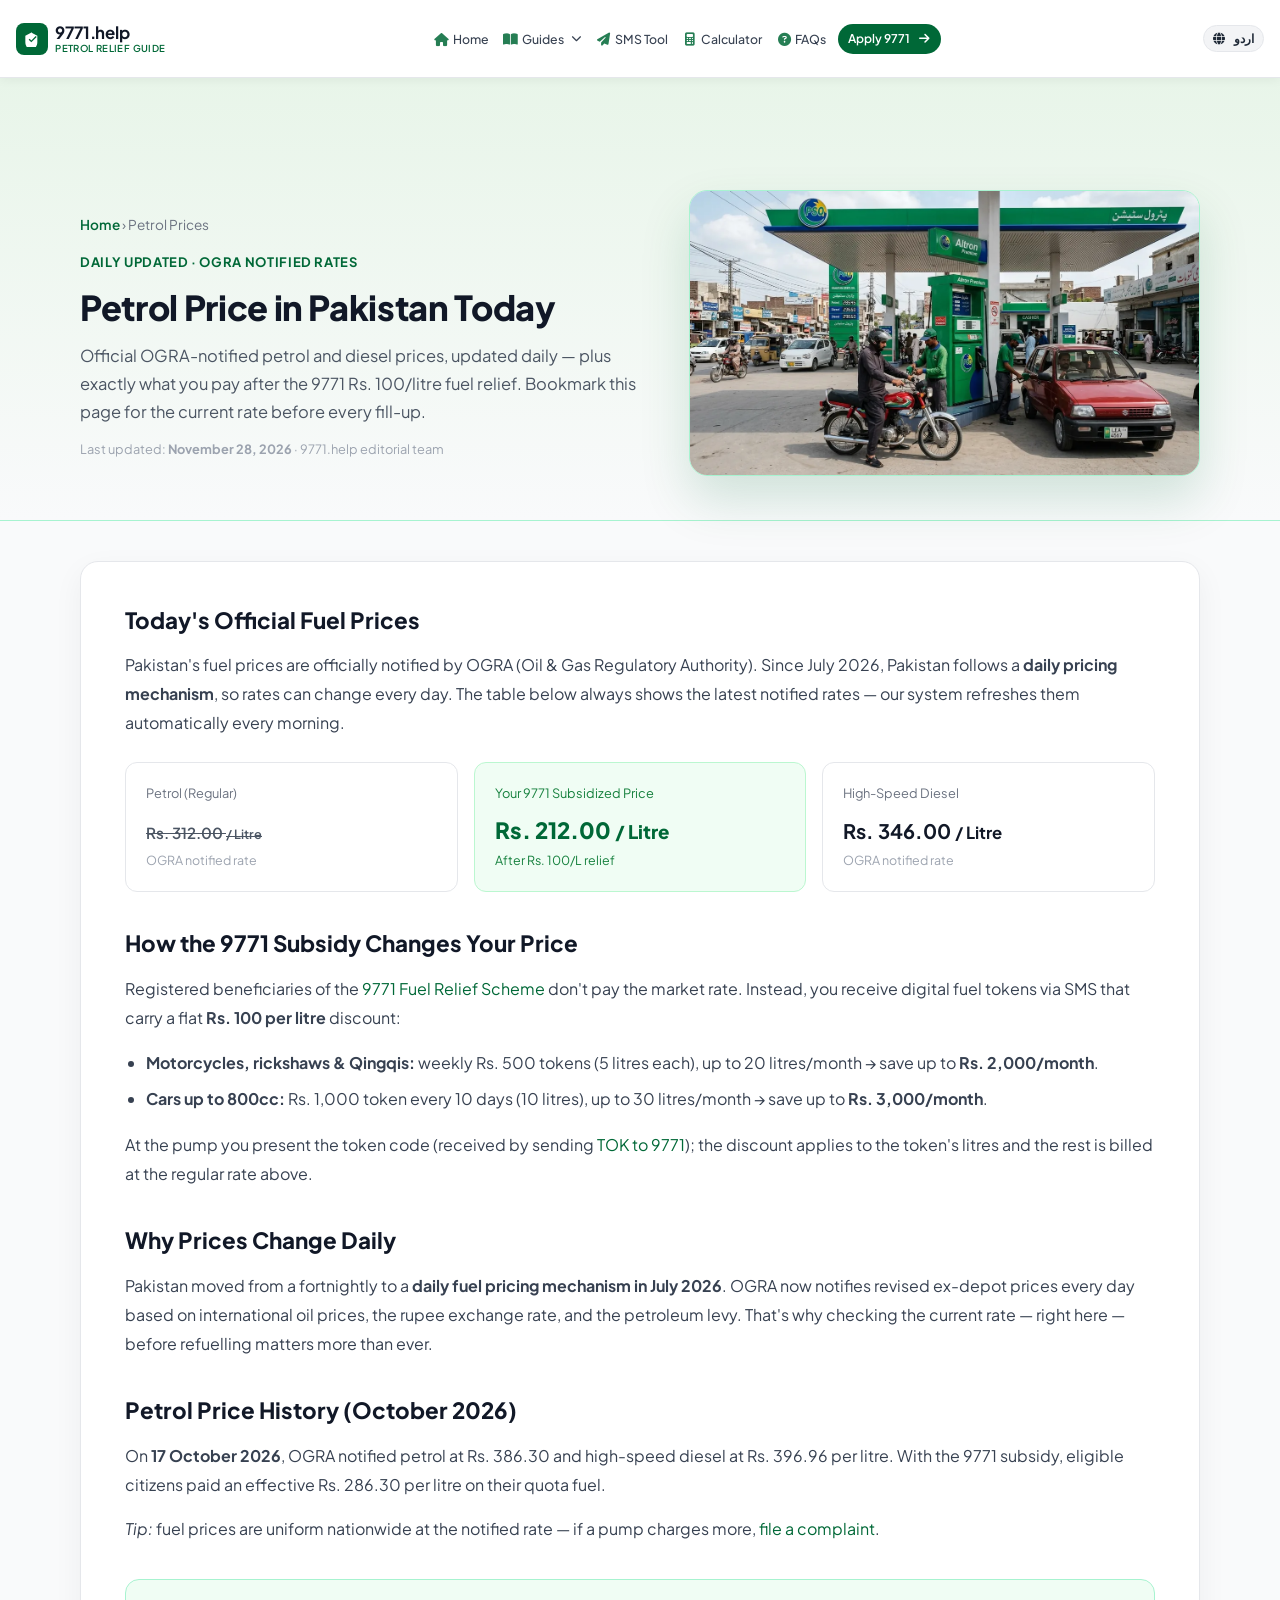
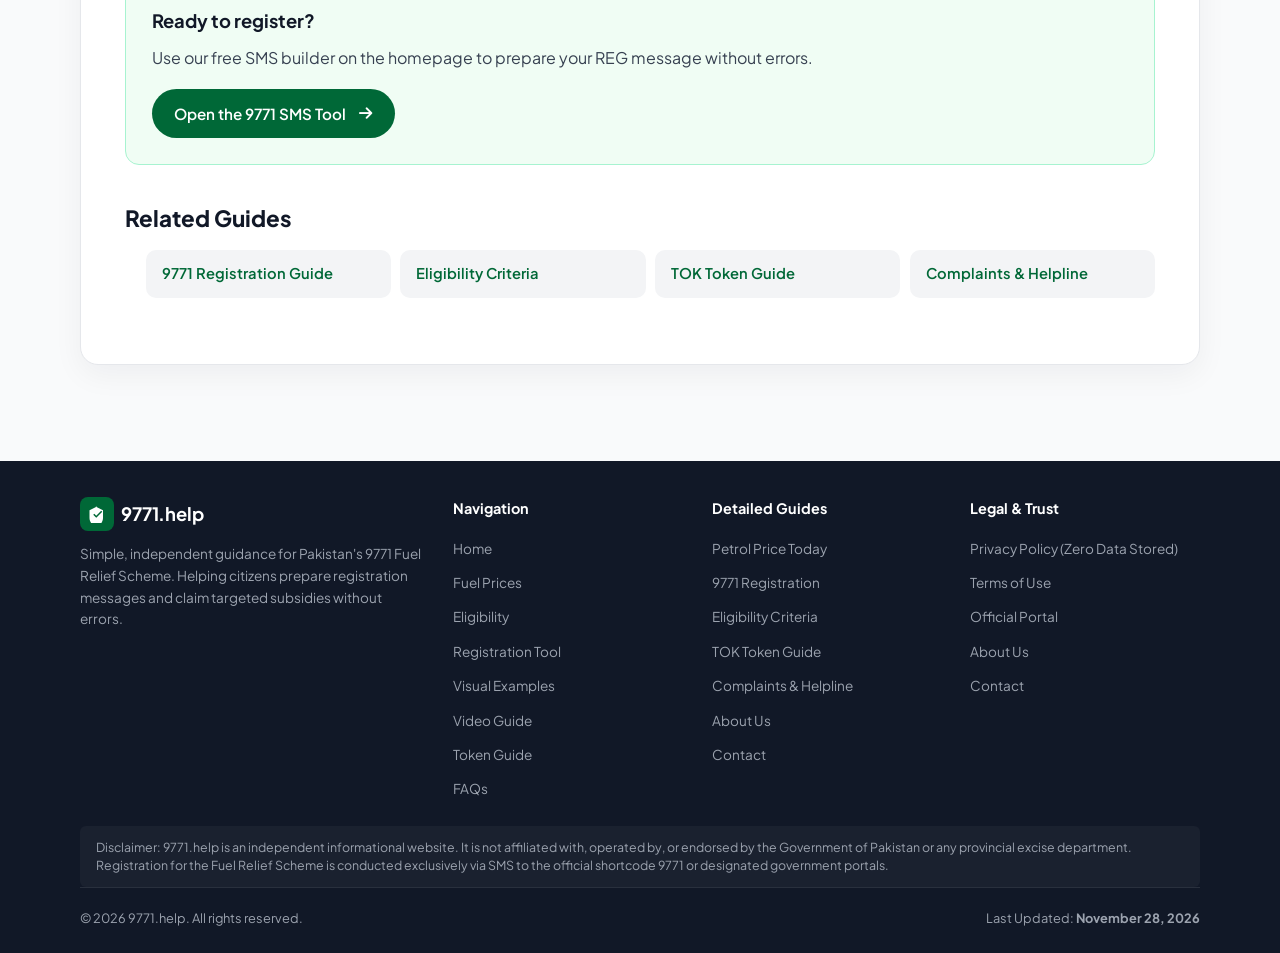
<file: petrol-prices.html>
<!DOCTYPE html>
<html lang="en" dir="ltr">
<head>
  <meta charset="UTF-8">
  <meta name="viewport" content="width=device-width, initial-scale=1.0">
  <title>Petrol Price in Pakistan Today & 9771 Subsidy Rate</title>
  <meta name="title" content="Petrol Price in Pakistan Today & 9771 Subsidy Rate">
  <meta name="description" content="Today's petrol price in Pakistan (OGRA notified) and your 9771 subsidized rate after Rs. 100/L relief. Daily updated prices for bikes, rickshaws & 800cc cars.">
  <meta name="robots" content="index, follow">
  <meta name="author" content="9771 Help">
  <link rel="canonical" href="https://9771.help/petrol-prices">
  <meta property="og:type" content="article">
  <meta property="article:published_time" content="2026-10-17T10:00:00+05:00">
  <meta property="article:modified_time" content="2026-10-17T10:00:00+05:00">
  <meta property="og:url" content="https://9771.help/petrol-prices">
  <meta property="og:title" content="Petrol Price in Pakistan Today & 9771 Subsidy Rate">
  <meta property="og:description" content="Today's petrol price in Pakistan (OGRA notified) and your 9771 subsidized rate after Rs. 100/L relief. Daily updated prices for bikes, rickshaws & 800cc cars.">
  <meta property="og:site_name" content="9771 Help">
  <meta property="og:locale" content="en_PK">
  <meta property="og:image" content="https://9771.help/assets/hero_fuel_station.jpg">
  <meta property="og:image:width" content="1200">
  <meta property="og:image:height" content="675">
  <meta name="twitter:card" content="summary_large_image">
  <meta name="twitter:title" content="Petrol Price in Pakistan Today & 9771 Subsidy Rate">
  <meta name="twitter:description" content="Today's petrol price in Pakistan (OGRA notified) and your 9771 subsidized rate after Rs. 100/L relief. Daily updated prices for bikes, rickshaws & 800cc cars.">
  <meta name="twitter:image" content="https://9771.help/assets/hero_fuel_station.jpg">
  <link rel="icon" type="image/svg+xml" href="data:image/svg+xml,<svg xmlns='http://www.w3.org/2000/svg' viewBox='0 0 100 100'><rect width='100' height='100' rx='20' fill='%23006837'/><text x='50%' y='63%' font-size='38' font-weight='700' font-family='sans-serif' fill='%23FFFFFF' text-anchor='middle'>9771</text></svg>">
  <script async src="https://pagead2.googlesyndication.com/pagead/js/adsbygoogle.js?client=ca-pub-4079218117577873" crossorigin="anonymous"></script>
  <link rel="preconnect" href="https://fonts.googleapis.com">
  <link rel="preconnect" href="https://fonts.gstatic.com" crossorigin>
  <link rel="stylesheet" href="https://fonts.googleapis.com/css2?family=Plus+Jakarta+Sans:wght@400;500;600;700&family=Noto+Nastaliq+Urdu:wght@400;600;700&display=swap" media="print" onload="this.media='all'">
  <link rel="preload" as="image" href="/assets/hero_fuel_station.webp">
  <link rel="stylesheet" href="https://cdnjs.cloudflare.com/ajax/libs/font-awesome/6.5.1/css/all.min.css" crossorigin="anonymous" referrerpolicy="no-referrer">
  <link rel="stylesheet" href="/css/style.css?v=3.4">
  <script type="application/ld+json">
{
    "@context": "https://schema.org",
    "@graph": [
      {
        "@type": "BreadcrumbList",
        "itemListElement": [
          {"@type": "ListItem", "position": 1, "name": "Home", "item": "https://9771.help/"},
          {"@type": "ListItem", "position": 2, "name": "Petrol Prices", "item": "https://9771.help/petrol-prices"}
        ]
      },
      {
        "@type": "Article",
        "headline": "Petrol Price in Pakistan Today",
        "description": "Today's petrol price in Pakistan (OGRA notified) and your 9771 subsidized rate after Rs. 100/L relief. Daily updated prices for bikes, rickshaws & 800cc cars.",
        "author": {"@type": "Organization", "name": "9771 Help", "url": "https://9771.help/"},
        "publisher": {"@type": "Organization", "name": "9771 Help", "url": "https://9771.help/"},
        "datePublished": "2026-10-17T10:00:00+05:00",
        "dateModified": "2026-11-28T10:00:00+05:00",
        "mainEntityOfPage": "https://9771.help/petrol-prices"
      }
    ]
  }
  </script>
</head>
<body>
  <header class="main-header" id="main-header">
    <div class="container header-inner">
      <a href="/" class="brand-logo" aria-label="9771 Help Homepage">
        <div class="brand-emblem">
          <svg viewBox="0 0 24 24">
            <path d="M12 2L2 7v10c0 5.55 3.84 10.74 9 12 5.16-1.26 9-6.45 9-12V7l-10-5zm-1 15l-4-4 1.41-1.41L11 14.17l6.59-6.59L19 9l-8 8z"/>
          </svg>
        </div>
        <div class="brand-title-wrap">
          <span class="brand-name" data-i18n="brandName">9771.help</span>
          <span class="brand-tag" data-i18n="brandTag">Petrol Relief Guide</span>
        </div>
      </a>

      <!-- Navigation Drawer (Desktop Center, Mobile Dropdown) -->
      <nav class="nav-container" id="main-nav" aria-label="Main Navigation">
        <div class="nav-backdrop" id="nav-backdrop"></div>
        <ul class="nav-links" id="nav-links">
          <li><a href="/" class="nav-link"><span class="nav-icon"><i class="fa-solid fa-house"></i></span> <span data-i18n="navHome">Home</span></a></li>
          <li class="nav-item-dropdown">
            <a href="/#detailed-guides" class="nav-link nav-dropdown-toggle" aria-haspopup="true"><span class="nav-icon"><i class="fa-solid fa-book-open"></i></span> <span data-i18n="navGuides">Guides</span> <i class="fa-solid fa-chevron-down dropdown-caret"></i></a>
            <ul class="nav-dropdown">
              <li><a href="/petrol-prices"><i class="fa-solid fa-gas-pump"></i> <span data-i18n="navFuelPrices">Petrol Prices</span></a></li>
              <li><a href="/registration"><i class="fa-solid fa-paper-plane"></i> <span data-i18n="navRegistration">Registration</span></a></li>
              <li><a href="/eligibility"><i class="fa-solid fa-motorcycle"></i> <span data-i18n="navEligibility">Eligibility</span></a></li>
              <li><a href="/token"><i class="fa-solid fa-ticket"></i> <span data-i18n="navTok">TOK Token</span></a></li>
              <li><a href="/complaints"><i class="fa-solid fa-headset"></i> <span data-i18n="navComplaints">Complaints</span></a></li>
            </ul>
          </li>
          <li><a href="/#sms-tool" class="nav-link"><span class="nav-icon"><i class="fa-solid fa-paper-plane"></i></span> <span data-i18n="navSmsTool">SMS Tool</span></a></li>
          <li><a href="/#calculator" class="nav-link"><span class="nav-icon"><i class="fa-solid fa-calculator"></i></span> <span data-i18n="navCalculator">Calculator</span></a></li>
          <li><a href="/#faqs" class="nav-link"><span class="nav-icon"><i class="fa-solid fa-circle-question"></i></span> <span data-i18n="navFaq">FAQs</span></a></li>
          <li class="nav-cta-item"><a href="/#sms-tool" class="nav-cta-btn"><span data-i18n="navApplyBtn">Apply 9771</span> <i class="fa-solid fa-arrow-right" style="margin-left: 5px;"></i></a></li>
        </ul>
      </nav>

      <!-- Header Actions (Animated Mobile Toggle) -->
      <div class="header-right-actions">
        <button type="button" class="lang-switch-btn" id="lang-switch-btn" aria-label="Toggle language">
          <i class="fa-solid fa-globe" style="margin-right: 5px;"></i><span data-i18n="langSwitchBtn">اردو</span>
        </button>

        <button type="button" class="mobile-nav-toggle" id="mobile-nav-toggle" aria-label="Toggle navigation menu" aria-expanded="false">
          <span class="bar bar-1"></span>
          <span class="bar bar-2"></span>
          <span class="bar bar-3"></span>
        </button>
      </div>
    </div>
  </header>

  <main id="top">
    <section class="page-hero">
      <div class="container">
        <div class="page-hero-grid">
          <div>
            <nav class="breadcrumb" aria-label="Breadcrumb"><a href="/" data-i18n="navHome">Home</a> <span aria-hidden="true">›</span> <span data-i18n="pp_b001">Petrol Prices</span></nav>
            <span class="section-tag" data-i18n="pp_b002">Daily Updated · OGRA Notified Rates</span>
            <h1 class="page-title" data-i18n="pp_b003">Petrol Price in Pakistan Today</h1>
            <p class="page-intro" data-i18n="pp_b004">Official OGRA-notified petrol and diesel prices, updated daily — plus exactly what you pay after the 9771 Rs. 100/litre fuel relief. Bookmark this page for the current rate before every fill-up.</p>
            <p class="page-updated" data-i18n-html="pp_b005">Last updated: <strong id="last-updated-date">November 28, 2026</strong> · 9771.help editorial team</p>
          </div>
          <div><img class="page-hero-img" src="/assets/hero_fuel_station.webp" alt="Fuel station in Pakistan — today's petrol price" fetchpriority="high"></div>
        </div>
      </div>
    </section>
    <section class="section-wrapper page-body-wrap">
      <div class="container">
        <article class="page-article">

        <h2 data-i18n="pp_b006">Today's Official Fuel Prices</h2>
        <p data-i18n-html="pp_b010">Pakistan's fuel prices are officially notified by OGRA (Oil & Gas Regulatory Authority). Since July 2026, Pakistan follows a <strong>daily pricing mechanism</strong>, so rates can change every day. The table below always shows the latest notified rates — our system refreshes them automatically every morning.</p>
        <div style="display:grid; grid-template-columns: repeat(auto-fit, minmax(220px, 1fr)); gap:1rem; margin:1.5rem 0;">
          <div style="border:1px solid #E5E7EB; border-radius:12px; padding:1.25rem; background:#fff;">
            <div style="font-size:0.8rem; color:#6B7280; margin-bottom:0.25rem;" data-i18n="pp_card1_label">Petrol (Regular)</div>
            <div style="font-size:1.6rem; font-weight:800; color:#111827;"><span class="price-val-regular">Rs. 312.00 <small data-i18n="perLitre">/ Litre</small></span></div>
            <div style="font-size:0.78rem; color:#9CA3AF;" data-i18n="pp_card_note">OGRA notified rate</div>
          </div>
          <div style="border:1px solid #BBF7D0; border-radius:12px; padding:1.25rem; background:#F0FDF4;">
            <div style="font-size:0.8rem; color:#15803D; margin-bottom:0.25rem;" data-i18n="pp_card2_label">Your 9771 Subsidized Price</div>
            <div style="font-size:1.6rem; font-weight:800; color:#006837;"><span class="price-val-subsidized">Rs. 212.00 <small data-i18n="perLitre">/ Litre</small></span></div>
            <div style="font-size:0.78rem; color:#15803D;" data-i18n="pp_card2_note">After Rs. 100/L relief</div>
          </div>
          <div style="border:1px solid #E5E7EB; border-radius:12px; padding:1.25rem; background:#fff;">
            <div style="font-size:0.8rem; color:#6B7280; margin-bottom:0.25rem;" data-i18n="pp_card3_label">High-Speed Diesel</div>
            <div style="font-size:1.6rem; font-weight:800; color:#111827;"><span class="price-val-standard">Rs. 346.00 <small data-i18n="perLitre">/ Litre</small></span></div>
            <div style="font-size:0.78rem; color:#9CA3AF;" data-i18n="pp_card_note">OGRA notified rate</div>
          </div>
        </div>
        <h2 data-i18n="pp_b007">How the 9771 Subsidy Changes Your Price</h2>
        <p data-i18n-html="pp_b011">Registered beneficiaries of the <a href="/registration" style="color:#006837;">9771 Fuel Relief Scheme</a> don't pay the market rate. Instead, you receive digital fuel tokens via SMS that carry a flat <strong>Rs. 100 per litre</strong> discount:</p>
        <ul>
          <li data-i18n-html="pp_b016"><strong>Motorcycles, rickshaws &amp; Qingqis:</strong> weekly Rs. 500 tokens (5 litres each), up to 20 litres/month → save up to <strong>Rs. 2,000/month</strong>.</li>
          <li data-i18n-html="pp_b017"><strong>Cars up to 800cc:</strong> Rs. 1,000 token every 10 days (10 litres), up to 30 litres/month → save up to <strong>Rs. 3,000/month</strong>.</li>
        </ul>
        <p data-i18n-html="pp_b012">At the pump you present the token code (received by sending <a href="/token" style="color:#006837;">TOK to 9771</a>); the discount applies to the token's litres and the rest is billed at the regular rate above.</p>
        <h2 data-i18n="pp_b008">Why Prices Change Daily</h2>
        <p data-i18n-html="pp_b013">Pakistan moved from a fortnightly to a <strong>daily fuel pricing mechanism in July 2026</strong>. OGRA now notifies revised ex-depot prices every day based on international oil prices, the rupee exchange rate, and the petroleum levy. That's why checking the current rate — right here — before refuelling matters more than ever.</p>
        <h2 data-i18n="pp_b009">Petrol Price History (October 2026)</h2>
        <p data-i18n-html="pp_b014">On <strong>17 October 2026</strong>, OGRA notified petrol at Rs. 386.30 and high-speed diesel at Rs. 396.96 per litre. With the 9771 subsidy, eligible citizens paid an effective Rs. 286.30 per litre on their quota fuel.</p>
        <p data-i18n-html="pp_b015"><em>Tip:</em> fuel prices are uniform nationwide at the notified rate — if a pump charges more, <a href="/complaints" style="color:#006837;">file a complaint</a>.</p>
        <div class="page-cta">
          <h3 data-i18n="ctaTitle">Ready to register?</h3>
          <p data-i18n="ctaDesc">Use our free SMS builder on the homepage to prepare your REG message without errors.</p>
          <a href="/#sms-tool" class="btn-primary" style="display:inline-flex;" data-i18n-html="ctaBtn">Open the 9771 SMS Tool <i class="fa-solid fa-arrow-right" style="margin-left:6px;"></i></a>
        </div>
        <h2 data-i18n="pp_b018">Related Guides</h2>
        <ul class="related-list"><li><a href="/registration" data-i18n="rel_registration">9771 Registration Guide</a></li><li><a href="/eligibility" data-i18n="rel_eligibility">Eligibility Criteria</a></li><li><a href="/token" data-i18n="rel_token">TOK Token Guide</a></li><li><a href="/complaints" data-i18n="rel_complaints">Complaints & Helpline</a></li></ul>
        </article>
      </div>
    </section>
  </main>
  <footer class="main-footer">
    <div class="container">
      <div class="footer-grid">
        <div>
          <div class="brand-logo" style="margin-bottom: 0.5rem;">
            <div class="brand-emblem" style="width: 34px; height: 34px;">
              <svg viewBox="0 0 24 24" style="width: 18px; height: 18px;"><path d="M12 2L2 7v10c0 5.55 3.84 10.74 9 12 5.16-1.26 9-6.45 9-12V7l-10-5zm-1 15l-4-4 1.41-1.41L11 14.17l6.59-6.59L19 9l-8 8z"/></svg>
            </div>
            <span class="brand-name" style="font-size: 1.15rem; color: #FFF;">9771.help</span>
          </div>
          <p class="footer-brand-desc" data-i18n="footerDesc">
            Simple, independent guidance for Pakistan's 9771 Fuel Relief Scheme. Helping citizens prepare registration messages and claim targeted subsidies without errors.
          </p>
        </div>

        <div>
          <h4 class="footer-heading" data-i18n="footerNavHeading">Navigation</h4>
          <ul class="footer-links">
            <li><a href="/#top" class="footer-link" data-i18n="footerHome">Home</a></li>
            <li><a href="/#fuel-prices" class="footer-link" data-i18n="navFuelPrices">Fuel Prices</a></li>
            <li><a href="/#eligibility" class="footer-link" data-i18n="navEligibility">Eligibility</a></li>
            <li><a href="/#sms-tool" class="footer-link" data-i18n="navSmsTool">Registration Tool</a></li>
            <li><a href="/#visual-examples" class="footer-link" data-i18n="navVisualGuide">Visual Examples</a></li>
            <li><a href="/#video-guide" class="footer-link" data-i18n="navVideo">Video Guide</a></li>
            <li><a href="/#roadmap" class="footer-link" data-i18n="navTokenGuide">Token Guide</a></li>
            <li><a href="/#faqs" class="footer-link" data-i18n="navFaq">FAQs</a></li>
          </ul>
        </div>

        <div>
          <h4 class="footer-heading" data-i18n="footerGuidesHeading">Detailed Guides</h4>
          <ul class="footer-links">
            <li><a href="/petrol-prices" class="footer-link" data-i18n="rel_prices">Petrol Price Today</a></li>
            <li><a href="/registration" class="footer-link" data-i18n="rel_registration">9771 Registration</a></li>
            <li><a href="/eligibility" class="footer-link" data-i18n="rel_eligibility">Eligibility Criteria</a></li>
            <li><a href="/token" class="footer-link" data-i18n="rel_token">TOK Token Guide</a></li>
            <li><a href="/complaints" class="footer-link" data-i18n="rel_complaints">Complaints & Helpline</a></li>
            <li><a href="/about" class="footer-link" data-i18n="rel_about">About Us</a></li>
            <li><a href="/contact" class="footer-link" data-i18n="rel_contact">Contact</a></li>
          </ul>
        </div>

        <div>
          <h4 class="footer-heading" data-i18n="footerLegalHeading">Legal & Trust</h4>
          <ul class="footer-links">
            <li><a href="/#safety" class="footer-link" data-i18n="footerPrivacy">Privacy Policy (Zero Data Stored)</a></li>
            <li><a href="/#faqs" class="footer-link" data-i18n="footerTerms">Terms of Use</a></li>
            <li><a href="/#official-portal" class="footer-link" data-i18n="footerDisclaimer">Official Portal</a></li>
            <li><a href="/about" class="footer-link" data-i18n="rel_about">About Us</a></li>
            <li><a href="/contact" class="footer-link" data-i18n="rel_contact">Contact</a></li>
          </ul>
        </div>
      </div>

      <div class="footer-legal-notice" data-i18n="footerFullDisclaimer">
        Disclaimer: 9771.help is an independent informational website. It is not affiliated with, operated by, or endorsed by the Government of Pakistan or any provincial excise department. Registration for the Fuel Relief Scheme is conducted exclusively via SMS to the official shortcode 9771 or designated government portals.
      </div>

      <div class="footer-bottom">
        <span data-i18n="footerCopyright">© 2026 9771.help. All rights reserved.</span>
        <span><span data-i18n="lastUpdatedText">Last Updated:</span> <strong id="last-updated-date">November 28, 2026</strong></span>
      </div>
    </div>
  </footer>

  <!-- STICKY MOBILE ACTION BAR -->
  <aside class="sticky-mobile-bar" aria-label="Mobile quick actions">
    <a href="/#sms-tool" class="sticky-btn-apply">
      <i class="fa-solid fa-paper-plane" style="margin-right: 6px;"></i> <span data-i18n="stickyApply">Prepare SMS</span>
    </a>
    <button type="button" class="sticky-btn-tok trigger-tok-action">
      <i class="fa-solid fa-gas-pump" style="margin-right: 6px;"></i> <span data-i18n="stickyTok">Send TOK</span>
    </button>
  </aside>

  <!-- DESKTOP SMS MODAL FALLBACK -->
  <div class="modal-backdrop" id="sms-modal" role="dialog" aria-modal="true" aria-labelledby="modal-title">
    <div class="modal-card">
      <button type="button" class="modal-close-btn" id="modal-close-btn" aria-label="Close modal">&times;</button>
      <h3 id="modal-title" style="font-size: 1.25rem; font-weight: 700; color: #111827; margin-bottom: 0.75rem;" data-i18n="modalTitle">
        How to Send Your SMS
      </h3>
      <p style="font-size: 0.9rem; color: #4B5563; margin-bottom: 1rem;" data-i18n="modalInstruction">
        Copy the pre-formatted text below and send it via your phone's SMS app to shortcode 9771:
      </p>
      <div style="background: #F3F4F6; border: 1px solid #E5E7EB; border-radius: 8px; padding: 1rem; font-family: monospace; font-size: 1.15rem; color: #006837; font-weight: 700; margin-bottom: 1.25rem; word-break: break-all;" id="modal-sms-text">
        REG
      </div>
      <button type="button" class="btn-primary" id="modal-copy-btn" style="width: 100%; justify-content: center;" data-i18n="modalBtnCopy">
        Copy Message & Close
      </button>
    </div>
  </div>

  <!-- TOAST NOTIFICATION CONTAINER -->
  <div class="toast-container" id="toast-container" aria-live="polite"></div>

  <script src="/js/app.js?v=3.1"></script>
</body>
</html>
</file>
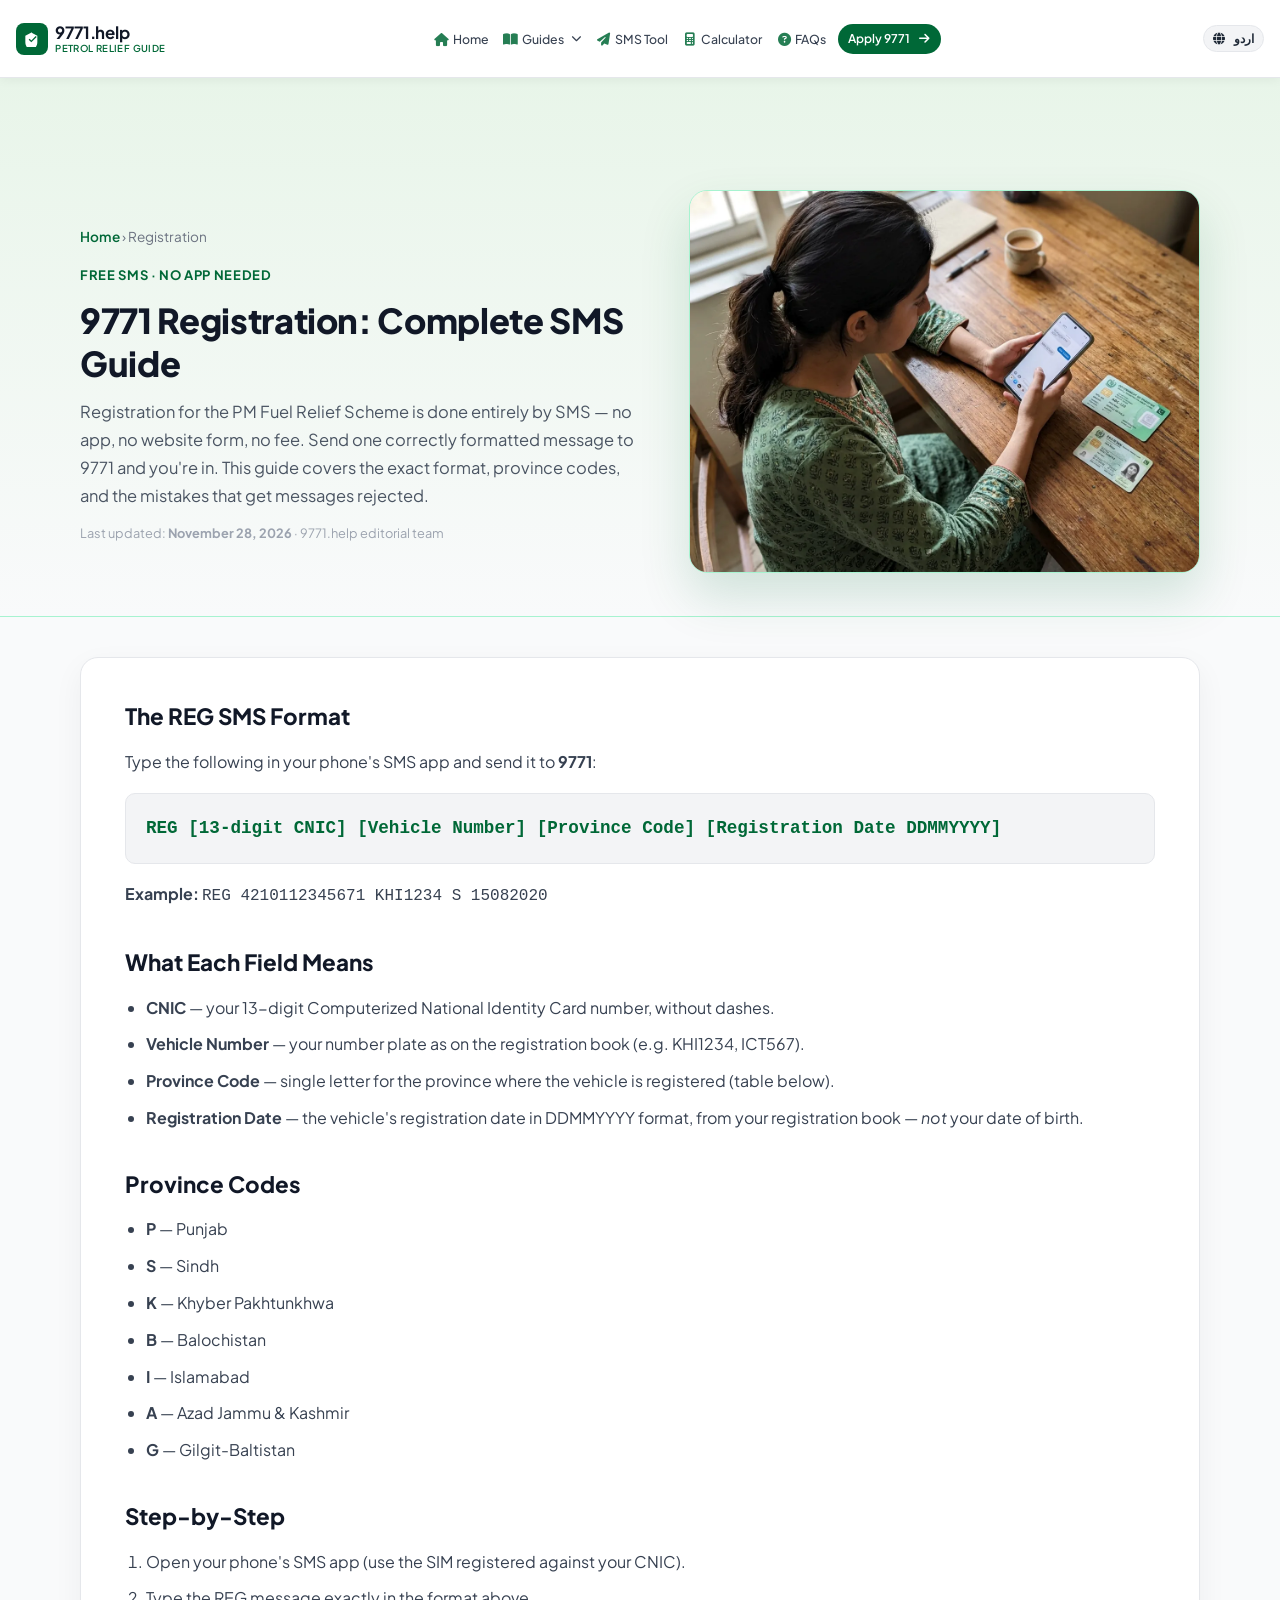
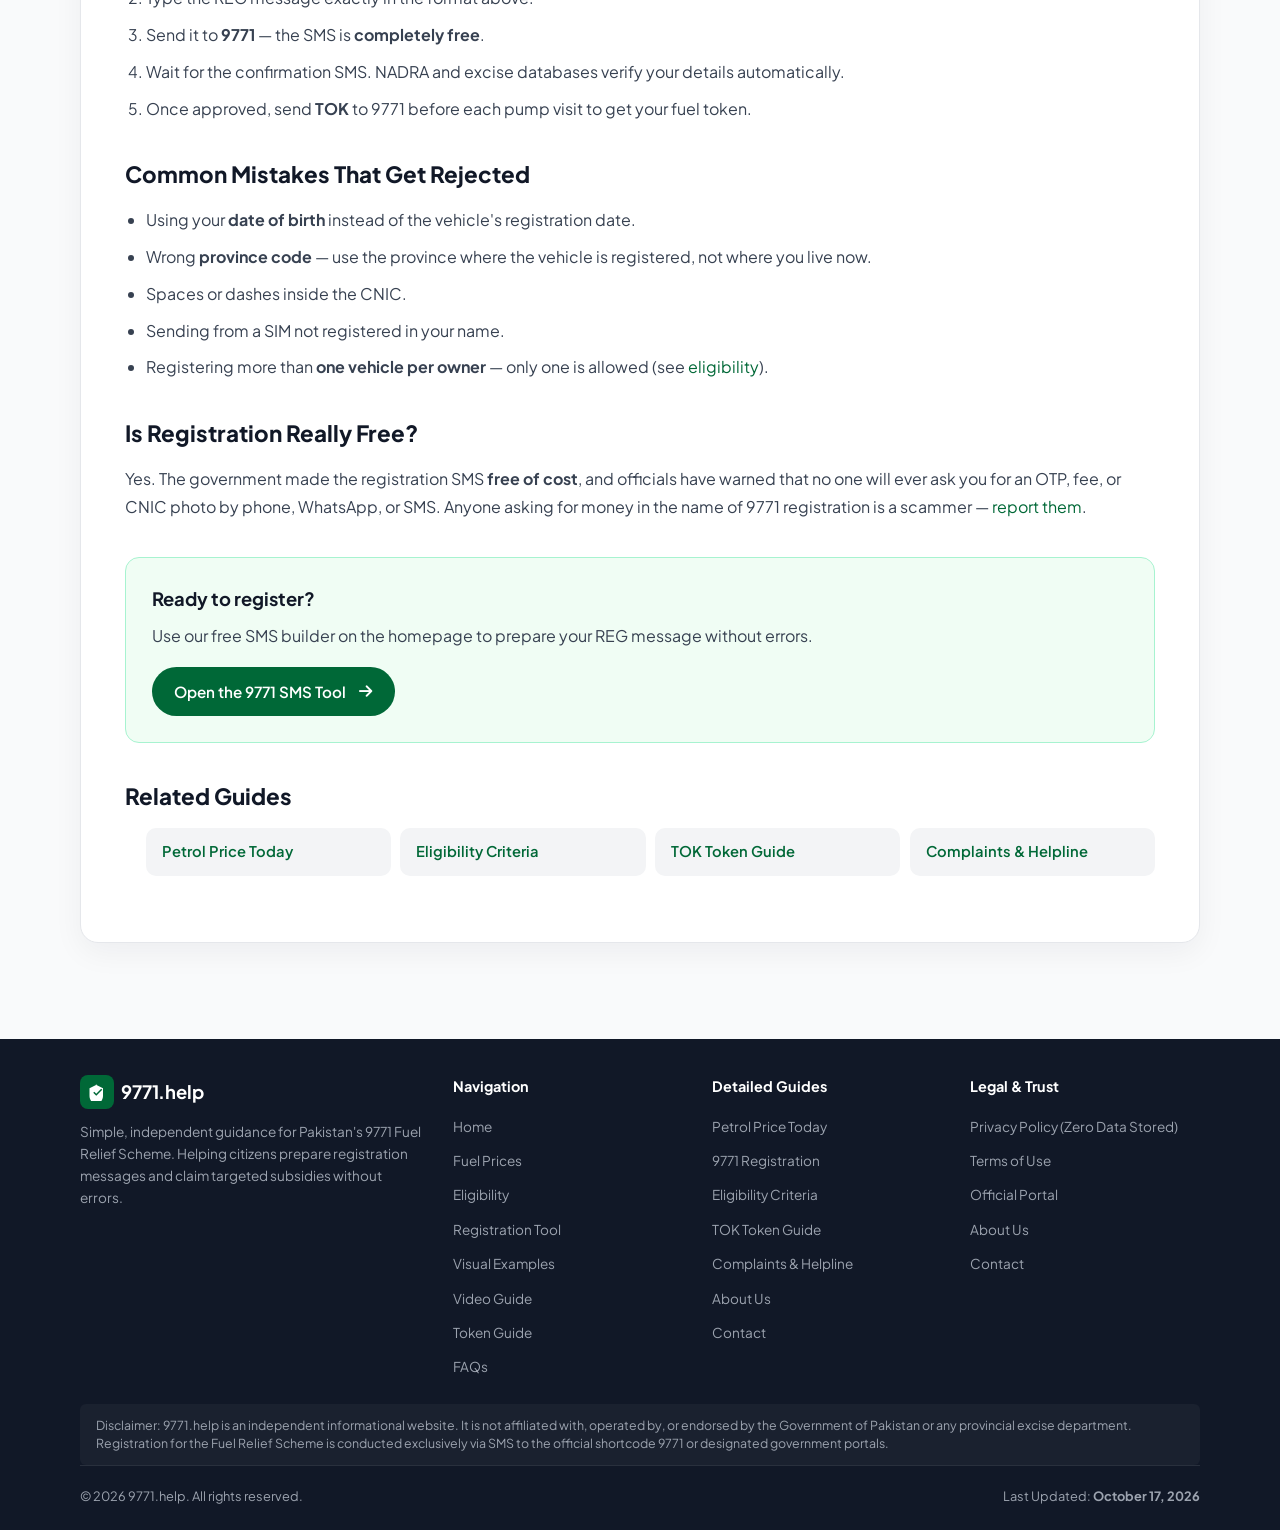
<file: registration.html>
<!DOCTYPE html>
<html lang="en" dir="ltr">
<head>
  <meta charset="UTF-8">
  <meta name="viewport" content="width=device-width, initial-scale=1.0">
  <title>9771 Registration: REG SMS Format (Step-by-Step)</title>
  <meta name="title" content="9771 Registration: REG SMS Format (Step-by-Step)">
  <meta name="description" content="Send REG [CNIC] [Vehicle No] [Province Code] [Reg Date] to 9771. Free SMS registration guide with province codes, examples & common mistakes.">
  <meta name="robots" content="index, follow">
  <meta name="author" content="9771 Help">
  <link rel="canonical" href="https://9771.help/registration">
  <meta property="og:type" content="article">
  <meta property="article:published_time" content="2026-10-17T10:00:00+05:00">
  <meta property="article:modified_time" content="2026-10-17T10:00:00+05:00">
  <meta property="og:url" content="https://9771.help/registration">
  <meta property="og:title" content="9771 Registration: REG SMS Format (Step-by-Step)">
  <meta property="og:description" content="Send REG [CNIC] [Vehicle No] [Province Code] [Reg Date] to 9771. Free SMS registration guide with province codes, examples & common mistakes.">
  <meta property="og:site_name" content="9771 Help">
  <meta property="og:locale" content="en_PK">
  <meta property="og:image" content="https://9771.help/assets/phone_sms_guide.jpg">
  <meta property="og:image:width" content="1200">
  <meta property="og:image:height" content="675">
  <meta name="twitter:card" content="summary_large_image">
  <meta name="twitter:title" content="9771 Registration: REG SMS Format (Step-by-Step)">
  <meta name="twitter:description" content="Send REG [CNIC] [Vehicle No] [Province Code] [Reg Date] to 9771. Free SMS registration guide with province codes, examples & common mistakes.">
  <meta name="twitter:image" content="https://9771.help/assets/phone_sms_guide.jpg">
  <link rel="icon" type="image/svg+xml" href="data:image/svg+xml,<svg xmlns='http://www.w3.org/2000/svg' viewBox='0 0 100 100'><rect width='100' height='100' rx='20' fill='%23006837'/><text x='50%' y='63%' font-size='38' font-weight='700' font-family='sans-serif' fill='%23FFFFFF' text-anchor='middle'>9771</text></svg>">
  <script async src="https://pagead2.googlesyndication.com/pagead/js/adsbygoogle.js?client=ca-pub-4079218117577873" crossorigin="anonymous"></script>
  <link rel="preconnect" href="https://fonts.googleapis.com">
  <link rel="preconnect" href="https://fonts.gstatic.com" crossorigin>
  <link rel="stylesheet" href="https://fonts.googleapis.com/css2?family=Plus+Jakarta+Sans:wght@400;500;600;700&family=Noto+Nastaliq+Urdu:wght@400;600;700&display=swap" media="print" onload="this.media='all'">
  <link rel="preload" as="image" href="/assets/phone_sms_guide.webp">
  <link rel="stylesheet" href="https://cdnjs.cloudflare.com/ajax/libs/font-awesome/6.5.1/css/all.min.css" crossorigin="anonymous" referrerpolicy="no-referrer">
  <link rel="stylesheet" href="/css/style.css?v=3.4">
  <script type="application/ld+json">
{
    "@context": "https://schema.org",
    "@graph": [
      {
        "@type": "BreadcrumbList",
        "itemListElement": [
          {"@type": "ListItem", "position": 1, "name": "Home", "item": "https://9771.help/"},
          {"@type": "ListItem", "position": 2, "name": "Registration", "item": "https://9771.help/registration"}
        ]
      },
      {
        "@type": "Article",
        "headline": "9771 Registration: Complete SMS Guide",
        "description": "Send REG [CNIC] [Vehicle No] [Province Code] [Reg Date] to 9771. Free SMS registration guide with province codes, examples & common mistakes.",
        "author": {"@type": "Organization", "name": "9771 Help", "url": "https://9771.help/"},
        "publisher": {"@type": "Organization", "name": "9771 Help", "url": "https://9771.help/"},
        "datePublished": "2026-10-17T10:00:00+05:00",
        "dateModified": "2026-10-17T10:00:00+05:00",
        "mainEntityOfPage": "https://9771.help/registration"
      }
    ]
  }
  </script>
</head>
<body>
  <header class="main-header" id="main-header">
    <div class="container header-inner">
      <a href="/" class="brand-logo" aria-label="9771 Help Homepage">
        <div class="brand-emblem">
          <svg viewBox="0 0 24 24">
            <path d="M12 2L2 7v10c0 5.55 3.84 10.74 9 12 5.16-1.26 9-6.45 9-12V7l-10-5zm-1 15l-4-4 1.41-1.41L11 14.17l6.59-6.59L19 9l-8 8z"/>
          </svg>
        </div>
        <div class="brand-title-wrap">
          <span class="brand-name" data-i18n="brandName">9771.help</span>
          <span class="brand-tag" data-i18n="brandTag">Petrol Relief Guide</span>
        </div>
      </a>

      <!-- Navigation Drawer (Desktop Center, Mobile Dropdown) -->
      <nav class="nav-container" id="main-nav" aria-label="Main Navigation">
        <div class="nav-backdrop" id="nav-backdrop"></div>
        <ul class="nav-links" id="nav-links">
          <li><a href="/" class="nav-link"><span class="nav-icon"><i class="fa-solid fa-house"></i></span> <span data-i18n="navHome">Home</span></a></li>
          <li class="nav-item-dropdown">
            <a href="/#detailed-guides" class="nav-link nav-dropdown-toggle" aria-haspopup="true"><span class="nav-icon"><i class="fa-solid fa-book-open"></i></span> <span data-i18n="navGuides">Guides</span> <i class="fa-solid fa-chevron-down dropdown-caret"></i></a>
            <ul class="nav-dropdown">
              <li><a href="/petrol-prices"><i class="fa-solid fa-gas-pump"></i> <span data-i18n="navFuelPrices">Petrol Prices</span></a></li>
              <li><a href="/registration"><i class="fa-solid fa-paper-plane"></i> <span data-i18n="navRegistration">Registration</span></a></li>
              <li><a href="/eligibility"><i class="fa-solid fa-motorcycle"></i> <span data-i18n="navEligibility">Eligibility</span></a></li>
              <li><a href="/token"><i class="fa-solid fa-ticket"></i> <span data-i18n="navTok">TOK Token</span></a></li>
              <li><a href="/complaints"><i class="fa-solid fa-headset"></i> <span data-i18n="navComplaints">Complaints</span></a></li>
            </ul>
          </li>
          <li><a href="/#sms-tool" class="nav-link"><span class="nav-icon"><i class="fa-solid fa-paper-plane"></i></span> <span data-i18n="navSmsTool">SMS Tool</span></a></li>
          <li><a href="/#calculator" class="nav-link"><span class="nav-icon"><i class="fa-solid fa-calculator"></i></span> <span data-i18n="navCalculator">Calculator</span></a></li>
          <li><a href="/#faqs" class="nav-link"><span class="nav-icon"><i class="fa-solid fa-circle-question"></i></span> <span data-i18n="navFaq">FAQs</span></a></li>
          <li class="nav-cta-item"><a href="/#sms-tool" class="nav-cta-btn"><span data-i18n="navApplyBtn">Apply 9771</span> <i class="fa-solid fa-arrow-right" style="margin-left: 5px;"></i></a></li>
        </ul>
      </nav>

      <!-- Header Actions (Animated Mobile Toggle) -->
      <div class="header-right-actions">
        <button type="button" class="lang-switch-btn" id="lang-switch-btn" aria-label="Toggle language">
          <i class="fa-solid fa-globe" style="margin-right: 5px;"></i><span data-i18n="langSwitchBtn">اردو</span>
        </button>

        <button type="button" class="mobile-nav-toggle" id="mobile-nav-toggle" aria-label="Toggle navigation menu" aria-expanded="false">
          <span class="bar bar-1"></span>
          <span class="bar bar-2"></span>
          <span class="bar bar-3"></span>
        </button>
      </div>
    </div>
  </header>

  <main id="top">
    <section class="page-hero">
      <div class="container">
        <div class="page-hero-grid">
          <div>
            <nav class="breadcrumb" aria-label="Breadcrumb"><a href="/" data-i18n="navHome">Home</a> <span aria-hidden="true">›</span> <span data-i18n="rg_b001">Registration</span></nav>
            <span class="section-tag" data-i18n="rg_b002">Free SMS · No App Needed</span>
            <h1 class="page-title" data-i18n="rg_b003">9771 Registration: Complete SMS Guide</h1>
            <p class="page-intro" data-i18n="rg_b004">Registration for the PM Fuel Relief Scheme is done entirely by SMS — no app, no website form, no fee. Send one correctly formatted message to 9771 and you're in. This guide covers the exact format, province codes, and the mistakes that get messages rejected.</p>
            <p class="page-updated" data-i18n-html="rg_b005">Last updated: <strong id="last-updated-date">October 17, 2026</strong> · 9771.help editorial team</p>
          </div>
          <div><img class="page-hero-img" src="/assets/phone_sms_guide.webp" alt="Sending 9771 registration SMS from a phone" fetchpriority="high"></div>
        </div>
      </div>
    </section>
    <section class="section-wrapper page-body-wrap">
      <div class="container">
        <article class="page-article">

        <h2 data-i18n="rg_b006">The REG SMS Format</h2>
        <p data-i18n-html="rg_b012">Type the following in your phone's SMS app and send it to <strong>9771</strong>:</p>
        <div style="background:#F3F4F6; border:1px solid #E5E7EB; border-radius:10px; padding:1.25rem; font-family:monospace; font-size:1.1rem; font-weight:700; color:#006837; margin:1rem 0; word-break:break-all;">
          REG [13-digit CNIC] [Vehicle Number] [Province Code] [Registration Date DDMMYYYY]
        </div>
        <p data-i18n-html="rg_b013"><strong>Example:</strong> <code>REG 4210112345671 KHI1234 S 15082020</code></p>
        <h2 data-i18n="rg_b007">What Each Field Means</h2>
        <ul>
          <li data-i18n-html="rg_b015"><strong>CNIC</strong> — your 13-digit Computerized National Identity Card number, without dashes.</li>
          <li data-i18n-html="rg_b016"><strong>Vehicle Number</strong> — your number plate as on the registration book (e.g. KHI1234, ICT567).</li>
          <li data-i18n-html="rg_b017"><strong>Province Code</strong> — single letter for the province where the vehicle is registered (table below).</li>
          <li data-i18n-html="rg_b018"><strong>Registration Date</strong> — the vehicle's registration date in DDMMYYYY format, from your registration book — <em>not</em> your date of birth.</li>
        </ul>
        <h2 data-i18n="rg_b008">Province Codes</h2>
        <ul>
          <li data-i18n-html="rg_b019"><strong>P</strong> — Punjab</li>
          <li data-i18n-html="rg_b020"><strong>S</strong> — Sindh</li>
          <li data-i18n-html="rg_b021"><strong>K</strong> — Khyber Pakhtunkhwa</li>
          <li data-i18n-html="rg_b022"><strong>B</strong> — Balochistan</li>
          <li data-i18n-html="rg_b023"><strong>I</strong> — Islamabad</li>
          <li data-i18n-html="rg_b024"><strong>A</strong> — Azad Jammu &amp; Kashmir</li>
          <li data-i18n-html="rg_b025"><strong>G</strong> — Gilgit-Baltistan</li>
        </ul>
        <h2 data-i18n="rg_b009">Step-by-Step</h2>
        <ol>
          <li data-i18n="rg_b026">Open your phone's SMS app (use the SIM registered against your CNIC).</li>
          <li data-i18n="rg_b027">Type the REG message exactly in the format above.</li>
          <li data-i18n-html="rg_b028">Send it to <strong>9771</strong> — the SMS is <strong>completely free</strong>.</li>
          <li data-i18n="rg_b029">Wait for the confirmation SMS. NADRA and excise databases verify your details automatically.</li>
          <li data-i18n-html="rg_b030">Once approved, send <strong>TOK</strong> to 9771 before each pump visit to get your fuel token.</li>
        </ol>
        <h2 data-i18n="rg_b010">Common Mistakes That Get Rejected</h2>
        <ul>
          <li data-i18n-html="rg_b031">Using your <strong>date of birth</strong> instead of the vehicle's registration date.</li>
          <li data-i18n-html="rg_b032">Wrong <strong>province code</strong> — use the province where the vehicle is registered, not where you live now.</li>
          <li data-i18n="rg_b033">Spaces or dashes inside the CNIC.</li>
          <li data-i18n="rg_b034">Sending from a SIM not registered in your name.</li>
          <li data-i18n-html="rg_b035">Registering more than <strong>one vehicle per owner</strong> — only one is allowed (see <a href="/eligibility" style="color:#006837;">eligibility</a>).</li>
        </ul>
        <h2 data-i18n="rg_b011">Is Registration Really Free?</h2>
        <p data-i18n-html="rg_b014">Yes. The government made the registration SMS <strong>free of cost</strong>, and officials have warned that no one will ever ask you for an OTP, fee, or CNIC photo by phone, WhatsApp, or SMS. Anyone asking for money in the name of 9771 registration is a scammer — <a href="/complaints" style="color:#006837;">report them</a>.</p>
        <div class="page-cta">
          <h3 data-i18n="ctaTitle">Ready to register?</h3>
          <p data-i18n="ctaDesc">Use our free SMS builder on the homepage to prepare your REG message without errors.</p>
          <a href="/#sms-tool" class="btn-primary" style="display:inline-flex;" data-i18n-html="ctaBtn">Open the 9771 SMS Tool <i class="fa-solid fa-arrow-right" style="margin-left:6px;"></i></a>
        </div>
        <h2 data-i18n="rg_b036">Related Guides</h2>
        <ul class="related-list"><li><a href="/petrol-prices" data-i18n="rel_prices">Petrol Price Today</a></li><li><a href="/eligibility" data-i18n="rel_eligibility">Eligibility Criteria</a></li><li><a href="/token" data-i18n="rel_token">TOK Token Guide</a></li><li><a href="/complaints" data-i18n="rel_complaints">Complaints & Helpline</a></li></ul>
        </article>
      </div>
    </section>
  </main>
  <footer class="main-footer">
    <div class="container">
      <div class="footer-grid">
        <div>
          <div class="brand-logo" style="margin-bottom: 0.5rem;">
            <div class="brand-emblem" style="width: 34px; height: 34px;">
              <svg viewBox="0 0 24 24" style="width: 18px; height: 18px;"><path d="M12 2L2 7v10c0 5.55 3.84 10.74 9 12 5.16-1.26 9-6.45 9-12V7l-10-5zm-1 15l-4-4 1.41-1.41L11 14.17l6.59-6.59L19 9l-8 8z"/></svg>
            </div>
            <span class="brand-name" style="font-size: 1.15rem; color: #FFF;">9771.help</span>
          </div>
          <p class="footer-brand-desc" data-i18n="footerDesc">
            Simple, independent guidance for Pakistan's 9771 Fuel Relief Scheme. Helping citizens prepare registration messages and claim targeted subsidies without errors.
          </p>
        </div>

        <div>
          <h4 class="footer-heading" data-i18n="footerNavHeading">Navigation</h4>
          <ul class="footer-links">
            <li><a href="/#top" class="footer-link" data-i18n="footerHome">Home</a></li>
            <li><a href="/#fuel-prices" class="footer-link" data-i18n="navFuelPrices">Fuel Prices</a></li>
            <li><a href="/#eligibility" class="footer-link" data-i18n="navEligibility">Eligibility</a></li>
            <li><a href="/#sms-tool" class="footer-link" data-i18n="navSmsTool">Registration Tool</a></li>
            <li><a href="/#visual-examples" class="footer-link" data-i18n="navVisualGuide">Visual Examples</a></li>
            <li><a href="/#video-guide" class="footer-link" data-i18n="navVideo">Video Guide</a></li>
            <li><a href="/#roadmap" class="footer-link" data-i18n="navTokenGuide">Token Guide</a></li>
            <li><a href="/#faqs" class="footer-link" data-i18n="navFaq">FAQs</a></li>
          </ul>
        </div>

        <div>
          <h4 class="footer-heading" data-i18n="footerGuidesHeading">Detailed Guides</h4>
          <ul class="footer-links">
            <li><a href="/petrol-prices" class="footer-link" data-i18n="rel_prices">Petrol Price Today</a></li>
            <li><a href="/registration" class="footer-link" data-i18n="rel_registration">9771 Registration</a></li>
            <li><a href="/eligibility" class="footer-link" data-i18n="rel_eligibility">Eligibility Criteria</a></li>
            <li><a href="/token" class="footer-link" data-i18n="rel_token">TOK Token Guide</a></li>
            <li><a href="/complaints" class="footer-link" data-i18n="rel_complaints">Complaints & Helpline</a></li>
            <li><a href="/about" class="footer-link" data-i18n="rel_about">About Us</a></li>
            <li><a href="/contact" class="footer-link" data-i18n="rel_contact">Contact</a></li>
          </ul>
        </div>

        <div>
          <h4 class="footer-heading" data-i18n="footerLegalHeading">Legal & Trust</h4>
          <ul class="footer-links">
            <li><a href="/#safety" class="footer-link" data-i18n="footerPrivacy">Privacy Policy (Zero Data Stored)</a></li>
            <li><a href="/#faqs" class="footer-link" data-i18n="footerTerms">Terms of Use</a></li>
            <li><a href="/#official-portal" class="footer-link" data-i18n="footerDisclaimer">Official Portal</a></li>
            <li><a href="/about" class="footer-link" data-i18n="rel_about">About Us</a></li>
            <li><a href="/contact" class="footer-link" data-i18n="rel_contact">Contact</a></li>
          </ul>
        </div>
      </div>

      <div class="footer-legal-notice" data-i18n="footerFullDisclaimer">
        Disclaimer: 9771.help is an independent informational website. It is not affiliated with, operated by, or endorsed by the Government of Pakistan or any provincial excise department. Registration for the Fuel Relief Scheme is conducted exclusively via SMS to the official shortcode 9771 or designated government portals.
      </div>

      <div class="footer-bottom">
        <span data-i18n="footerCopyright">© 2026 9771.help. All rights reserved.</span>
        <span><span data-i18n="lastUpdatedText">Last Updated:</span> <strong id="last-updated-date">October 17, 2026</strong></span>
      </div>
    </div>
  </footer>

  <!-- STICKY MOBILE ACTION BAR -->
  <aside class="sticky-mobile-bar" aria-label="Mobile quick actions">
    <a href="/#sms-tool" class="sticky-btn-apply">
      <i class="fa-solid fa-paper-plane" style="margin-right: 6px;"></i> <span data-i18n="stickyApply">Prepare SMS</span>
    </a>
    <button type="button" class="sticky-btn-tok trigger-tok-action">
      <i class="fa-solid fa-gas-pump" style="margin-right: 6px;"></i> <span data-i18n="stickyTok">Send TOK</span>
    </button>
  </aside>

  <!-- DESKTOP SMS MODAL FALLBACK -->
  <div class="modal-backdrop" id="sms-modal" role="dialog" aria-modal="true" aria-labelledby="modal-title">
    <div class="modal-card">
      <button type="button" class="modal-close-btn" id="modal-close-btn" aria-label="Close modal">&times;</button>
      <h3 id="modal-title" style="font-size: 1.25rem; font-weight: 700; color: #111827; margin-bottom: 0.75rem;" data-i18n="modalTitle">
        How to Send Your SMS
      </h3>
      <p style="font-size: 0.9rem; color: #4B5563; margin-bottom: 1rem;" data-i18n="modalInstruction">
        Copy the pre-formatted text below and send it via your phone's SMS app to shortcode 9771:
      </p>
      <div style="background: #F3F4F6; border: 1px solid #E5E7EB; border-radius: 8px; padding: 1rem; font-family: monospace; font-size: 1.15rem; color: #006837; font-weight: 700; margin-bottom: 1.25rem; word-break: break-all;" id="modal-sms-text">
        REG
      </div>
      <button type="button" class="btn-primary" id="modal-copy-btn" style="width: 100%; justify-content: center;" data-i18n="modalBtnCopy">
        Copy Message & Close
      </button>
    </div>
  </div>

  <!-- TOAST NOTIFICATION CONTAINER -->
  <div class="toast-container" id="toast-container" aria-live="polite"></div>

  <script src="/js/app.js?v=3.1"></script>
</body>
</html>
</file>
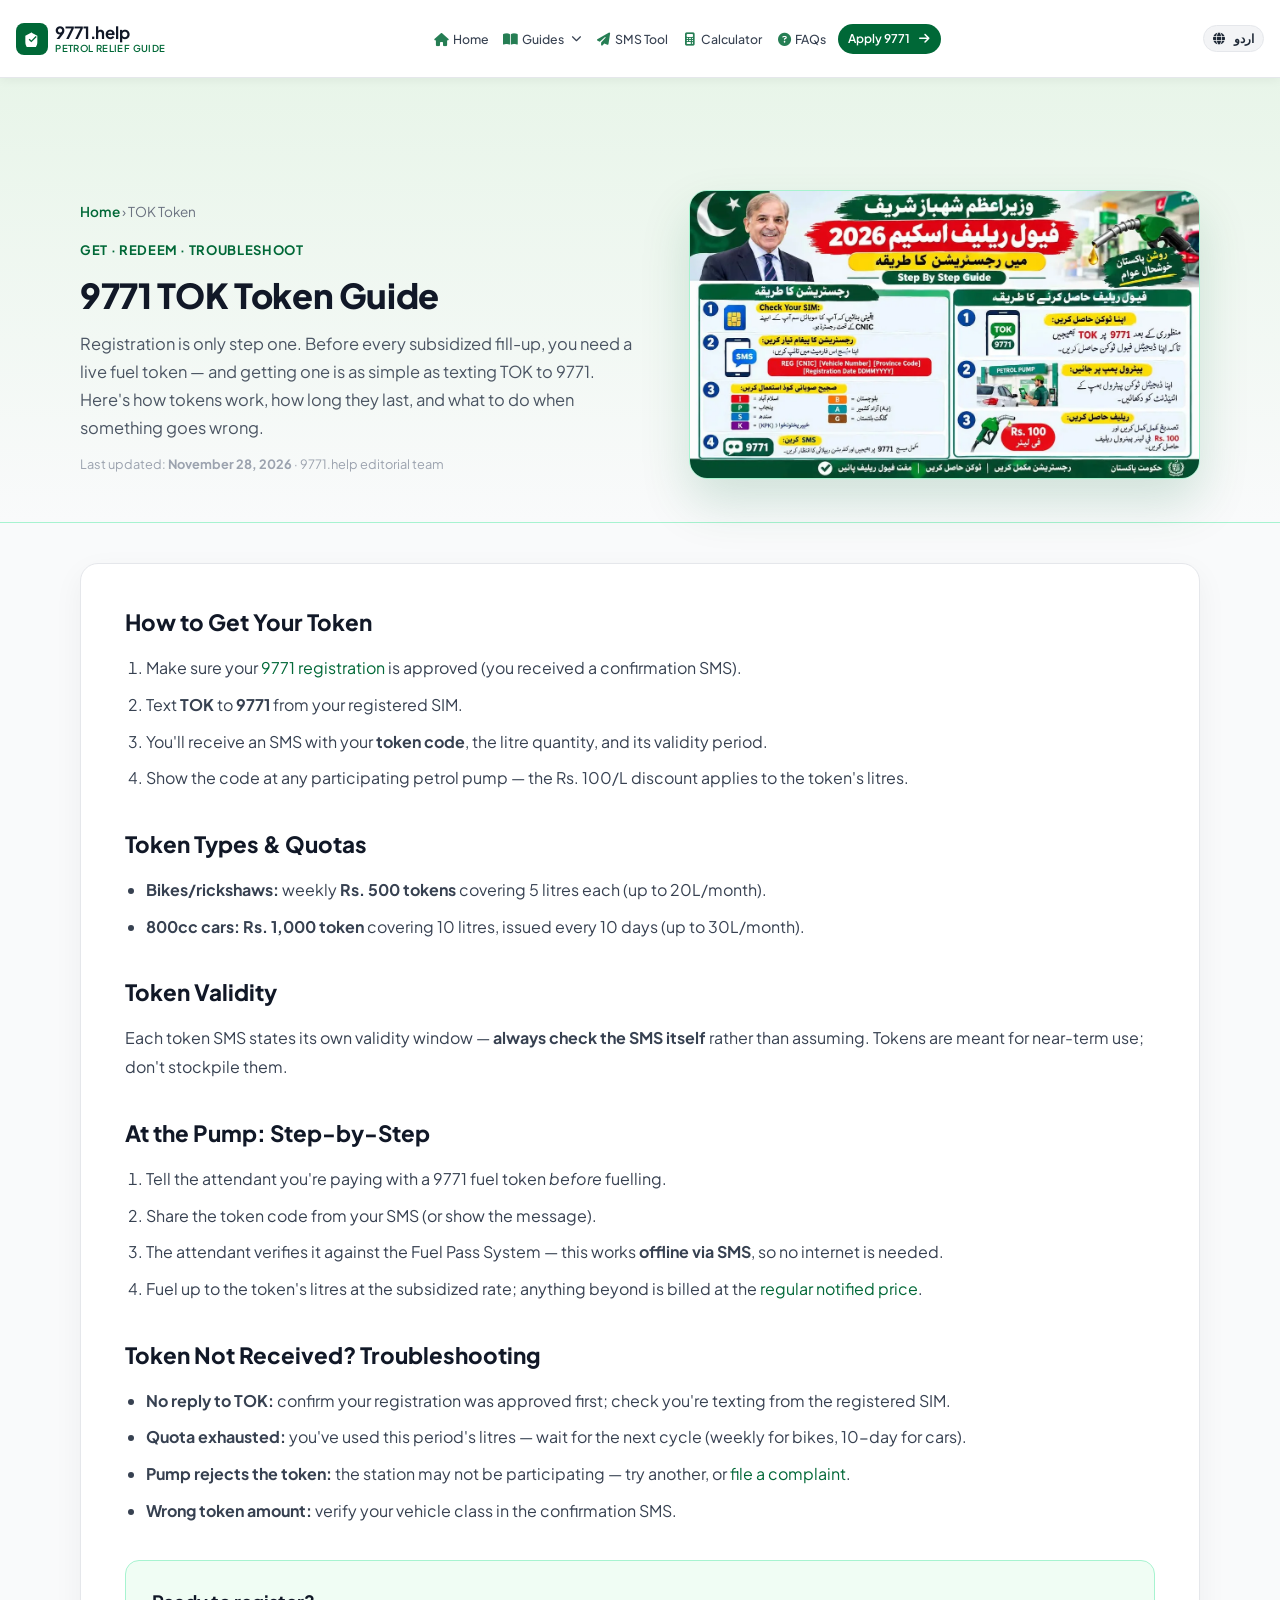
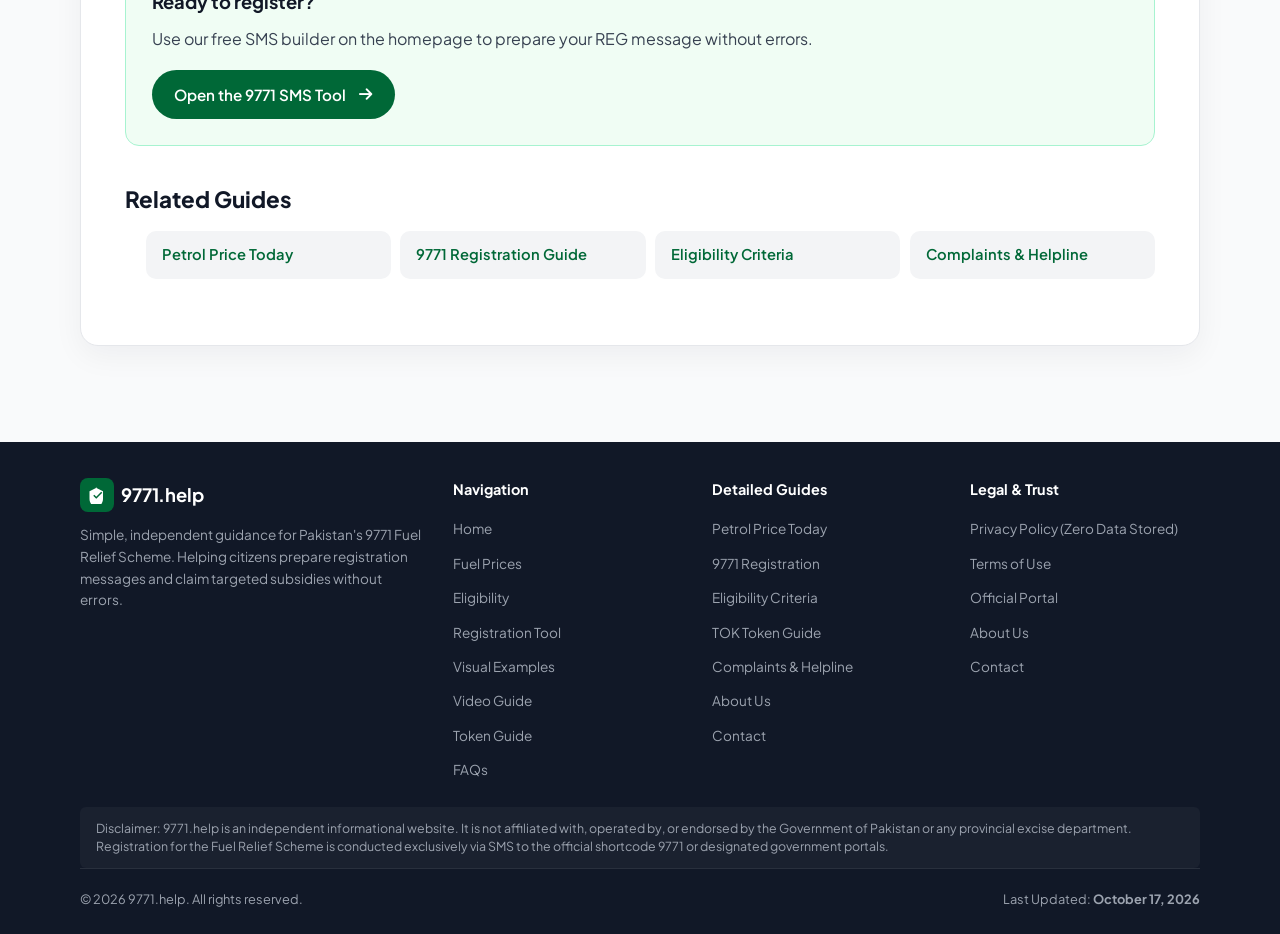
<file: token.html>
<!DOCTYPE html>
<html lang="en" dir="ltr">
<head>
  <meta charset="UTF-8">
  <meta name="viewport" content="width=device-width, initial-scale=1.0">
  <title>9771 TOK Token: How to Get & Use Fuel Token</title>
  <meta name="title" content="9771 TOK Token: How to Get & Use Fuel Token">
  <meta name="description" content="Send TOK to 9771 to get your fuel token before visiting the pump. Token validity, Rs. 500 weekly tokens & step-by-step redemption guide.">
  <meta name="robots" content="index, follow">
  <meta name="author" content="9771 Help">
  <link rel="canonical" href="https://9771.help/token">
  <meta property="og:type" content="article">
  <meta property="article:published_time" content="2026-10-17T10:00:00+05:00">
  <meta property="article:modified_time" content="2026-10-17T10:00:00+05:00">
  <meta property="og:url" content="https://9771.help/token">
  <meta property="og:title" content="9771 TOK Token: How to Get & Use Fuel Token">
  <meta property="og:description" content="Send TOK to 9771 to get your fuel token before visiting the pump. Token validity, Rs. 500 weekly tokens & step-by-step redemption guide.">
  <meta property="og:site_name" content="9771 Help">
  <meta property="og:locale" content="en_PK">
  <meta property="og:image" content="https://9771.help/assets/pm-fuel-relief-guide.jpg">
  <meta property="og:image:width" content="1200">
  <meta property="og:image:height" content="675">
  <meta name="twitter:card" content="summary_large_image">
  <meta name="twitter:title" content="9771 TOK Token: How to Get & Use Fuel Token">
  <meta name="twitter:description" content="Send TOK to 9771 to get your fuel token before visiting the pump. Token validity, Rs. 500 weekly tokens & step-by-step redemption guide.">
  <meta name="twitter:image" content="https://9771.help/assets/pm-fuel-relief-guide.jpg">
  <link rel="icon" type="image/svg+xml" href="data:image/svg+xml,<svg xmlns='http://www.w3.org/2000/svg' viewBox='0 0 100 100'><rect width='100' height='100' rx='20' fill='%23006837'/><text x='50%' y='63%' font-size='38' font-weight='700' font-family='sans-serif' fill='%23FFFFFF' text-anchor='middle'>9771</text></svg>">
  <script async src="https://pagead2.googlesyndication.com/pagead/js/adsbygoogle.js?client=ca-pub-4079218117577873" crossorigin="anonymous"></script>
  <link rel="preconnect" href="https://fonts.googleapis.com">
  <link rel="preconnect" href="https://fonts.gstatic.com" crossorigin>
  <link rel="stylesheet" href="https://fonts.googleapis.com/css2?family=Plus+Jakarta+Sans:wght@400;500;600;700&family=Noto+Nastaliq+Urdu:wght@400;600;700&display=swap" media="print" onload="this.media='all'">
  <link rel="preload" as="image" href="/assets/pm-fuel-relief-guide.webp">
  <link rel="stylesheet" href="https://cdnjs.cloudflare.com/ajax/libs/font-awesome/6.5.1/css/all.min.css" crossorigin="anonymous" referrerpolicy="no-referrer">
  <link rel="stylesheet" href="/css/style.css?v=3.4">
  <script type="application/ld+json">
{
    "@context": "https://schema.org",
    "@graph": [
      {
        "@type": "BreadcrumbList",
        "itemListElement": [
          {"@type": "ListItem", "position": 1, "name": "Home", "item": "https://9771.help/"},
          {"@type": "ListItem", "position": 2, "name": "TOK Token", "item": "https://9771.help/token"}
        ]
      },
      {
        "@type": "Article",
        "headline": "9771 TOK Token Guide",
        "description": "Send TOK to 9771 to get your fuel token before visiting the pump. Token validity, Rs. 500 weekly tokens & step-by-step redemption guide.",
        "author": {"@type": "Organization", "name": "9771 Help", "url": "https://9771.help/"},
        "publisher": {"@type": "Organization", "name": "9771 Help", "url": "https://9771.help/"},
        "datePublished": "2026-10-17T10:00:00+05:00",
        "dateModified": "2026-10-17T10:00:00+05:00",
        "mainEntityOfPage": "https://9771.help/token"
      }
    ]
  }
  </script>
</head>
<body>
  <header class="main-header" id="main-header">
    <div class="container header-inner">
      <a href="/" class="brand-logo" aria-label="9771 Help Homepage">
        <div class="brand-emblem">
          <svg viewBox="0 0 24 24">
            <path d="M12 2L2 7v10c0 5.55 3.84 10.74 9 12 5.16-1.26 9-6.45 9-12V7l-10-5zm-1 15l-4-4 1.41-1.41L11 14.17l6.59-6.59L19 9l-8 8z"/>
          </svg>
        </div>
        <div class="brand-title-wrap">
          <span class="brand-name" data-i18n="brandName">9771.help</span>
          <span class="brand-tag" data-i18n="brandTag">Petrol Relief Guide</span>
        </div>
      </a>

      <!-- Navigation Drawer (Desktop Center, Mobile Dropdown) -->
      <nav class="nav-container" id="main-nav" aria-label="Main Navigation">
        <div class="nav-backdrop" id="nav-backdrop"></div>
        <ul class="nav-links" id="nav-links">
          <li><a href="/" class="nav-link"><span class="nav-icon"><i class="fa-solid fa-house"></i></span> <span data-i18n="navHome">Home</span></a></li>
          <li class="nav-item-dropdown">
            <a href="/#detailed-guides" class="nav-link nav-dropdown-toggle" aria-haspopup="true"><span class="nav-icon"><i class="fa-solid fa-book-open"></i></span> <span data-i18n="navGuides">Guides</span> <i class="fa-solid fa-chevron-down dropdown-caret"></i></a>
            <ul class="nav-dropdown">
              <li><a href="/petrol-prices"><i class="fa-solid fa-gas-pump"></i> <span data-i18n="navFuelPrices">Petrol Prices</span></a></li>
              <li><a href="/registration"><i class="fa-solid fa-paper-plane"></i> <span data-i18n="navRegistration">Registration</span></a></li>
              <li><a href="/eligibility"><i class="fa-solid fa-motorcycle"></i> <span data-i18n="navEligibility">Eligibility</span></a></li>
              <li><a href="/token"><i class="fa-solid fa-ticket"></i> <span data-i18n="navTok">TOK Token</span></a></li>
              <li><a href="/complaints"><i class="fa-solid fa-headset"></i> <span data-i18n="navComplaints">Complaints</span></a></li>
            </ul>
          </li>
          <li><a href="/#sms-tool" class="nav-link"><span class="nav-icon"><i class="fa-solid fa-paper-plane"></i></span> <span data-i18n="navSmsTool">SMS Tool</span></a></li>
          <li><a href="/#calculator" class="nav-link"><span class="nav-icon"><i class="fa-solid fa-calculator"></i></span> <span data-i18n="navCalculator">Calculator</span></a></li>
          <li><a href="/#faqs" class="nav-link"><span class="nav-icon"><i class="fa-solid fa-circle-question"></i></span> <span data-i18n="navFaq">FAQs</span></a></li>
          <li class="nav-cta-item"><a href="/#sms-tool" class="nav-cta-btn"><span data-i18n="navApplyBtn">Apply 9771</span> <i class="fa-solid fa-arrow-right" style="margin-left: 5px;"></i></a></li>
        </ul>
      </nav>

      <!-- Header Actions (Animated Mobile Toggle) -->
      <div class="header-right-actions">
        <button type="button" class="lang-switch-btn" id="lang-switch-btn" aria-label="Toggle language">
          <i class="fa-solid fa-globe" style="margin-right: 5px;"></i><span data-i18n="langSwitchBtn">اردو</span>
        </button>

        <button type="button" class="mobile-nav-toggle" id="mobile-nav-toggle" aria-label="Toggle navigation menu" aria-expanded="false">
          <span class="bar bar-1"></span>
          <span class="bar bar-2"></span>
          <span class="bar bar-3"></span>
        </button>
      </div>
    </div>
  </header>

  <main id="top">
    <section class="page-hero">
      <div class="container">
        <div class="page-hero-grid">
          <div>
            <nav class="breadcrumb" aria-label="Breadcrumb"><a href="/" data-i18n="navHome">Home</a> <span aria-hidden="true">›</span> <span data-i18n="tk_b001">TOK Token</span></nav>
            <span class="section-tag" data-i18n="tk_b002">Get · Redeem · Troubleshoot</span>
            <h1 class="page-title" data-i18n="tk_b003">9771 TOK Token Guide</h1>
            <p class="page-intro" data-i18n="tk_b004">Registration is only step one. Before every subsidized fill-up, you need a live fuel token — and getting one is as simple as texting TOK to 9771. Here's how tokens work, how long they last, and what to do when something goes wrong.</p>
            <p class="page-updated" data-i18n-html="tk_b005">Last updated: <strong id="last-updated-date">October 17, 2026</strong> · 9771.help editorial team</p>
          </div>
          <div><img class="page-hero-img" src="/assets/pm-fuel-relief-guide.webp" alt="9771 TOK fuel token guide" fetchpriority="high"></div>
        </div>
      </div>
    </section>
    <section class="section-wrapper page-body-wrap">
      <div class="container">
        <article class="page-article">

        <h2 data-i18n="tk_b006">How to Get Your Token</h2>
        <ol>
          <li data-i18n-html="tk_b012">Make sure your <a href="/registration" style="color:#006837;">9771 registration</a> is approved (you received a confirmation SMS).</li>
          <li data-i18n-html="tk_b013">Text <strong>TOK</strong> to <strong>9771</strong> from your registered SIM.</li>
          <li data-i18n-html="tk_b014">You'll receive an SMS with your <strong>token code</strong>, the litre quantity, and its validity period.</li>
          <li data-i18n="tk_b015">Show the code at any participating petrol pump — the Rs. 100/L discount applies to the token's litres.</li>
        </ol>
        <h2 data-i18n="tk_b007">Token Types &amp; Quotas</h2>
        <ul>
          <li data-i18n-html="tk_b016"><strong>Bikes/rickshaws:</strong> weekly <strong>Rs. 500 tokens</strong> covering 5 litres each (up to 20L/month).</li>
          <li data-i18n-html="tk_b017"><strong>800cc cars:</strong> <strong>Rs. 1,000 token</strong> covering 10 litres, issued every 10 days (up to 30L/month).</li>
        </ul>
        <h2 data-i18n="tk_b008">Token Validity</h2>
        <p data-i18n-html="tk_b011">Each token SMS states its own validity window — <strong>always check the SMS itself</strong> rather than assuming. Tokens are meant for near-term use; don't stockpile them.</p>
        <h2 data-i18n="tk_b009">At the Pump: Step-by-Step</h2>
        <ol>
          <li data-i18n-html="tk_b018">Tell the attendant you're paying with a 9771 fuel token <em>before</em> fuelling.</li>
          <li data-i18n="tk_b019">Share the token code from your SMS (or show the message).</li>
          <li data-i18n-html="tk_b020">The attendant verifies it against the Fuel Pass System — this works <strong>offline via SMS</strong>, so no internet is needed.</li>
          <li data-i18n-html="tk_b021">Fuel up to the token's litres at the subsidized rate; anything beyond is billed at the <a href="/petrol-prices" style="color:#006837;">regular notified price</a>.</li>
        </ol>
        <h2 data-i18n="tk_b010">Token Not Received? Troubleshooting</h2>
        <ul>
          <li data-i18n-html="tk_b022"><strong>No reply to TOK:</strong> confirm your registration was approved first; check you're texting from the registered SIM.</li>
          <li data-i18n-html="tk_b023"><strong>Quota exhausted:</strong> you've used this period's litres — wait for the next cycle (weekly for bikes, 10-day for cars).</li>
          <li data-i18n-html="tk_b024"><strong>Pump rejects the token:</strong> the station may not be participating — try another, or <a href="/complaints" style="color:#006837;">file a complaint</a>.</li>
          <li data-i18n-html="tk_b025"><strong>Wrong token amount:</strong> verify your vehicle class in the confirmation SMS.</li>
        </ul>
        <div class="page-cta">
          <h3 data-i18n="ctaTitle">Ready to register?</h3>
          <p data-i18n="ctaDesc">Use our free SMS builder on the homepage to prepare your REG message without errors.</p>
          <a href="/#sms-tool" class="btn-primary" style="display:inline-flex;" data-i18n-html="ctaBtn">Open the 9771 SMS Tool <i class="fa-solid fa-arrow-right" style="margin-left:6px;"></i></a>
        </div>
        <h2 data-i18n="tk_b026">Related Guides</h2>
        <ul class="related-list"><li><a href="/petrol-prices" data-i18n="rel_prices">Petrol Price Today</a></li><li><a href="/registration" data-i18n="rel_registration">9771 Registration Guide</a></li><li><a href="/eligibility" data-i18n="rel_eligibility">Eligibility Criteria</a></li><li><a href="/complaints" data-i18n="rel_complaints">Complaints & Helpline</a></li></ul>
        </article>
      </div>
    </section>
  </main>
  <footer class="main-footer">
    <div class="container">
      <div class="footer-grid">
        <div>
          <div class="brand-logo" style="margin-bottom: 0.5rem;">
            <div class="brand-emblem" style="width: 34px; height: 34px;">
              <svg viewBox="0 0 24 24" style="width: 18px; height: 18px;"><path d="M12 2L2 7v10c0 5.55 3.84 10.74 9 12 5.16-1.26 9-6.45 9-12V7l-10-5zm-1 15l-4-4 1.41-1.41L11 14.17l6.59-6.59L19 9l-8 8z"/></svg>
            </div>
            <span class="brand-name" style="font-size: 1.15rem; color: #FFF;">9771.help</span>
          </div>
          <p class="footer-brand-desc" data-i18n="footerDesc">
            Simple, independent guidance for Pakistan's 9771 Fuel Relief Scheme. Helping citizens prepare registration messages and claim targeted subsidies without errors.
          </p>
        </div>

        <div>
          <h4 class="footer-heading" data-i18n="footerNavHeading">Navigation</h4>
          <ul class="footer-links">
            <li><a href="/#top" class="footer-link" data-i18n="footerHome">Home</a></li>
            <li><a href="/#fuel-prices" class="footer-link" data-i18n="navFuelPrices">Fuel Prices</a></li>
            <li><a href="/#eligibility" class="footer-link" data-i18n="navEligibility">Eligibility</a></li>
            <li><a href="/#sms-tool" class="footer-link" data-i18n="navSmsTool">Registration Tool</a></li>
            <li><a href="/#visual-examples" class="footer-link" data-i18n="navVisualGuide">Visual Examples</a></li>
            <li><a href="/#video-guide" class="footer-link" data-i18n="navVideo">Video Guide</a></li>
            <li><a href="/#roadmap" class="footer-link" data-i18n="navTokenGuide">Token Guide</a></li>
            <li><a href="/#faqs" class="footer-link" data-i18n="navFaq">FAQs</a></li>
          </ul>
        </div>

        <div>
          <h4 class="footer-heading" data-i18n="footerGuidesHeading">Detailed Guides</h4>
          <ul class="footer-links">
            <li><a href="/petrol-prices" class="footer-link" data-i18n="rel_prices">Petrol Price Today</a></li>
            <li><a href="/registration" class="footer-link" data-i18n="rel_registration">9771 Registration</a></li>
            <li><a href="/eligibility" class="footer-link" data-i18n="rel_eligibility">Eligibility Criteria</a></li>
            <li><a href="/token" class="footer-link" data-i18n="rel_token">TOK Token Guide</a></li>
            <li><a href="/complaints" class="footer-link" data-i18n="rel_complaints">Complaints & Helpline</a></li>
            <li><a href="/about" class="footer-link" data-i18n="rel_about">About Us</a></li>
            <li><a href="/contact" class="footer-link" data-i18n="rel_contact">Contact</a></li>
          </ul>
        </div>

        <div>
          <h4 class="footer-heading" data-i18n="footerLegalHeading">Legal & Trust</h4>
          <ul class="footer-links">
            <li><a href="/#safety" class="footer-link" data-i18n="footerPrivacy">Privacy Policy (Zero Data Stored)</a></li>
            <li><a href="/#faqs" class="footer-link" data-i18n="footerTerms">Terms of Use</a></li>
            <li><a href="/#official-portal" class="footer-link" data-i18n="footerDisclaimer">Official Portal</a></li>
            <li><a href="/about" class="footer-link" data-i18n="rel_about">About Us</a></li>
            <li><a href="/contact" class="footer-link" data-i18n="rel_contact">Contact</a></li>
          </ul>
        </div>
      </div>

      <div class="footer-legal-notice" data-i18n="footerFullDisclaimer">
        Disclaimer: 9771.help is an independent informational website. It is not affiliated with, operated by, or endorsed by the Government of Pakistan or any provincial excise department. Registration for the Fuel Relief Scheme is conducted exclusively via SMS to the official shortcode 9771 or designated government portals.
      </div>

      <div class="footer-bottom">
        <span data-i18n="footerCopyright">© 2026 9771.help. All rights reserved.</span>
        <span><span data-i18n="lastUpdatedText">Last Updated:</span> <strong id="last-updated-date">October 17, 2026</strong></span>
      </div>
    </div>
  </footer>

  <!-- STICKY MOBILE ACTION BAR -->
  <aside class="sticky-mobile-bar" aria-label="Mobile quick actions">
    <a href="/#sms-tool" class="sticky-btn-apply">
      <i class="fa-solid fa-paper-plane" style="margin-right: 6px;"></i> <span data-i18n="stickyApply">Prepare SMS</span>
    </a>
    <button type="button" class="sticky-btn-tok trigger-tok-action">
      <i class="fa-solid fa-gas-pump" style="margin-right: 6px;"></i> <span data-i18n="stickyTok">Send TOK</span>
    </button>
  </aside>

  <!-- DESKTOP SMS MODAL FALLBACK -->
  <div class="modal-backdrop" id="sms-modal" role="dialog" aria-modal="true" aria-labelledby="modal-title">
    <div class="modal-card">
      <button type="button" class="modal-close-btn" id="modal-close-btn" aria-label="Close modal">&times;</button>
      <h3 id="modal-title" style="font-size: 1.25rem; font-weight: 700; color: #111827; margin-bottom: 0.75rem;" data-i18n="modalTitle">
        How to Send Your SMS
      </h3>
      <p style="font-size: 0.9rem; color: #4B5563; margin-bottom: 1rem;" data-i18n="modalInstruction">
        Copy the pre-formatted text below and send it via your phone's SMS app to shortcode 9771:
      </p>
      <div style="background: #F3F4F6; border: 1px solid #E5E7EB; border-radius: 8px; padding: 1rem; font-family: monospace; font-size: 1.15rem; color: #006837; font-weight: 700; margin-bottom: 1.25rem; word-break: break-all;" id="modal-sms-text">
        REG
      </div>
      <button type="button" class="btn-primary" id="modal-copy-btn" style="width: 100%; justify-content: center;" data-i18n="modalBtnCopy">
        Copy Message & Close
      </button>
    </div>
  </div>

  <!-- TOAST NOTIFICATION CONTAINER -->
  <div class="toast-container" id="toast-container" aria-live="polite"></div>

  <script src="/js/app.js?v=3.1"></script>
</body>
</html>
</file>
<file: css/style.css>
/* ==========================================================================
   9771.help - Minimalist, High-Trust Pakistani Portal Stylesheet (v3.0)
   - Zero Blue & Zero Color Clutter (Refined Pakistan Green & Soft Neutrals)
   - Clean Light/Editorial Aesthetic (Crisp White, Soft Slate, Forest Green)
   - Human, Natural Typography (Plus Jakarta Sans & Noto Nastaliq Urdu)
   - Image-Rich & Mobile-First
   ========================================================================== */

@import url('https://fonts.googleapis.com/css2?family=Plus+Jakarta+Sans:wght@400;500;600;700&family=Noto+Nastaliq+Urdu:wght@400;500;600;700&display=swap');

:root {
  /* Clean, Minimalist Palette - Refined & Harmonious */
  --bg-page: #F9FAFB;
  --bg-surface: #FFFFFF;
  --bg-subtle: #F3F4F6;
  --bg-tint-green: #F0FDF4;

  /* Single Strong Accent: Pakistan Forest Green */
  --brand-green: #006837;
  --brand-green-hover: #04522B;
  --brand-green-light: #E8F5E9;
  --brand-green-border: #A7F3D0;
  
  /* Subtle Neutral Amber (Only for Token/Pump Highlight) */
  --brand-amber: #D97706;
  --brand-amber-light: #FEF3C7;

  /* Typography & Text */
  --text-heading: #111827;
  --text-body: #374151;
  --text-muted: #6B7280;
  --text-light: #9CA3AF;
  --text-white: #FFFFFF;

  /* Clean Borders & Shadows */
  --border-light: #E5E7EB;
  --border-focus: #006837;

  --shadow-card: 0 1px 3px rgba(0, 0, 0, 0.05), 0 10px 15px -3px rgba(0, 0, 0, 0.04);
  --shadow-hover: 0 4px 6px -1px rgba(0, 0, 0, 0.06), 0 20px 25px -5px rgba(0, 0, 0, 0.06);

  --radius-sm: 6px;
  --radius-md: 10px;
  --radius-lg: 16px;
  --radius-full: 9999px;

  --font-sans: 'Plus Jakarta Sans', -apple-system, BlinkMacSystemFont, "Segoe UI", Roboto, sans-serif;
  --font-mono: ui-monospace, SFMono-Regular, Menlo, Monaco, Consolas, monospace;
  --font-urdu: 'Noto Nastaliq Urdu', 'Urdu Typesetting', Tahoma, sans-serif;

  --transition: 0.2s ease;
  --max-width: 1160px;
}

/* Base Reset */
*, *::before, *::after {
  box-sizing: border-box;
  margin: 0;
  padding: 0;
}

html {
  scroll-behavior: smooth;
  font-size: 16px;
  background-color: var(--bg-page);
  color: var(--text-body);
  font-family: var(--font-sans);
  line-height: 1.65;
  -webkit-font-smoothing: antialiased;
  overflow-x: clip;
  max-width: 100%;
}

/* Authentic Urdu RTL Typography */
html[dir="rtl"] {
  font-family: var(--font-urdu);
  direction: rtl;
}

html[dir="rtl"] body {
  line-height: 2.1;
}

body {
  min-height: 100vh;
  background-color: var(--bg-page);
  color: var(--text-body);
  overflow-x: clip;
  max-width: 100%;
}

a {
  color: inherit;
  text-decoration: none;
}

button, input, select {
  font-family: inherit;
  font-size: 0.95rem;
}

.container {
  width: 100%;
  max-width: var(--max-width);
  margin: 0 auto;
  padding: 0 1.25rem;
}

/* ==========================================================================
   Top Disclaimer Bar (Clean, Soft Charcoal / Grey)
   ========================================================================== */
.top-disclaimer-bar {
  background: #181C20;
  color: #E5E7EB;
  padding: 0.5rem 0;
  font-size: 0.8125rem;
  border-bottom: 1px solid rgba(255, 255, 255, 0.08);
}

.disclaimer-inner {
  display: flex;
  align-items: center;
  justify-content: space-between;
  flex-wrap: wrap;
  gap: 0.75rem;
}

.disclaimer-badge {
  display: inline-flex;
  align-items: center;
  gap: 0.35rem;
  background: rgba(255, 255, 255, 0.12);
  color: #FBBF24;
  padding: 0.15rem 0.5rem;
  border-radius: var(--radius-full);
  font-weight: 600;
  font-size: 0.725rem;
}

.disclaimer-text {
  flex: 1;
  color: #D1D5DB;
}

/* ==========================================================================
   Header & Navigation
   ========================================================================== */
.main-header {
  position: sticky;
  top: 0;
  z-index: 1000;
  background: rgba(255, 255, 255, 0.98);
  backdrop-filter: blur(10px);
  -webkit-backdrop-filter: blur(10px);
  border-bottom: 1px solid var(--border-light);
  box-shadow: 0 2px 10px rgba(0, 0, 0, 0.05);
  padding: 1.42rem 0;
  width: 100%;
}

.main-header .container {
  max-width: 1440px;
  width: 100%;
  padding: 0 1rem;
}

.header-inner {
  display: flex;
  align-items: center;
  justify-content: space-between;
  gap: 0.4rem;
  width: 100%;
  flex-wrap: nowrap;
}

.brand-logo {
  display: flex;
  align-items: center;
  gap: 0.45rem;
  text-decoration: none;
  flex-shrink: 0;
}

.brand-emblem {
  width: 32px;
  height: 32px;
  background: var(--brand-green);
  border-radius: 8px;
  display: flex;
  align-items: center;
  justify-content: center;
  color: #FFFFFF;
  flex-shrink: 0;
}

.brand-emblem svg {
  width: 16px;
  height: 16px;
  fill: currentColor;
}

.brand-title-wrap {
  display: flex;
  flex-direction: column;
}

.brand-name {
  font-size: 1.05rem;
  font-weight: 700;
  color: var(--text-heading);
  letter-spacing: -0.01em;
  direction: ltr !important;
  unicode-bidi: isolate;
  line-height: 1.2;
}

.brand-tag {
  font-size: 0.6rem;
  color: var(--brand-green);
  font-weight: 600;
  text-transform: uppercase;
  letter-spacing: 0.04em;
  line-height: 1.2;
}

/* Nav Container & Links */
.nav-container {
  display: flex;
  align-items: center;
  justify-content: center;
  flex: 1;
  min-width: 0;
}

.nav-links {
  display: flex;
  align-items: center;
  justify-content: center;
  gap: 0.25rem;
  list-style: none;
  margin: 0;
  padding: 0;
  flex-wrap: nowrap;
}

.nav-link {
  font-size: 0.77rem;
  color: var(--text-body);
  font-weight: 500;
  text-decoration: none;
  transition: color var(--transition), background-color var(--transition);
  white-space: nowrap;
  display: inline-flex;
  align-items: center;
  gap: 0.2rem;
  padding: 0.22rem 0.32rem;
  border-radius: 4px;
}

.nav-link:hover {
  color: var(--brand-green);
  background: rgba(0, 104, 55, 0.05);
}

.nav-icon {
  display: inline-flex;
  font-size: 0.75rem;
  opacity: 0.85;
}

.nav-cta-item {
  margin-left: 0.15rem;
  flex-shrink: 0;
}

[dir="rtl"] .nav-cta-item {
  margin-left: 0;
  margin-right: 0.15rem;
}

.nav-cta-btn {
  background: var(--brand-green);
  color: #FFFFFF !important;
  padding: 0.32rem 0.65rem;
  border-radius: var(--radius-full);
  font-weight: 600;
  font-size: 0.75rem;
  transition: background var(--transition);
  white-space: nowrap;
  text-decoration: none;
  display: inline-flex;
  align-items: center;
  justify-content: center;
  gap: 4px;
}

.nav-cta-btn:hover {
  background: var(--brand-green-hover);
}

/* Header Right Actions */
.header-right-actions {
  display: flex;
  align-items: center;
  gap: 0.35rem;
  flex-shrink: 0;
}

.lang-switch-btn {
  background: #F3F4F6;
  border: 1px solid #E5E7EB;
  color: #1F2937;
  padding: 0.32rem 0.55rem;
  border-radius: var(--radius-full);
  cursor: pointer;
  display: inline-flex;
  align-items: center;
  gap: 0.25rem;
  font-size: 0.75rem;
  font-weight: 600;
  transition: all var(--transition);
  white-space: nowrap;
  -webkit-tap-highlight-color: transparent;
  flex-shrink: 0;
}

.lang-switch-btn:hover {
  background: #E5E7EB;
  color: var(--brand-green);
  border-color: #D1D5DB;
}

/* Modern Animated Hamburger Toggle */
.mobile-nav-toggle {
  display: none;
  background: #F3F4F6;
  border: 1px solid #E5E7EB;
  border-radius: 8px;
  width: 38px;
  height: 38px;
  cursor: pointer;
  padding: 0;
  flex-direction: column;
  align-items: center;
  justify-content: center;
  gap: 4px;
  transition: background var(--transition), border-color var(--transition);
  -webkit-tap-highlight-color: transparent;
}

.mobile-nav-toggle:hover {
  background: #E5E7EB;
}

.mobile-nav-toggle .bar {
  display: block;
  width: 18px;
  height: 2px;
  background-color: #1F2937;
  border-radius: 2px;
  transition: transform 0.25s cubic-bezier(0.4, 0, 0.2, 1), opacity 0.2s ease;
  transform-origin: center;
}

/* Active Hamburger transforms into X */
.mobile-nav-toggle.active .bar-1 {
  transform: translateY(6px) rotate(45deg);
}

.mobile-nav-toggle.active .bar-2 {
  opacity: 0;
  transform: scaleX(0);
}

.mobile-nav-toggle.active .bar-3 {
  transform: translateY(-6px) rotate(-45deg);
}

.nav-backdrop {
  display: none;
}

/* Tablet & Mobile Nav Drawer (Clean responsive switch at 1160px) */
@media (max-width: 1160px) {
  .mobile-nav-toggle {
    display: flex;
  }

  .nav-backdrop {
    display: none;
    position: fixed;
    top: 0;
    left: 0;
    right: 0;
    bottom: 0;
    background: rgba(0, 0, 0, 0.45);
    backdrop-filter: blur(2px);
    z-index: 60;
  }

  .nav-backdrop.active {
    display: block;
  }

  .nav-links {
    display: none;
    position: absolute;
    top: 100%;
    left: 0;
    right: 0;
    background: #FFFFFF;
    border-top: 1px solid var(--border-light);
    border-bottom: 3px solid var(--brand-green);
    box-shadow: 0 16px 36px rgba(0, 0, 0, 0.15);
    flex-direction: column;
    align-items: stretch;
    gap: 0;
    padding: 0.5rem 1rem 1.25rem;
    z-index: 65;
    border-radius: 0 0 16px 16px;
  }

  .nav-links.mobile-open {
    display: flex;
    animation: slideNavDown 0.22s cubic-bezier(0.16, 1, 0.3, 1) forwards;
  }

  .nav-links li {
    width: 100%;
    border-bottom: 1px solid #F3F4F6;
  }

  .nav-links li:last-child {
    border-bottom: none;
    margin-top: 0.75rem;
  }

  .nav-link {
    display: flex;
    align-items: center;
    gap: 0.65rem;
    padding: 0.85rem 0.5rem;
    font-size: 0.95rem;
    font-weight: 600;
    color: var(--text-heading);
    border-radius: 6px;
  }

  .nav-link:hover {
    background: var(--bg-subtle);
    color: var(--brand-green);
  }

  .nav-cta-item .nav-cta-btn {
    width: 100%;
    text-align: center;
    padding: 0.85rem 1rem;
    font-size: 0.95rem;
    border-radius: var(--radius-sm);
  }
}

@keyframes slideNavDown {
  from {
    opacity: 0;
    transform: translateY(-10px);
  }
  to {
    opacity: 1;
    transform: translateY(0);
  }
}


/* ==========================================================================
   Hero Section (2-Column with Real Photograph)
   ========================================================================== */
.hero-section {
  padding: 3rem 0 2.5rem;
  background: #FFFFFF;
  border-bottom: 1px solid var(--border-light);
}

.hero-grid {
  display: grid;
  grid-template-columns: 1.15fr 0.85fr;
  gap: 2.5rem;
  align-items: center;
}

@media (max-width: 900px) {
  .hero-grid {
    grid-template-columns: 1fr;
    gap: 2rem;
  }
}

.hero-pill-badge {
  display: inline-flex;
  align-items: center;
  gap: 0.4rem;
  background: var(--brand-green-light);
  color: var(--brand-green);
  padding: 0.25rem 0.75rem;
  border-radius: var(--radius-full);
  font-size: 0.8125rem;
  font-weight: 600;
  margin-bottom: 1rem;
}

.hero-pill-badge .dot {
  width: 7px;
  height: 7px;
  background: var(--brand-green);
  border-radius: 50%;
}

.hero-title {
  font-size: clamp(2rem, 3.8vw, 2.75rem);
  font-weight: 700;
  color: var(--text-heading);
  line-height: 1.2;
  margin-bottom: 0.85rem;
  letter-spacing: -0.02em;
}

.hero-title .highlight-text {
  color: var(--brand-green);
}

.hero-clarity-box {
  background: var(--bg-tint-green);
  border-left: 4px solid var(--brand-green);
  border-radius: var(--radius-sm);
  padding: 0.85rem 1rem;
  margin-bottom: 1.5rem;
}

html[dir="rtl"] .hero-clarity-box {
  border-left: none;
  border-right: 4px solid var(--brand-green);
}

.hero-clarity-lead {
  font-size: 0.95rem;
  font-weight: 600;
  color: var(--brand-green-hover);
  margin-bottom: 0.2rem;
}

.hero-clarity-sub {
  font-size: 0.875rem;
  color: var(--text-body);
  line-height: 1.5;
}

.hero-actions {
  display: flex;
  align-items: center;
  flex-wrap: wrap;
  gap: 0.85rem;
  margin-bottom: 1.25rem;
}

.btn-primary {
  background: var(--brand-green);
  color: #FFFFFF;
  font-weight: 600;
  font-size: 0.95rem;
  padding: 0.75rem 1.4rem;
  border-radius: var(--radius-full);
  border: none;
  display: inline-flex;
  align-items: center;
  gap: 0.45rem;
  cursor: pointer;
  transition: background var(--transition);
}

.btn-primary:hover {
  background: var(--brand-green-hover);
}
.page-article a.btn-primary { color: #FFFFFF; }
.page-article a.btn-secondary { color: var(--text-heading); }

.btn-secondary {
  background: var(--bg-subtle);
  color: var(--text-heading);
  font-weight: 600;
  font-size: 0.95rem;
  padding: 0.75rem 1.35rem;
  border-radius: var(--radius-full);
  border: 1px solid var(--border-light);
  display: inline-flex;
  align-items: center;
  gap: 0.45rem;
  cursor: pointer;
  transition: background var(--transition);
}

.btn-secondary:hover {
  background: #E5E7EB;
}

.hero-privacy-guarantee {
  display: inline-flex;
  align-items: center;
  gap: 0.4rem;
  font-size: 0.8rem;
  color: var(--text-muted);
}

.hero-privacy-guarantee svg {
  width: 14px;
  height: 14px;
  fill: var(--brand-green);
}

/* Hero Media Column */
.hero-media-wrap {
  position: relative;
  border-radius: var(--radius-lg);
  overflow: hidden;
  box-shadow: var(--shadow-card);
  border: 1px solid var(--border-light);
}

.hero-media-img {
  width: 100%;
  height: auto;
  aspect-ratio: 1200 / 669;
  object-fit: cover;
  display: block;
}

.hero-media-badge {
  position: absolute;
  bottom: 1rem;
  left: 1rem;
  right: 1rem;
  background: rgba(17, 24, 39, 0.9);
  backdrop-filter: blur(8px);
  color: #FFFFFF;
  padding: 0.75rem 1rem;
  border-radius: var(--radius-md);
  display: flex;
  align-items: center;
  justify-content: space-between;
  gap: 0.5rem;
}

.hero-badge-title {
  font-size: 0.875rem;
  font-weight: 700;
  color: #34D399;
}

.hero-badge-sub {
  font-size: 0.75rem;
  color: #D1D5DB;
}

/* ==========================================================================
   AT THE PUMP CARD (Clean, High-Contrast)
   ========================================================================== */
.pump-card-wrapper {
  margin: 2rem 0 0;
}

.pump-card {
  background: #FFFFFF;
  border: 1px solid #FCD34D;
  border-radius: var(--radius-md);
  padding: 1.25rem 1.5rem;
  box-shadow: var(--shadow-card);
  display: grid;
  grid-template-columns: 1fr auto;
  align-items: center;
  gap: 1.25rem;
}

@media (max-width: 768px) {
  .pump-card {
    grid-template-columns: 1fr;
    text-align: center;
  }
}

.pump-badge {
  display: inline-flex;
  align-items: center;
  gap: 0.35rem;
  background: var(--brand-amber-light);
  color: #92400E;
  padding: 0.15rem 0.55rem;
  border-radius: var(--radius-full);
  font-weight: 600;
  font-size: 0.75rem;
  margin-bottom: 0.4rem;
}

.pump-card-title {
  font-size: 1.15rem;
  font-weight: 700;
  color: var(--text-heading);
  margin-bottom: 0.2rem;
}

.pump-card-desc {
  font-size: 0.875rem;
  color: var(--text-body);
}

.tok-bubble-btn {
  background: var(--brand-amber);
  color: #FFFFFF;
  font-weight: 700;
  font-size: 0.95rem;
  padding: 0.75rem 1.4rem;
  border-radius: var(--radius-full);
  border: none;
  cursor: pointer;
  display: inline-flex;
  align-items: center;
  gap: 0.5rem;
  transition: background var(--transition);
}

.tok-bubble-btn:hover {
  background: #B45309;
}

.tok-bubble-btn .tok-code {
  background: #FFFFFF;
  color: #92400E;
  padding: 0.15rem 0.45rem;
  border-radius: 4px;
  font-family: var(--font-mono);
  font-weight: 800;
  font-size: 0.9rem;
}

/* ==========================================================================
   Section Styling (Clean, Neutral, High Whitespace)
   ========================================================================== */
.section-wrapper {
  padding: 3.5rem 0;
}

.section-alt {
  background: #FFFFFF;
  border-top: 1px solid var(--border-light);
  border-bottom: 1px solid var(--border-light);
}

.section-header {
  text-align: center;
  max-width: 650px;
  margin: 0 auto 2.25rem;
}

.section-tag {
  color: var(--brand-green);
  font-size: 0.8125rem;
  font-weight: 700;
  text-transform: uppercase;
  letter-spacing: 0.05em;
  margin-bottom: 0.35rem;
  display: block;
}

.section-title {
  font-size: clamp(1.5rem, 3vw, 2rem);
  font-weight: 700;
  color: var(--text-heading);
  margin-bottom: 0.5rem;
  letter-spacing: -0.01em;
}

.section-desc {
  font-size: 0.95rem;
  color: var(--text-muted);
}

/* Clean Stat Cards */
.stats-grid {
  display: grid;
  grid-template-columns: repeat(auto-fit, minmax(230px, 1fr));
  gap: 1.25rem;
}

.stat-card {
  background: #FFFFFF;
  border: 1px solid var(--border-light);
  border-radius: var(--radius-md);
  padding: 1.4rem;
  box-shadow: var(--shadow-card);
  transition: all var(--transition);
}

.stat-card:hover {
  border-color: var(--brand-green-border);
  box-shadow: var(--shadow-hover);
}

.stat-icon {
  width: 44px;
  height: 44px;
  background: var(--brand-green-light);
  border-radius: 8px;
  display: flex;
  align-items: center;
  justify-content: center;
  margin-bottom: 0.85rem;
  color: var(--brand-green);
}

.stat-icon svg {
  width: 22px;
  height: 22px;
}

.stat-value {
  font-size: 1.75rem;
  font-weight: 700;
  color: var(--text-heading);
  margin-bottom: 0.15rem;
}

.stat-value .unit {
  font-size: 0.95rem;
  color: var(--brand-green);
  font-weight: 600;
}

.stat-label {
  font-size: 0.9rem;
  font-weight: 600;
  color: var(--text-heading);
  margin-bottom: 0.2rem;
}

.stat-sub {
  font-size: 0.775rem;
  color: var(--text-muted);
}

/* ==========================================================================
   Section 3: Who Can Apply (With Real Photo Showcase)
   ========================================================================== */
.eligibility-photo-showcase {
  border-radius: var(--radius-lg);
  overflow: hidden;
  box-shadow: var(--shadow-card);
  border: 1px solid var(--border-light);
  margin-bottom: 2rem;
}

.eligibility-photo-img {
  width: 100%;
  height: auto;
  aspect-ratio: 1200 / 669;
  object-fit: cover;
  display: block;
}

.eligibility-grid {
  display: grid;
  grid-template-columns: repeat(auto-fit, minmax(240px, 1fr));
  gap: 1.25rem;
  margin-bottom: 1.5rem;
}

.eligibility-card {
  background: #FFFFFF;
  border: 1px solid var(--border-light);
  border-radius: var(--radius-md);
  padding: 1.4rem;
  box-shadow: var(--shadow-card);
  position: relative;
  transition: all var(--transition);
}

.eligibility-card:hover {
  border-color: var(--brand-green-border);
}

.eligibility-badge {
  position: absolute;
  top: 1rem;
  right: 1rem;
  background: var(--brand-green-light);
  color: var(--brand-green);
  font-size: 0.725rem;
  font-weight: 700;
  padding: 0.15rem 0.55rem;
  border-radius: var(--radius-full);
}

html[dir="rtl"] .eligibility-badge {
  right: auto;
  left: 1rem;
}

.eligibility-visual {
  font-size: 2rem;
  margin-bottom: 0.6rem;
  display: block;
}

.eligibility-title {
  font-size: 1.05rem;
  font-weight: 700;
  color: var(--text-heading);
  margin-bottom: 0.35rem;
}

.eligibility-desc {
  font-size: 0.85rem;
  color: var(--text-body);
  line-height: 1.5;
  margin-bottom: 0.75rem;
}

.eligibility-quota-chip {
  display: inline-flex;
  align-items: center;
  font-size: 0.775rem;
  font-weight: 600;
  color: var(--brand-green);
  background: var(--brand-green-light);
  padding: 0.2rem 0.55rem;
  border-radius: var(--radius-sm);
}

.eligibility-notice-box {
  background: var(--bg-subtle);
  border-left: 4px solid var(--brand-green);
  border-radius: var(--radius-sm);
  padding: 0.9rem 1.15rem;
  font-size: 0.875rem;
  color: var(--text-body);
}

html[dir="rtl"] .eligibility-notice-box {
  border-left: none;
  border-right: 4px solid var(--brand-green);
}

/* ==========================================================================
   Section 4: Interactive SMS Generator (Clean White Layout)
   ========================================================================== */
.tool-two-col {
  display: grid;
  grid-template-columns: 1fr 1fr;
  gap: 2rem;
  align-items: start;
}

@media (max-width: 900px) {
  .tool-two-col {
    grid-template-columns: 1fr;
  }
}

.sms-tool-card {
  background: #FFFFFF;
  border: 1px solid var(--border-light);
  border-radius: var(--radius-lg);
  padding: clamp(1.25rem, 3vw, 2rem);
  box-shadow: var(--shadow-card);
}

.tool-privacy-pill {
  display: inline-flex;
  align-items: center;
  gap: 0.35rem;
  background: var(--brand-green-light);
  color: var(--brand-green);
  padding: 0.2rem 0.65rem;
  border-radius: var(--radius-full);
  font-size: 0.75rem;
  font-weight: 600;
  margin-bottom: 1.25rem;
}

.form-group {
  margin-bottom: 1.15rem;
  display: flex;
  flex-direction: column;
  gap: 0.35rem;
}

.form-label {
  font-size: 0.85rem;
  font-weight: 600;
  color: var(--text-heading);
  display: flex;
  align-items: center;
  justify-content: space-between;
}

.form-label .hint {
  font-size: 0.725rem;
  color: var(--brand-green);
  font-weight: 500;
}

.form-input, .form-select {
  width: 100%;
  background: #FFFFFF;
  border: 1px solid var(--border-light);
  border-radius: var(--radius-sm);
  padding: 0.7rem 0.9rem;
  color: var(--text-heading);
  font-size: 0.925rem;
  transition: border-color var(--transition);
}

.form-input:focus, .form-select:focus {
  outline: none;
  border-color: var(--brand-green);
  box-shadow: 0 0 0 3px rgba(0, 104, 55, 0.12);
}

/* Phone Mockup Preview */
.phone-preview-card {
  background: #FFFFFF;
  border: 1px solid var(--border-light);
  border-radius: var(--radius-lg);
  padding: 1.5rem;
  box-shadow: var(--shadow-card);
  display: flex;
  flex-direction: column;
  gap: 1rem;
}

.phone-card-photo {
  width: 100%;
  height: auto;
  border-radius: var(--radius-md);
  display: block;
}

.sms-display-box {
  background: #181C20;
  border-radius: var(--radius-md);
  padding: 1rem 1.25rem;
  color: #FFFFFF;
}

.sms-display-header {
  font-size: 0.75rem;
  color: #9CA3AF;
  display: flex;
  justify-content: space-between;
  margin-bottom: 0.5rem;
}

.sms-display-content {
  font-family: var(--font-mono);
  font-size: 1.15rem;
  color: #34D399;
  font-weight: 700;
  word-break: break-all;
  min-height: 1.8rem;
}

.sms-display-tip {
  font-size: 0.75rem;
  color: #9CA3AF;
  margin-top: 0.5rem;
}

.tool-action-row {
  display: flex;
  align-items: center;
  gap: 0.75rem;
  flex-wrap: wrap;
  margin-top: 1.25rem;
}

.btn-send-sms {
  background: var(--brand-green);
  color: #FFFFFF;
  font-weight: 600;
  padding: 0.75rem 1.4rem;
  border-radius: var(--radius-full);
  border: none;
  display: inline-flex;
  align-items: center;
  gap: 0.45rem;
  cursor: pointer;
  transition: background var(--transition);
}

.btn-send-sms:hover {
  background: var(--brand-green-hover);
}

.btn-copy-sms {
  background: var(--bg-subtle);
  color: var(--text-heading);
  font-weight: 600;
  padding: 0.75rem 1.25rem;
  border-radius: var(--radius-full);
  border: 1px solid var(--border-light);
  display: inline-flex;
  align-items: center;
  gap: 0.45rem;
  cursor: pointer;
  transition: background var(--transition);
}

.btn-copy-sms:hover {
  background: #E5E7EB;
}

.btn-reset-form {
  background: transparent;
  color: var(--text-muted);
  border: none;
  font-size: 0.825rem;
  cursor: pointer;
  text-decoration: underline;
  padding: 0.4rem;
}

/* ==========================================================================
   Visual Examples Section (Card & SMS Simulator)
   ========================================================================== */
.visual-guide-grid {
  display: grid;
  grid-template-columns: 1fr 1fr;
  gap: 1.5rem;
}

@media (max-width: 800px) {
  .visual-guide-grid {
    grid-template-columns: 1fr;
  }
}

.visual-example-card {
  background: #FFFFFF;
  border: 1px solid var(--border-light);
  border-radius: var(--radius-md);
  padding: 1.5rem;
  box-shadow: var(--shadow-card);
}

.visual-example-title {
  font-size: 1.1rem;
  font-weight: 700;
  color: var(--text-heading);
  margin-bottom: 0.35rem;
  display: flex;
  align-items: center;
  gap: 0.5rem;
}

.visual-example-sub {
  font-size: 0.875rem;
  color: var(--text-muted);
  margin-bottom: 1.15rem;
}

.excise-card-mockup {
  background: #F9FAFB;
  border: 2px dashed var(--brand-green-border);
  border-radius: var(--radius-md);
  padding: 1.15rem;
  font-size: 0.85rem;
  margin-bottom: 0.85rem;
}

.excise-field-row {
  display: flex;
  justify-content: space-between;
  padding: 0.4rem 0;
  border-bottom: 1px solid #E5E7EB;
}

.excise-field-row:last-child {
  border-bottom: none;
}

.excise-field-key {
  color: var(--text-muted);
}

.excise-field-val {
  color: var(--text-heading);
  font-weight: 600;
}

.excise-field-val.target-date {
  background: var(--brand-green-light);
  color: var(--brand-green);
  padding: 0.15rem 0.5rem;
  border-radius: 4px;
  font-weight: 700;
}

/* SMS Mockup Phone Screen */
.phone-sms-mockup {
  background: #F3F4F6;
  border: 1px solid var(--border-light);
  border-radius: var(--radius-md);
  padding: 1rem;
  display: flex;
  flex-direction: column;
  gap: 0.65rem;
}

.sms-chat-bubble {
  max-width: 85%;
  padding: 0.65rem 0.9rem;
  border-radius: var(--radius-md);
  font-size: 0.85rem;
  line-height: 1.45;
}

.bubble-outgoing {
  background: var(--brand-green);
  color: #FFFFFF;
  align-self: flex-end;
  border-bottom-right-radius: 2px;
}

html[dir="rtl"] .bubble-outgoing {
  align-self: flex-start;
  border-bottom-right-radius: var(--radius-md);
  border-bottom-left-radius: 2px;
}

.bubble-incoming {
  background: #FFFFFF;
  color: var(--text-heading);
  align-self: flex-start;
  border-bottom-left-radius: 2px;
  border: 1px solid var(--border-light);
}

html[dir="rtl"] .bubble-incoming {
  align-self: flex-end;
  border-bottom-left-radius: var(--radius-md);
  border-bottom-right-radius: 2px;
}

.bubble-meta {
  font-size: 0.6875rem;
  color: rgba(255, 255, 255, 0.7);
  margin-top: 0.25rem;
  text-align: right;
}

.bubble-incoming .bubble-meta {
  color: var(--text-muted);
}

/* ==========================================================================
   Video Tutorial Section (Clean 16:9 Embed)
   ========================================================================== */
.video-container-card {
  background: #FFFFFF;
  border: 1px solid var(--border-light);
  border-radius: var(--radius-lg);
  padding: 1.75rem;
  box-shadow: var(--shadow-card);
  text-align: center;
}

.video-embed-wrapper {
  position: relative;
  width: 100%;
  max-width: 840px;
  margin: 1.25rem auto;
  border-radius: var(--radius-md);
  overflow: hidden;
  aspect-ratio: 16 / 9;
  background: #0F172A;
}

.video-facade {
  cursor: pointer;
  display: flex;
  align-items: center;
  justify-content: center;
  transition: transform var(--transition), box-shadow var(--transition);
  border: 1px solid rgba(255, 255, 255, 0.1);
}

.video-facade:hover {
  transform: translateY(-2px);
  box-shadow: 0 12px 28px rgba(0, 0, 0, 0.25);
}

.video-facade-thumb {
  position: absolute;
  top: 0;
  left: 0;
  width: 100%;
  height: 100%;
  object-fit: cover;
  transition: transform 0.35s ease, filter 0.35s ease;
  filter: brightness(0.88);
}

.video-facade:hover .video-facade-thumb {
  transform: scale(1.02);
  filter: brightness(0.96);
}

.video-facade-overlay {
  position: absolute;
  inset: 0;
  display: flex;
  flex-direction: column;
  align-items: center;
  justify-content: center;
  gap: 0.75rem;
  background: radial-gradient(circle at center, rgba(0, 0, 0, 0.25) 0%, rgba(0, 0, 0, 0.65) 100%);
  z-index: 2;
  transition: background 0.3s ease;
}

.video-facade:hover .video-facade-overlay {
  background: radial-gradient(circle at center, rgba(0, 0, 0, 0.15) 0%, rgba(0, 0, 0, 0.5) 100%);
}

.video-play-btn {
  position: relative;
  width: 68px;
  height: 68px;
  border-radius: 50%;
  background: #E50914;
  color: #FFFFFF;
  border: none;
  cursor: pointer;
  display: flex;
  align-items: center;
  justify-content: center;
  box-shadow: 0 8px 24px rgba(229, 9, 20, 0.5);
  transition: transform 0.2s ease, background 0.2s ease;
}

.video-facade:hover .video-play-btn {
  transform: scale(1.1);
  background: #FF0000;
}

.video-play-icon {
  font-size: 1.4rem;
  margin-left: 4px;
}

.video-play-pulse {
  position: absolute;
  inset: -6px;
  border-radius: 50%;
  border: 2px solid rgba(255, 255, 255, 0.8);
  animation: playPulse 2s infinite;
}

@keyframes playPulse {
  0% {
    transform: scale(0.95);
    opacity: 0.85;
  }
  70% {
    transform: scale(1.3);
    opacity: 0;
  }
  100% {
    transform: scale(1.3);
    opacity: 0;
  }
}

.video-play-label {
  color: #FFFFFF;
  font-weight: 600;
  font-size: 0.95rem;
  text-shadow: 0 2px 8px rgba(0, 0, 0, 0.8);
  letter-spacing: 0.02em;
}

.video-embed-wrapper iframe {
  position: absolute;
  top: 0;
  left: 0;
  width: 100%;
  height: 100%;
  border: none;
}

.video-fallback-box {
  max-width: 840px;
  margin: 0 auto;
  display: flex;
  align-items: center;
  justify-content: space-between;
  flex-wrap: wrap;
  gap: 0.75rem;
  font-size: 0.875rem;
  color: var(--text-muted);
}

/* ==========================================================================
   Infographic Poster Section
   ========================================================================== */
.infographic-card {
  background: #FFFFFF;
  border: 1px solid var(--border-light);
  border-radius: var(--radius-lg);
  padding: 1.75rem;
  box-shadow: var(--shadow-card);
  text-align: center;
}

.infographic-preview-wrap {
  border-radius: var(--radius-md);
  overflow: hidden;
  border: 1px solid var(--border-light);
  margin-top: 1.25rem;
}

.infographic-img {
  width: 100%;
  height: auto;
  aspect-ratio: 1200 / 675;
  object-fit: cover;
  max-width: 960px;
  display: block;
  margin: 0 auto;
}

.infographic-caption {
  font-size: 0.85rem;
  color: var(--text-muted);
  margin-top: 1rem;
  display: flex;
  align-items: center;
  justify-content: center;
  gap: 0.6rem;
  flex-wrap: wrap;
}

.infographic-zoom-btn {
  background: var(--brand-green-light);
  color: var(--brand-green);
  border: 1px solid var(--brand-green-border);
  padding: 0.35rem 0.85rem;
  border-radius: var(--radius-full);
  font-size: 0.8rem;
  font-weight: 600;
  cursor: pointer;
  display: inline-flex;
  align-items: center;
  gap: 0.3rem;
  transition: all var(--transition);
}

.infographic-zoom-btn:hover {
  background: var(--brand-green);
  color: #FFFFFF;
}

/* ==========================================================================
   Section 5: Roadmap Timeline
   ========================================================================== */
.timeline-track {
  display: grid;
  grid-template-columns: repeat(4, 1fr);
  gap: 1.25rem;
  margin-top: 1.5rem;
}

@media (max-width: 900px) {
  .timeline-track {
    grid-template-columns: 1fr;
  }
}

.timeline-step-card {
  background: #FFFFFF;
  border: 1px solid var(--border-light);
  border-radius: var(--radius-md);
  padding: 1.4rem;
  box-shadow: var(--shadow-card);
  display: flex;
  flex-direction: column;
}

.step-num-badge {
  width: 36px;
  height: 36px;
  border-radius: 50%;
  background: var(--brand-green);
  color: #FFFFFF;
  font-weight: 700;
  font-size: 1rem;
  display: flex;
  align-items: center;
  justify-content: center;
  margin-bottom: 0.85rem;
}

.step-highlight {
  border-color: #FCD34D;
  background: #FFFDF5;
}

.step-highlight .step-num-badge {
  background: var(--brand-amber);
}

.step-title {
  font-size: 1.05rem;
  font-weight: 700;
  color: var(--text-heading);
  margin-bottom: 0.4rem;
}

.step-desc {
  font-size: 0.85rem;
  color: var(--text-body);
  line-height: 1.5;
  margin-bottom: 0.75rem;
}

.step-code-pill {
  margin-top: auto;
  background: #F3F4F6;
  border: 1px solid var(--border-light);
  border-radius: var(--radius-sm);
  padding: 0.4rem 0.6rem;
  font-family: var(--font-mono);
  font-size: 0.8rem;
  color: var(--text-heading);
  font-weight: 600;
  text-align: center;
}

/* ==========================================================================
   Section 6: Monthly Fuel Relief Calculator
   ========================================================================== */
.calculator-card {
  background: #FFFFFF;
  border: 1px solid var(--border-light);
  border-radius: var(--radius-lg);
  padding: 2rem;
  box-shadow: var(--shadow-card);
}

.calc-selector {
  display: grid;
  grid-template-columns: 1fr 1fr;
  gap: 1.25rem;
  margin-bottom: 1.75rem;
}

@media (max-width: 600px) {
  .calc-selector {
    grid-template-columns: 1fr;
  }
}

.calc-option-btn {
  background: #FFFFFF;
  border: 1px solid var(--border-light);
  border-radius: var(--radius-md);
  padding: 1.25rem;
  text-align: left;
  cursor: pointer;
  transition: all var(--transition);
  display: flex;
  align-items: center;
  gap: 1rem;
}

html[dir="rtl"] .calc-option-btn {
  text-align: right;
}

.calc-option-btn.active {
  background: var(--brand-green-light);
  border-color: var(--brand-green);
}

.calc-option-icon {
  font-size: 2rem;
}

.calc-option-label {
  font-size: 1rem;
  font-weight: 700;
  color: var(--text-heading);
  display: block;
}

.calc-option-sub {
  font-size: 0.8rem;
  color: var(--text-muted);
}

.calc-result-box {
  background: #181C20;
  border-radius: var(--radius-md);
  padding: 1.5rem;
  display: grid;
  grid-template-columns: repeat(3, 1fr);
  gap: 1.25rem;
  text-align: center;
  align-items: center;
  color: #FFFFFF;
}

@media (max-width: 768px) {
  .calc-result-box {
    grid-template-columns: 1fr;
    gap: 0.85rem;
  }
}

.calc-result-item {
  display: flex;
  flex-direction: column;
  gap: 0.2rem;
}

.calc-res-label {
  font-size: 0.75rem;
  text-transform: uppercase;
  letter-spacing: 0.05em;
  color: #9CA3AF;
}

.calc-res-value {
  font-size: 1.75rem;
  font-weight: 700;
  color: #FFFFFF;
}

.calc-res-value.highlight {
  color: #34D399;
}

.calc-operator {
  font-size: 1.4rem;
  color: #6B7280;
}

@media (max-width: 768px) {
  .calc-operator {
    display: none;
  }
}

/* ==========================================================================
   Section 6B: Comprehensive Registration Guide & Search Intent Hub
   ========================================================================== */
.comprehensive-guide-grid {
  display: grid;
  grid-template-columns: repeat(2, 1fr);
  gap: 1.5rem;
  margin-top: 1.75rem;
}

@media (max-width: 960px) {
  .comprehensive-guide-grid {
    grid-template-columns: 1fr;
  }
}

.guide-topic-card {
  background: #FFFFFF;
  border: 1px solid var(--border-light);
  border-radius: var(--radius-lg);
  padding: 1.6rem;
  box-shadow: var(--shadow-card);
  display: flex;
  flex-direction: column;
  transition: transform var(--transition), box-shadow var(--transition);
}

.guide-topic-card:hover {
  box-shadow: var(--shadow-hover);
}

.topic-header {
  margin-bottom: 1rem;
}

.topic-badge {
  display: inline-flex;
  align-items: center;
  gap: 0.35rem;
  background: var(--brand-green-light);
  color: var(--brand-green);
  font-size: 0.75rem;
  font-weight: 700;
  padding: 0.25rem 0.65rem;
  border-radius: var(--radius-full);
  margin-bottom: 0.5rem;
}

.topic-badge.warning {
  background: #FEF2F2;
  color: #DC2626;
}

.topic-title {
  font-size: 1.12rem;
  font-weight: 700;
  color: var(--text-heading);
  line-height: 1.4;
}

.topic-content {
  font-size: 0.9rem;
  color: var(--text-body);
  line-height: 1.6;
}

.province-table-wrap {
  overflow-x: auto;
  margin: 1rem 0;
  border-radius: var(--radius-sm);
  border: 1px solid var(--border-light);
}

.styled-province-table {
  width: 100%;
  border-collapse: collapse;
  font-size: 0.825rem;
  text-align: left;
}

html[dir="rtl"] .styled-province-table {
  text-align: right;
}

.styled-province-table th {
  background: #F8FAFC;
  color: var(--text-heading);
  font-weight: 700;
  padding: 0.55rem 0.75rem;
  border-bottom: 1px solid var(--border-light);
}

.styled-province-table td {
  padding: 0.55rem 0.75rem;
  border-bottom: 1px solid #F1F5F9;
}

.styled-province-table tr:last-child td {
  border-bottom: none;
}

.topic-note {
  font-size: 0.825rem;
  color: var(--text-muted);
  background: var(--bg-subtle);
  padding: 0.6rem 0.8rem;
  border-radius: var(--radius-sm);
  border-left: 3px solid var(--brand-green);
  margin-top: 0.75rem;
}

html[dir="rtl"] .topic-note {
  border-left: none;
  border-right: 3px solid var(--brand-green);
}

.guide-bullet-list {
  list-style: none;
  padding: 0;
  margin: 0.75rem 0;
  display: flex;
  flex-direction: column;
  gap: 0.75rem;
}

.guide-bullet-list li {
  position: relative;
  padding-left: 1.25rem;
  line-height: 1.55;
  font-size: 0.875rem;
}

html[dir="rtl"] .guide-bullet-list li {
  padding-left: 0;
  padding-right: 1.25rem;
}

.guide-bullet-list li::before {
  content: "•";
  position: absolute;
  left: 0;
  color: var(--brand-green);
  font-size: 1.25rem;
  line-height: 1;
}

html[dir="rtl"] .guide-bullet-list li::before {
  left: auto;
  right: 0;
}

.trouble-reasons-grid {
  display: grid;
  grid-template-columns: 1fr;
  gap: 0.85rem;
  margin-top: 0.85rem;
}

.trouble-item {
  display: flex;
  align-items: flex-start;
  gap: 0.65rem;
  background: #FAFAFA;
  padding: 0.75rem;
  border-radius: var(--radius-sm);
  border: 1px solid var(--border-light);
}

.trouble-icon {
  font-size: 1rem;
  flex-shrink: 0;
  margin-top: 2px;
}

.trouble-item strong {
  display: block;
  font-size: 0.875rem;
  color: #111827;
  margin-bottom: 0.2rem;
}

.trouble-item p {
  font-size: 0.825rem;
  color: var(--text-muted);
  line-height: 1.5;
  margin: 0;
}

.helpline-badges-row {
  display: flex;
  gap: 0.75rem;
  flex-wrap: wrap;
  margin: 0.85rem 0;
}

.helpline-pill {
  flex: 1;
  min-width: 140px;
  background: var(--brand-green-light);
  border: 1px solid var(--brand-green-border);
  border-radius: var(--radius-sm);
  padding: 0.75rem;
  text-align: center;
  display: flex;
  flex-direction: column;
  gap: 0.25rem;
}

.helpline-pill.dealer-hl {
  background: #FEF3C7;
  border-color: #FCD34D;
}

.hl-code {
  font-size: 1.35rem;
  font-weight: 800;
  color: var(--brand-green);
}

.dealer-hl .hl-code {
  color: #D97706;
}

.hl-desc {
  font-size: 0.775rem;
  color: var(--text-heading);
  font-weight: 600;
}

.sample-sms-box {
  background: #181C20;
  border-radius: var(--radius-sm);
  padding: 0.85rem;
  margin-top: 0.75rem;
}

.sample-sms-tag {
  color: #9CA3AF;
  font-size: 0.75rem;
  font-weight: 600;
  margin-bottom: 0.4rem;
  text-transform: uppercase;
  letter-spacing: 0.03em;
}

.sample-sms-body code {
  color: #34D399;
  font-family: var(--font-mono);
  font-size: 0.825rem;
  line-height: 1.6;
}

/* ==========================================================================
   Section 7: Anti-Scam Banner (Clean, Muted Red Notice)
   ========================================================================== */
.scam-warning-card {
  background: #FFF5F5;
  border: 1px solid #FECACA;
  border-radius: var(--radius-lg);
  padding: 1.5rem 1.75rem;
  display: flex;
  align-items: flex-start;
  gap: 1.25rem;
}

.scam-warning-icon {
  width: 44px;
  height: 44px;
  background: #FEE2E2;
  border-radius: 8px;
  display: flex;
  align-items: center;
  justify-content: center;
  flex-shrink: 0;
  color: #DC2626;
}

.scam-warning-icon svg {
  width: 24px;
  height: 24px;
}

.scam-warning-title {
  font-size: 1.15rem;
  font-weight: 700;
  color: #991B1B;
  margin-bottom: 0.35rem;
}

.scam-warning-desc {
  font-size: 0.875rem;
  color: #7F1D1D;
  line-height: 1.55;
  margin-bottom: 0.5rem;
}

.scam-warning-strong {
  font-size: 0.825rem;
  color: #991B1B;
  font-weight: 600;
}

/* ==========================================================================
   Section 8: Official Source Notice
   ========================================================================== */
.official-source-card {
  background: #FFFFFF;
  border: 1px solid var(--border-light);
  border-radius: var(--radius-lg);
  padding: 1.75rem;
  display: flex;
  align-items: center;
  justify-content: space-between;
  flex-wrap: wrap;
  gap: 1.25rem;
  box-shadow: var(--shadow-card);
}

.source-info {
  max-width: 620px;
}

.source-badge {
  display: inline-flex;
  align-items: center;
  gap: 0.35rem;
  background: var(--brand-green-light);
  color: var(--brand-green);
  font-size: 0.725rem;
  font-weight: 700;
  padding: 0.15rem 0.55rem;
  border-radius: var(--radius-full);
  margin-bottom: 0.35rem;
}

.source-title {
  font-size: 1.15rem;
  font-weight: 700;
  color: var(--text-heading);
  margin-bottom: 0.25rem;
}

.source-desc {
  font-size: 0.875rem;
  color: var(--text-muted);
}

.btn-official-link {
  background: var(--brand-green);
  color: #FFFFFF;
  font-weight: 600;
  padding: 0.75rem 1.4rem;
  border-radius: var(--radius-full);
  display: inline-flex;
  align-items: center;
  gap: 0.4rem;
  font-size: 0.875rem;
  transition: background var(--transition);
  white-space: nowrap;
}

.btn-official-link:hover {
  background: var(--brand-green-hover);
}

/* ==========================================================================
   Section 9: FAQ Accordion
   ========================================================================== */
.faq-list {
  display: flex;
  flex-direction: column;
  gap: 0.75rem;
  max-width: 820px;
  margin: 0 auto;
}

.faq-item {
  background: #FFFFFF;
  border: 1px solid var(--border-light);
  border-radius: var(--radius-md);
  box-shadow: var(--shadow-card);
  overflow: hidden;
}

.faq-item[open] {
  border-color: var(--brand-green);
}

.faq-question {
  padding: 1rem 1.25rem;
  font-size: 0.95rem;
  font-weight: 600;
  color: var(--text-heading);
  cursor: pointer;
  list-style: none;
  display: flex;
  align-items: center;
  justify-content: space-between;
  gap: 1rem;
}

.faq-question::-webkit-details-marker {
  display: none;
}

.faq-icon {
  width: 18px;
  height: 18px;
  color: var(--brand-green);
  transition: transform var(--transition);
  flex-shrink: 0;
}

.faq-item[open] .faq-icon {
  transform: rotate(180deg);
}

.faq-answer {
  padding: 0 1.25rem 1.15rem;
  font-size: 0.875rem;
  color: var(--text-body);
  line-height: 1.6;
  border-top: 1px solid var(--border-light);
  padding-top: 0.75rem;
}

/* ==========================================================================
   Section 10: Viral WhatsApp Share Card
   ========================================================================== */
.whatsapp-share-card {
  background: #FFFFFF;
  border: 1px solid #BBF7D0;
  border-radius: var(--radius-lg);
  padding: 2rem;
  text-align: center;
  box-shadow: var(--shadow-card);
}

.whatsapp-icon-big {
  width: 50px;
  height: 50px;
  background: #25D366;
  border-radius: 50%;
  display: flex;
  align-items: center;
  justify-content: center;
  margin: 0 auto 0.85rem;
}

.whatsapp-icon-big svg {
  width: 28px;
  height: 28px;
  fill: #FFFFFF;
}

.share-title {
  font-size: 1.3rem;
  font-weight: 700;
  color: var(--text-heading);
  margin-bottom: 0.35rem;
}

.share-desc {
  font-size: 0.9rem;
  color: var(--text-body);
  max-width: 520px;
  margin: 0 auto 1.25rem;
}

.btn-whatsapp-share {
  background: #25D366;
  color: #FFFFFF;
  font-weight: 700;
  font-size: 0.95rem;
  padding: 0.75rem 1.6rem;
  border-radius: var(--radius-full);
  display: inline-flex;
  align-items: center;
  gap: 0.5rem;
  border: none;
  cursor: pointer;
  transition: background var(--transition);
}

.btn-whatsapp-share:hover {
  background: #1EBE5D;
}

/* ==========================================================================
   Footer
   ========================================================================== */
.main-footer {
  position: relative;
  z-index: 65;
  background: #111827;
  color: #D1D5DB;
  padding: 2.25rem 0 1.5rem;
  margin-top: 3rem;
}

.footer-grid {
  display: grid;
  grid-template-columns: 1.5fr 1fr 1fr 1fr;
  gap: 1.75rem;
  margin-bottom: 1.5rem;
}

@media (max-width: 1024px) {
  .footer-grid {
    grid-template-columns: 1fr 1fr;
  }
}

@media (max-width: 600px) {
  .footer-grid {
    grid-template-columns: 1fr;
  }
}

.footer-brand-desc {
  font-size: 0.85rem;
  color: #9CA3AF;
  line-height: 1.6;
  margin-top: 0.75rem;
  max-width: 400px;
}

.footer-heading {
  font-size: 0.9rem;
  font-weight: 700;
  color: #FFFFFF;
  margin-bottom: 0.85rem;
}

.footer-links {
  list-style: none;
  display: flex;
  flex-direction: column;
  gap: 0.5rem;
}

.footer-link {
  font-size: 0.85rem;
  color: #9CA3AF;
  transition: color var(--transition);
}

.footer-link:hover {
  color: #34D399;
}

.footer-bottom {
  border-top: 1px solid rgba(255, 255, 255, 0.1);
  padding-top: 1.25rem;
  display: flex;
  align-items: center;
  justify-content: space-between;
  flex-wrap: wrap;
  gap: 0.85rem;
  font-size: 0.8rem;
  color: #9CA3AF;
}

.footer-legal-notice {
  width: 100%;
  background: rgba(255, 255, 255, 0.04);
  border-radius: var(--radius-sm);
  padding: 0.75rem 1rem;
  margin-top: 1rem;
  font-size: 0.775rem;
  line-height: 1.5;
  color: #9CA3AF;
}

/* ==========================================================================
   Sticky Mobile Action Bar
   ========================================================================== */
.sticky-mobile-bar {
  display: none;
  position: fixed;
  bottom: 0;
  left: 0;
  right: 0;
  background: #FFFFFF;
  border-top: 1px solid var(--border-light);
  padding: 0.5rem 0.75rem;
  z-index: 95;
  box-shadow: 0 -4px 16px rgba(0, 0, 0, 0.08);
}

@media (max-width: 768px) {
  .sticky-mobile-bar {
    display: flex;
    align-items: center;
    justify-content: space-between;
    gap: 0.65rem;
    padding-bottom: max(0.5rem, env(safe-area-inset-bottom));
  }

  body {
    padding-bottom: calc(68px + env(safe-area-inset-bottom));
  }
}

.sticky-btn-apply {
  flex: 1 1 0;
  background: var(--brand-green);
  color: #FFFFFF !important;
  font-weight: 600;
  font-size: 0.825rem;
  height: 46px;
  min-height: 46px;
  max-height: 46px;
  padding: 0 0.5rem;
  border-radius: 12px;
  text-align: center;
  display: inline-flex;
  align-items: center;
  justify-content: center;
  gap: 0.35rem;
  white-space: nowrap;
  overflow: hidden;
  text-overflow: ellipsis;
  box-shadow: 0 2px 6px rgba(0, 104, 55, 0.2);
  border: none;
  cursor: pointer;
  text-decoration: none;
  -webkit-tap-highlight-color: transparent;
  transition: transform 0.15s ease, background var(--transition);
}

.sticky-btn-apply:active {
  background: var(--brand-green-hover);
  transform: scale(0.98);
}

.sticky-btn-tok {
  flex: 1 1 0;
  background: var(--brand-amber);
  color: #FFFFFF !important;
  font-weight: 700;
  font-size: 0.825rem;
  height: 46px;
  min-height: 46px;
  max-height: 46px;
  padding: 0 0.5rem;
  border-radius: 12px;
  border: none;
  display: inline-flex;
  align-items: center;
  justify-content: center;
  gap: 0.35rem;
  cursor: pointer;
  white-space: nowrap;
  overflow: hidden;
  text-overflow: ellipsis;
  box-shadow: 0 2px 6px rgba(217, 119, 6, 0.2);
  -webkit-tap-highlight-color: transparent;
  transition: transform 0.15s ease, background var(--transition);
}

.sticky-btn-tok:active {
  background: var(--brand-amber-hover);
  transform: scale(0.98);
}


/* Modal & Toast */
.modal-backdrop {
  position: fixed;
  top: 0;
  left: 0;
  right: 0;
  bottom: 0;
  background: rgba(0, 0, 0, 0.65);
  backdrop-filter: blur(4px);
  display: none;
  align-items: center;
  justify-content: center;
  z-index: 120;
  padding: 1rem;
}

.modal-backdrop.active {
  display: flex;
}

.modal-card {
  background: #FFFFFF;
  border-radius: var(--radius-lg);
  padding: 1.5rem;
  max-width: 460px;
  width: 100%;
  box-shadow: var(--shadow-hover);
  position: relative;
}

.modal-close-btn {
  position: absolute;
  top: 0.85rem;
  right: 0.85rem;
  background: transparent;
  border: none;
  color: var(--text-muted);
  font-size: 1.4rem;
  cursor: pointer;
  padding: 0.25rem 0.5rem;
}

html[dir="rtl"] .modal-close-btn {
  right: auto;
  left: 0.85rem;
}

.toast-container {
  position: fixed;
  bottom: 1.5rem;
  right: 1.5rem;
  z-index: 130;
}

html[dir="rtl"] .toast-container {
  right: auto;
  left: 1.5rem;
}

.toast {
  background: #065F46;
  color: #FFFFFF;
  padding: 0.75rem 1.25rem;
  border-radius: var(--radius-sm);
  font-size: 0.875rem;
  font-weight: 600;
  display: flex;
  align-items: center;
  gap: 0.5rem;
  box-shadow: 0 4px 12px rgba(0, 0, 0, 0.15);
}

/* ==========================================================================
   Comprehensive Mobile & Tablet Responsive Optimizations
   ========================================================================== */

/* Prevent iOS input auto-zoom */
@media screen and (max-width: 768px) {
  input, select, textarea {
    font-size: 16px !important;
  }

  .container {
    padding: 0 1rem;
  }

  .section-wrapper {
    padding: 2.25rem 0;
  }

  .section-title {
    font-size: 1.5rem;
  }

  .hero-section {
    padding: 2rem 0 1.75rem;
  }

  .hero-title {
    font-size: 1.85rem;
  }

  .hero-actions {
    flex-direction: column;
    width: 100%;
    gap: 0.65rem;
  }

  .hero-actions .btn-primary,
  .hero-actions .btn-secondary {
    width: 100%;
    justify-content: center;
    min-height: 48px;
    font-size: 0.95rem;
  }

  /* 2-Column Stats on Mobile */
  .stats-grid {
    grid-template-columns: repeat(2, 1fr);
    gap: 0.75rem;
  }

  .stat-card {
    padding: 1rem;
  }

  .stat-value {
    font-size: 1.4rem;
  }

  .stat-label {
    font-size: 0.825rem;
  }

  /* Full-width tool buttons */
  .tool-action-row {
    flex-direction: column;
    width: 100%;
    gap: 0.65rem;
  }

  .btn-send-sms,
  .btn-copy-sms,
  .btn-reset-form {
    width: 100%;
    justify-content: center;
    min-height: 48px;
  }

  .btn-reset-form {
    text-align: center;
    min-height: 36px;
  }

  /* Word wrap prevention */
  .sms-display-content {
    font-size: clamp(0.9rem, 4vw, 1.1rem);
    word-break: break-all;
    overflow-wrap: anywhere;
  }

  /* Visual guides on mobile */
  .visual-example-card {
    padding: 1.15rem;
  }

  .excise-field-row {
    font-size: 0.8rem;
  }

  .sms-chat-bubble {
    max-width: 92%;
    font-size: 0.825rem;
  }

  /* Calculator on mobile */
  .calculator-card {
    padding: 1.25rem;
  }

  .calc-res-value {
    font-size: 1.45rem;
  }

  /* Pump card */
  .pump-card {
    padding: 1.15rem;
    gap: 1rem;
  }

  .tok-bubble-btn {
    width: 100%;
    justify-content: center;
    min-height: 48px;
  }

  /* Official source card */
  .official-source-card {
    padding: 1.25rem;
    flex-direction: column;
    align-items: stretch;
    text-align: center;
  }

  .btn-official-link {
    width: 100%;
    justify-content: center;
    min-height: 46px;
  }

  /* Video wrapper */
  .video-container-card {
    padding: 1.15rem;
  }

  .video-fallback-box {
    flex-direction: column;
    text-align: center;
    gap: 0.75rem;
  }

  .video-fallback-box .btn-primary {
    width: 100%;
    justify-content: center;
  }

  /* Footer on mobile */
  .main-footer {
    padding: 2.5rem 0 1.5rem;
    margin-top: 2.5rem;
  }

  .footer-bottom {
    flex-direction: column;
    text-align: center;
    gap: 0.5rem;
  }
}

@media screen and (max-width: 360px) {
  .stats-grid {
    grid-template-columns: 1fr;
  }

  .hero-title {
    font-size: 1.55rem;
  }

  .disclaimer-inner {
    text-align: center;
  }

  .disclaimer-text {
    font-size: 0.6875rem;
  }

  .header-inner {
    gap: 0.35rem;
  }

  .brand-logo {
    gap: 0.45rem;
  }

  .brand-emblem {
    width: 32px;
    height: 32px;
  }

  .brand-emblem svg {
    width: 16px;
    height: 16px;
  }

  .brand-name {
    font-size: 1.05rem;
  }

  .brand-tag {
    font-size: 0.6rem;
  }

  .header-right-actions {
    gap: 0.35rem;
  }

  .lang-switch-btn {
    padding: 0.3rem 0.55rem;
    font-size: 0.75rem;
    gap: 0.25rem;
  }

  .mobile-nav-toggle {
    width: 36px;
    height: 36px;
  }

  .sticky-btn-apply,
  .sticky-btn-tok {
    font-size: 0.775rem;
    height: 44px;
    min-height: 44px;
    max-height: 44px;
    padding: 0 0.35rem;
  }
}

/* ==========================================================================
   Responsive Ad Units (728x90, 468x60, 160x600)
   ========================================================================== */
.ad-banner-section {
  padding: 1.25rem 0;
  display: flex;
  justify-content: center;
  align-items: center;
  width: 100%;
  overflow: hidden;
}

.ad-card {
  margin: 0 auto;
  display: flex;
  flex-direction: column;
  align-items: center;
  justify-content: center;
  background: #F9FAFB;
  border: 1px solid #E5E7EB;
  border-radius: var(--radius-md);
  padding: 0.5rem 0.75rem 0.75rem;
  box-shadow: 0 1px 3px rgba(0, 0, 0, 0.03);
  max-width: 100%;
  box-sizing: border-box;
}

.ad-disclaimer-label {
  font-size: 0.65rem;
  text-transform: uppercase;
  letter-spacing: 0.06em;
  color: #9CA3AF;
  font-weight: 600;
  margin-bottom: 0.35rem;
  user-select: none;
}

/* 728x90 Leaderboard Frame */
.ad-card-728 {
  max-width: 760px;
}

.ad-frame-728x90 {
  width: 728px;
  height: 90px;
  display: flex;
  align-items: center;
  justify-content: center;
  overflow: hidden;
  max-width: 100%;
}

.ad-frame-728x90 iframe {
  max-width: 100%;
}

@media (max-width: 768px) {
  .ad-frame-728x90 {
    transform: scale(0.92);
    transform-origin: center center;
    margin: -4px 0;
  }
}

@media (max-width: 680px) {
  .ad-frame-728x90 {
    transform: scale(0.82);
    transform-origin: center center;
    margin: -8px 0;
  }
}

@media (max-width: 580px) {
  .ad-frame-728x90 {
    transform: scale(0.68);
    transform-origin: center center;
    margin: -14px 0;
  }
}

@media (max-width: 480px) {
  .ad-frame-728x90 {
    transform: scale(0.58);
    transform-origin: center center;
    margin: -18px 0;
  }
}

@media (max-width: 380px) {
  .ad-frame-728x90 {
    transform: scale(0.44);
    transform-origin: center center;
    margin: -25px 0;
  }
}

/* 468x60 Banner Frame */
.ad-card-468 {
  max-width: 500px;
}

.ad-frame-468x60 {
  width: 468px;
  height: 60px;
  display: flex;
  align-items: center;
  justify-content: center;
  overflow: hidden;
  max-width: 100%;
}

.ad-frame-468x60 iframe {
  max-width: 100%;
}

@media (max-width: 500px) {
  .ad-frame-468x60 {
    transform: scale(0.85);
    transform-origin: center center;
    margin: -5px 0;
  }
}

@media (max-width: 420px) {
  .ad-frame-468x60 {
    transform: scale(0.72);
    transform-origin: center center;
    margin: -8px 0;
  }
}

@media (max-width: 360px) {
  .ad-frame-468x60 {
    transform: scale(0.62);
    transform-origin: center center;
    margin: -12px 0;
  }
}

/* 160x600 Skyscraper Frame */
.ad-card-160 {
  max-width: 200px;
}

.ad-frame-160x600 {
  width: 160px;
  height: 600px;
  display: flex;
  align-items: center;
  justify-content: center;
  overflow: hidden;
  max-width: 100%;
}

.ad-frame-160x600 iframe {
  max-width: 100%;
}

/* ==========================================================================
   160x600 Skyscraper Ad
   - Mobile (< 1200px): Centered directly above footer (protecting hero UX)
   - Desktop (>= 1200px): Fixed sticky left rail with dynamic footer clearance
   ========================================================================== */
.skyscraper-ad-wrapper,
.fixed-left-skyscraper {
  position: relative;
  left: auto;
  top: auto;
  display: flex;
  justify-content: center;
  align-items: center;
  width: 100%;
  margin: 2.5rem auto 1.5rem;
  padding: 0 1rem;
  box-sizing: border-box;
  z-index: 15;
}

.skyscraper-ad-wrapper .ad-card,
.fixed-left-skyscraper .ad-card {
  padding: 0.35rem;
  background: #FFFFFF;
  border: 1px solid #E5E7EB;
  border-radius: 8px;
  box-shadow: 0 4px 16px rgba(0, 0, 0, 0.08);
  margin: 0 auto;
}

.ad-card-top-bar {
  width: 100%;
  display: flex;
  align-items: center;
  justify-content: space-between;
  margin-bottom: 0.25rem;
  padding: 0 2px;
  box-sizing: border-box;
}

.ad-card-top-bar .ad-disclaimer-label {
  margin-bottom: 0;
  font-size: 0.58rem;
  color: #9CA3AF;
  line-height: 1;
}

.ad-close-btn {
  background: #F3F4F6;
  border: 1px solid #E5E7EB;
  font-size: 0.75rem;
  line-height: 1;
  color: #6B7280;
  cursor: pointer;
  padding: 2px 5px;
  border-radius: 4px;
  transition: all 0.15s ease;
}

.ad-close-btn:hover {
  background: #E5E7EB;
  color: #111827;
}

/* Desktop: Fixed sticky on left gutter (>= 1200px) */
@media (min-width: 1200px) {
  .skyscraper-ad-wrapper,
  .fixed-left-skyscraper {
    position: fixed;
    left: 8px;
    top: 90px;
    z-index: 60;
    width: 174px;
    margin: 0;
    padding: 0;
    display: block;
    transition: opacity 0.2s ease;
  }
}

/* Wide screens (>= 1520px): align gracefully in outer left gutter */
@media (min-width: 1520px) {
  .skyscraper-ad-wrapper,
}

/* ==========================================================================
   Professional Icon Library Styles (Font Awesome)
   ========================================================================== */
.nav-icon {
  display: inline-flex;
  align-items: center;
  justify-content: center;
  font-size: 0.82rem;
  color: #006837;
  width: 16px;
  height: 16px;
  transition: transform 0.2s ease, color 0.2s ease;
}

.nav-link:hover .nav-icon {
  color: #047857;
  transform: translateY(-1px);
}

[dir="rtl"] .nav-icon {
  margin-right: 0;
  margin-left: 0.25rem;
}

.hero-actions .btn-primary i,
.hero-actions .btn-secondary i {
  font-size: 0.95rem;
}

/* ==========================================================================
   Official Exact Petrol & Fuel Price Section (#fuel-prices)
   ========================================================================== */
.fuel-price-grid {
  display: grid;
  grid-template-columns: repeat(auto-fit, minmax(280px, 1fr));
  gap: 1.5rem;
  margin-bottom: 1.5rem;
}

.fuel-price-card {
  background: #FFFFFF;
  border: 1px solid #E5E7EB;
  border-radius: 14px;
  padding: 1.5rem;
  display: flex;
  flex-direction: column;
  box-shadow: 0 4px 14px rgba(0, 0, 0, 0.04);
  position: relative;
  transition: transform 0.2s ease, box-shadow 0.2s ease;
}

.fuel-price-card:hover {
  transform: translateY(-2px);
  box-shadow: 0 8px 24px rgba(0, 0, 0, 0.08);
}

.fuel-card-featured {
  border: 2px solid #006837;
  background: linear-gradient(180deg, #F0FDF4 0%, #FFFFFF 30%);
}

.fuel-card-badge {
  position: absolute;
  top: -11px;
  right: 14px;
  background: #006837;
  color: #FFFFFF;
  font-size: 0.72rem;
  font-weight: 700;
  padding: 3px 10px;
  border-radius: 9999px;
  display: inline-flex;
  align-items: center;
  gap: 4px;
}

.fuel-type-header {
  display: flex;
  align-items: center;
  gap: 0.85rem;
  margin-bottom: 1.25rem;
}

.fuel-icon {
  font-size: 1.35rem;
  width: 48px;
  height: 48px;
  display: flex;
  align-items: center;
  justify-content: center;
  background: #F3F4F6;
  color: #374151;
  border-radius: 10px;
  flex-shrink: 0;
}

.fuel-card-featured .fuel-icon {
  background: #DCFCE7;
  color: #006837;
}

.fuel-name {
  font-size: 1.15rem;
  font-weight: 700;
  color: #111827;
  margin: 0 0 2px 0;
}

.fuel-sub-label {
  font-size: 0.8rem;
  color: #6B7280;
}

.fuel-pricing-block {
  display: flex;
  flex-direction: column;
  gap: 0.6rem;
  margin-bottom: 1.2rem;
  padding: 1rem;
  background: #F9FAFB;
  border-radius: 10px;
  border: 1px solid #F3F4F6;
}

.fuel-card-featured .fuel-pricing-block {
  background: #FFFFFF;
  border: 1px solid #E5E7EB;
}

.price-row {
  display: flex;
  align-items: center;
  justify-content: space-between;
  font-size: 0.88rem;
  color: #4B5563;
}

.price-row.discount-row {
  color: #D97706;
  font-weight: 600;
  border-bottom: 1px dashed #E5E7EB;
  padding-bottom: 0.5rem;
}

.price-row.net-row {
  padding-top: 0.25rem;
}

.price-val-regular {
  font-weight: 600;
  color: #4B5563;
  text-decoration: line-through;
  font-size: 0.95rem;
}

.price-val-discount {
  color: #059669;
  font-weight: 700;
  font-size: 0.95rem;
}

.price-val-subsidized {
  font-size: 1.4rem;
  font-weight: 800;
  color: #006837;
}

.price-val-standard {
  font-size: 1.25rem;
  font-weight: 700;
  color: #111827;
}

.fuel-status-badge {
  background: #E5E7EB;
  color: #374151;
  font-size: 0.72rem;
  font-weight: 600;
  padding: 2px 8px;
  border-radius: 6px;
}

.fuel-quota-savings {
  margin-top: auto;
  font-size: 0.825rem;
  color: #065F46;
  background: #ECFDF5;
  border: 1px solid #A7F3D0;
  padding: 0.65rem 0.85rem;
  border-radius: 8px;
  line-height: 1.4;
}

.fuel-card-note {
  margin-top: auto;
  font-size: 0.825rem;
  color: #6B7280;
  line-height: 1.4;
  margin-bottom: 0;
}

.fuel-uniform-notice {
  background: #F0FDF4;
  border: 1px solid #BBF7D0;
  border-radius: 12px;
  padding: 1rem 1.25rem;
  display: flex;
  align-items: flex-start;
  gap: 0.85rem;
  font-size: 0.86rem;
  color: #166534;
  line-height: 1.5;
}

.fuel-uniform-notice i {
  font-size: 1.15rem;
  color: #006837;
  margin-top: 2px;
  flex-shrink: 0;
}


/* ==========================================================================
   Oct 2026 Responsive Refinements (content-update pass — behavior only,
   no visual redesign)
   ========================================================================== */

/* 1. Step code pill: never bleed outside its card on very small phones */
.step-code-pill {
  max-width: 100%;
  overflow-wrap: anywhere;
  word-break: break-word;
}

/* 2. Toast must appear ABOVE the sticky mobile action bar, not under it */
@media (max-width: 768px) {
  .toast-container {
    bottom: calc(68px + 1.25rem + env(safe-area-inset-bottom));
    right: 1rem;
    left: 1rem;
  }
  html[dir="rtl"] .toast-container {
    right: 1rem;
    left: 1rem;
  }
}

/* 3. Scam warning banner: stack icon above text on phones */
@media (max-width: 600px) {
  .scam-warning-card {
    flex-direction: column;
    gap: 0.85rem;
    padding: 1.25rem;
  }
}

/* 4. Header breathing room on narrow phones (390px class devices) */
@media (max-width: 480px) {
  .header-inner {
    gap: 0.35rem;
  }
  .brand-logo {
    gap: 0.35rem;
    min-width: 0;
  }
  .brand-name {
    font-size: 1rem;
    white-space: nowrap;
  }
  .brand-tag {
    display: none;
  }
  .header-right-actions {
    gap: 0.4rem;
    flex-shrink: 0;
  }
}

/* ==========================================================================
   Oct 2026 — 320px viewport fixes (province table + helpline card)
   Behavior only, no visual redesign.
   ========================================================================== */

@media (max-width: 480px) {
  /* Guide cards must never force the page wider than the viewport */
  .comprehensive-guide-grid > * {
    min-width: 0;
  }
  .guide-topic-card {
    min-width: 0;
    padding: 1.1rem;
  }
  .topic-title {
    overflow-wrap: break-word;
    font-size: 1.02rem;
  }

  /* Helpline pills: stack vertically instead of squeezing side-by-side */
  .helpline-badges-row {
    flex-direction: column;
  }
  .helpline-pill {
    min-width: 0;
    width: 100%;
  }

  /* Sample SMS box: scroll internally instead of pushing the card wider */
  .sample-sms-box {
    padding: 0.7rem;
    max-width: 100%;
  }
  .sample-sms-body {
    overflow-x: auto;
    -webkit-overflow-scrolling: touch;
  }
  .sample-sms-body code {
    font-size: 0.72rem;
    overflow-wrap: break-word;
  }

  /* Province table: clean horizontal swipe with denser cells */
  .province-table-wrap {
    -webkit-overflow-scrolling: touch;
  }
  .styled-province-table {
    min-width: 540px;
    font-size: 0.78rem;
  }
  .styled-province-table th,
  .styled-province-table td {
    padding: 0.45rem 0.55rem;
  }
}

/* ==========================================================================
   Subpage hero + article (Phase 2 polish)
   ========================================================================== */
.page-hero { padding: 7rem 0 2.25rem; background: linear-gradient(180deg, var(--brand-green-light) 0%, var(--bg-page) 100%); border-bottom: 1px solid var(--brand-green-border); }
.page-hero-grid { display: grid; grid-template-columns: 1.05fr 0.95fr; gap: 2.75rem; align-items: center; }
.page-hero-solo { grid-template-columns: 1fr; max-width: 840px; }
.page-hero-img { width: 100%; height: auto; border-radius: 18px; box-shadow: 0 24px 50px rgba(0,104,55,.16); border: 1px solid var(--brand-green-border); }
.breadcrumb { font-size: .85rem; color: #6B7280; margin-bottom: 1rem; }
.breadcrumb a { color: var(--brand-green); font-weight: 600; text-decoration: none; }
.breadcrumb a:hover { text-decoration: underline; }
.page-title { font-size: 2.15rem; line-height: 1.25; margin: .8rem 0; color: var(--text-heading); font-weight: 800; letter-spacing: -0.01em; }
.page-intro { font-size: 1.03rem; color: #4B5563; line-height: 1.7; }
.page-updated { font-size: .8rem; color: #9CA3AF; margin-top: .8rem; }
.page-body-wrap { padding-top: 2.5rem; padding-bottom: 3rem; }
.page-article { background: var(--bg-surface); border: 1px solid #E5E7EB; border-radius: 18px; padding: 2.5rem 2.75rem; box-shadow: 0 10px 30px rgba(17,24,39,.05); }
.page-article h2 { font-size: 1.4rem; margin: 2.1rem 0 .8rem; color: var(--text-heading); font-weight: 750; }
.page-article h2:first-child { margin-top: 0; }
.page-article h3 { font-size: 1.1rem; margin: 1.5rem 0 .6rem; color: var(--text-heading); }
.page-article p { margin: 0 0 1rem; line-height: 1.8; color: var(--text-body); }
.page-article ul, .page-article ol { margin: 0 0 1.1rem; padding-inline-start: 1.3rem; }
.page-article li { margin-bottom: .55rem; line-height: 1.75; color: var(--text-body); }
.page-article a { color: var(--brand-green); }
.page-cta { background: var(--bg-tint-green); border: 1px solid var(--brand-green-border); border-radius: 14px; padding: 1.6rem; margin: 2.2rem 0; }
.page-cta h3 { margin: 0 0 .5rem; font-size: 1.15rem; }
.page-cta p { margin: 0 0 1rem; }
.related-list { list-style: none; padding: 0; display: grid; grid-template-columns: repeat(auto-fit, minmax(200px, 1fr)); gap: .6rem; }
.related-list a { display: block; padding: .7rem 1rem; background: var(--bg-subtle); border-radius: 10px; font-weight: 600; font-size: .92rem; text-decoration: none; }
.related-list a:hover { background: var(--brand-green-light); }
@media (max-width: 900px) {
  .page-hero-grid { grid-template-columns: 1fr; gap: 1.75rem; }
  .page-hero { padding-top: 6rem; }
  .page-article { padding: 1.6rem 1.35rem; }
  .page-title { font-size: 1.7rem; }
}

/* ==========================================================================
   Unified navbar with Guides dropdown (desktop hover / mobile flat)
   ========================================================================== */
.nav-item-dropdown { position: relative; }
.nav-dropdown-toggle .dropdown-caret { font-size: 0.65rem; margin-inline-start: 4px; transition: transform 0.2s ease; }
.nav-item-dropdown:hover .dropdown-caret { transform: rotate(180deg); }
.nav-dropdown { position: absolute; top: calc(100% + 10px); inset-inline-start: 0; min-width: 240px; background: #FFFFFF; border: 1px solid var(--border-light); border-radius: 14px; box-shadow: 0 18px 44px rgba(0, 0, 0, 0.13); padding: 0.5rem; margin: 0; list-style: none; opacity: 0; visibility: hidden; transform: translateY(8px); transition: opacity 0.18s ease, transform 0.18s ease, visibility 0.18s; z-index: 70; }
.nav-item-dropdown:hover > .nav-dropdown, .nav-item-dropdown:focus-within > .nav-dropdown { opacity: 1; visibility: visible; transform: translateY(0); }
.nav-dropdown li { border-bottom: none !important; width: 100%; }
.nav-dropdown a { display: flex; align-items: center; gap: 0.65rem; padding: 0.65rem 0.85rem; border-radius: 10px; color: var(--text-heading); font-weight: 600; font-size: 0.92rem; text-decoration: none; white-space: nowrap; }
.nav-dropdown a i { width: 18px; text-align: center; color: var(--brand-green); }
.nav-dropdown a:hover { background: var(--brand-green-light); }
@media (max-width: 1160px) {
  .nav-item-dropdown { width: 100%; }
  .nav-dropdown { position: static; opacity: 1; visibility: visible; transform: none; box-shadow: none; border: none; border-radius: 0; padding: 0 0 0 1.4rem; margin: 0; }
  .nav-dropdown a { padding: 0.55rem 0.5rem; font-size: 0.9rem; }
  .nav-dropdown-toggle .dropdown-caret { display: none; }
}
</file>
